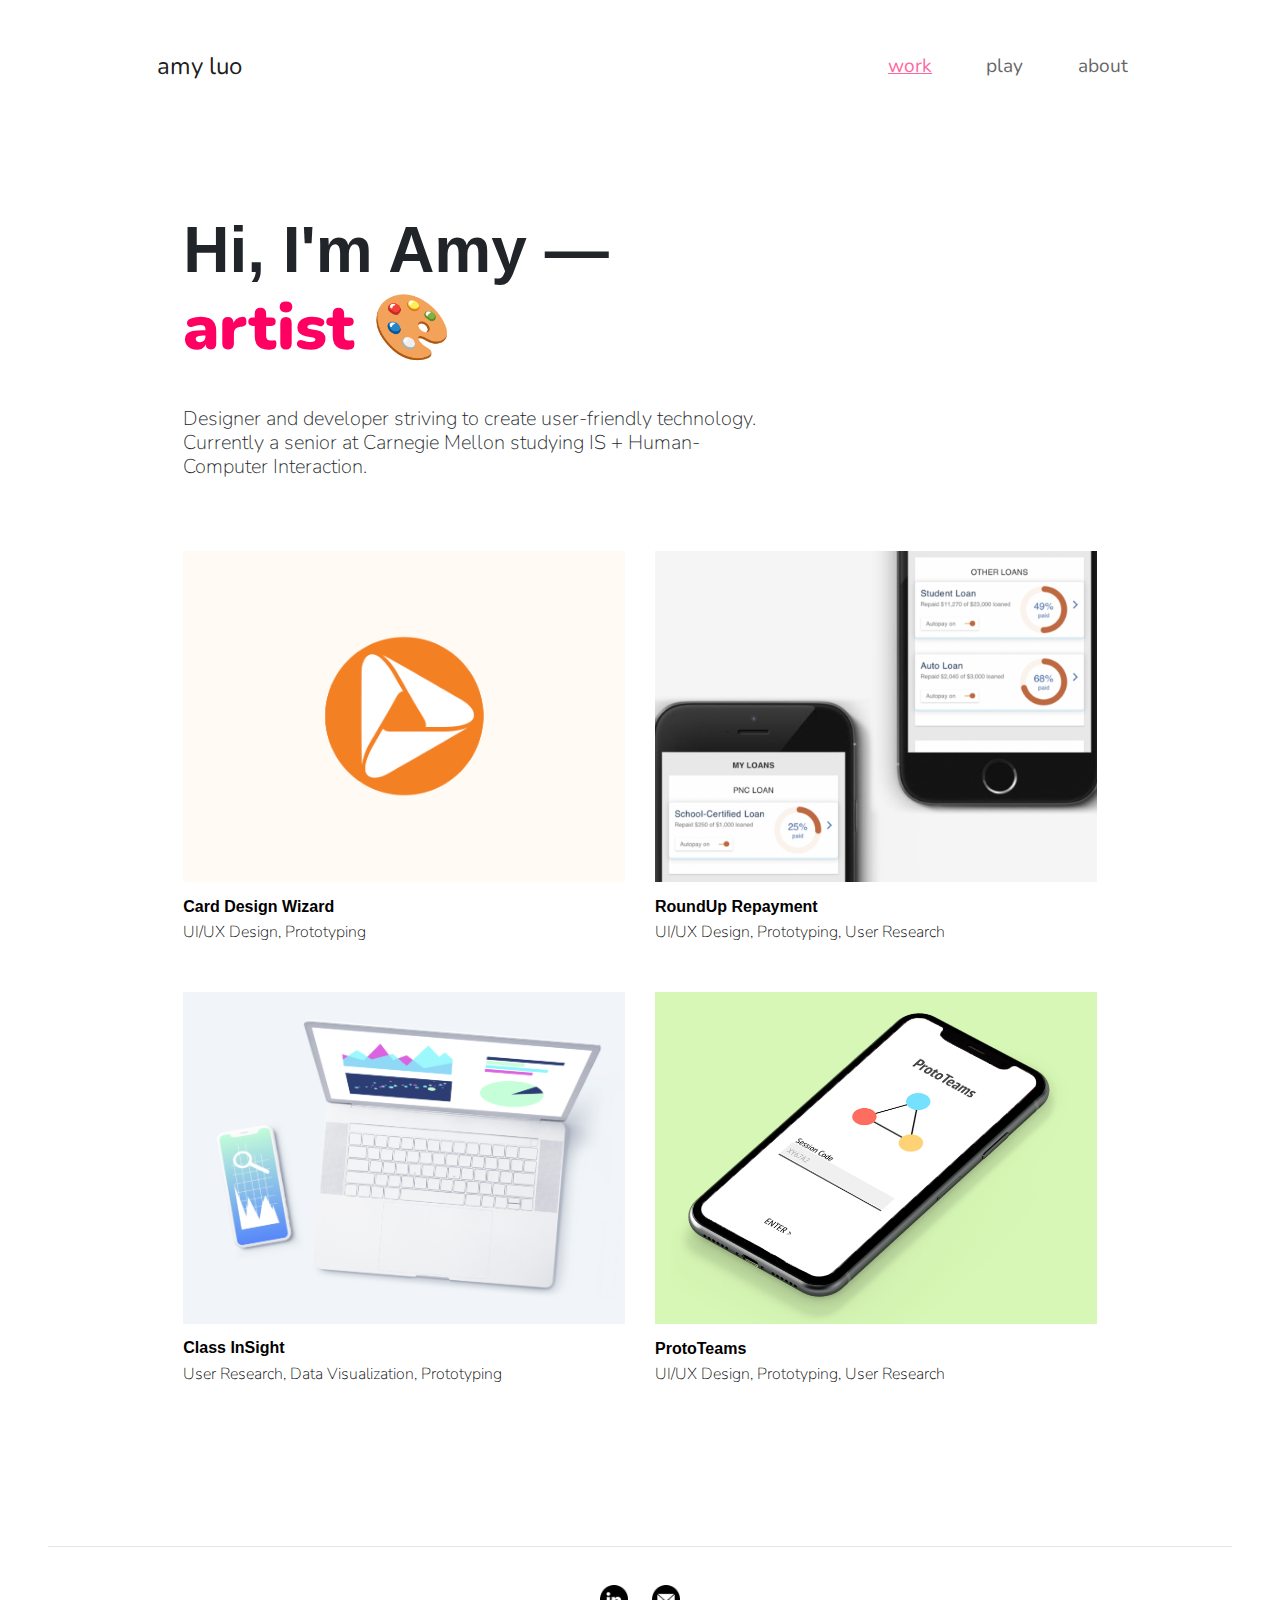
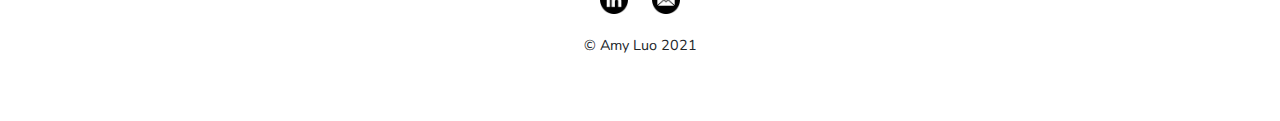
<file: index.html>
<!doctype html>
<html lang="en">
  <head>
    <!-- Required meta tags -->
    <meta charset="utf-8">
    <meta name="viewport" content="width=device-width, initial-scale=1, shrink-to-fit=no">

    <!--Animated Headline-->
    <link rel="stylesheet" href="animated-headline-master/animated-headline-master/css/style.css">
    
    <!-- Bootstrap CSS -->
    <link rel="stylesheet" href="https://stackpath.bootstrapcdn.com/bootstrap/4.3.1/css/bootstrap.min.css" integrity="sha384-ggOyR0iXCbMQv3Xipma34MD+dH/1fQ784/j6cY/iJTQUOhcWr7x9JvoRxT2MZw1T" crossorigin="anonymous">
    <!--External CSS-->
    <link rel="stylesheet" href="css/styles.css">
    
    <!--fav icon-->
    
    <link rel="apple-touch-icon" sizes="180x180" href="img/favicon/apple-touch-icon.png">
    <link rel="icon" type="image/png" sizes="32x32" href="img/favicon/favicon-32x32.png">
    <link rel="icon" type="image/png" sizes="16x16" href="img/favicon/favicon-16x16.png">
    <link rel="manifest" href="img/favicon/site.webmanifest">

    <title>amy luo</title>

    <!--fonts-->
    <link rel="preconnect" href="https://fonts.googleapis.com">
    <link rel="preconnect" href="https://fonts.gstatic.com" crossorigin>
    <link href="https://fonts.googleapis.com/css2?family=Nunito:wght@300;400;600;700&display=swap" rel="stylesheet">
    <link href="https://fonts.googleapis.com/css2?family=Work+Sans:wght@200;300;600&display=swap" rel="stylesheet">


  </head>
  <body>
    <!--Navigation Bar-->
    <div class="container">
        <nav class="navbar navbar-expand-lg navbar-light nav">
            <a class="navbar-brand" id="logo" href="index.html">amy luo</a>
            <button class="navbar-toggler" type="button" data-toggle="collapse" data-target="#navbarNavAltMarkup"
                aria-controls="navbarNavAltMarkup" aria-expanded="false" aria-label="Toggle navigation">
                <span class="navbar-toggler-icon"></span>
            </button>
            <div class="collapse navbar-collapse" id="navbarNavAltMarkup">
                <div class="navbar-nav ml-auto">
                    <a class="nav-item pg-link active" href="index.html#project1">work</a>
                    <a class="nav-item pg-link" href="play.html">play</a>
                    <a class="nav-item pg-link" href="about.html">about</a>
                </div>
            </div>
        </nav>


        <!--Heading-->
        <div class="container wrapper">
            <div class = "row pt-2">
                <div class="col-md-8 col-sm-12">
                    <br><br><br>
                    <h2 class="cd-headline rotate-1">
                        Hi, I'm Amy —
                        <p class="cd-words-wrapper">
                            <b class="is-visible">artist 🎨</b>
                            <b>designer 💡</b>
                            <b>developer 💻</b>
                        </p>
                    </h2>
                    <h5 id = "project1" class="font-light">
                        Designer and developer striving to create user-friendly technology. Currently a senior at Carnegie Mellon studying IS + Human-Computer Interaction.
                    </h5>
                </div>
            </div>
            <div class="row pt-3 pb-5">
                <!--project thumbnails-->
                <div class="col-md-6 col-sm-12">
                    <div  class="thumbnail">
                        <a href="change_card.html">
                            <div class="overlay-wrapper">
                                <div class="image-wrapper">
                                    <img src="img/change_card/thumbnail.png" alt="Change Card design">
                                    <div class="overlay">
                                        <div class="description">Modernizing a debit card design wizard
                                        </div>
                                    </div>
                                </div>
                            </div>
                            <div class="thumbnail-title">Card Design Wizard</div>
                            <div class="thumbnail-descrip">UI/UX Design, Prototyping</div>
                        </a>
                        
                    </div>
                </div>
                <div class="col-md-6 col-sm-12">
                    <div class="thumbnail">
                        <a href="roundup.html">
                            <div class="overlay-wrapper">
                                <div class="image-wrapper">
                                    <img src="img/roundup/roundup-thumbnail-01.png" alt="RoundUp">
                                    <div class="overlay">
                                        <div class="description">Teaching students financial literacy with a loan repayment app</div>
                                    </div>
                                </div>
                            </div>
                            <div class="thumbnail-title">RoundUp Repayment</div>
                            <div class="thumbnail-descrip">UI/UX Design, Prototyping, User Research</div>
                        </a>
                    </div>

                </div>
                <div class="col-md-6 col-sm-12">
                    <div class="thumbnail">
                        <a href = "insight.html">
                            <div class="overlay-wrapper">
                                <div class="image-wrapper">
                                    <img src="img/insight/thumbnail.PNG" alt="InSight">
                                    <div class="overlay">
                                        <div class="description">Helping teachers improve by visualizing classroom metrics</div>
                                    </div>
                                </div>
                            </div>
                            <div class="thumbnail-title">Class InSight</div>
                            <div class="thumbnail-descrip">User Research, Data Visualization, Prototyping</div>
                        </a>
                    </div>
                </div>
                <div class="col-md-6 col-sm-12">
                    <div class="thumbnail">
                        <a href = "prototeams.html">
                            <div class="overlay-wrapper">
                                <div class="image-wrapper">
                                    <img src="img/prototeams/mockup.png" alt="ProtoTeams">
                                    <div class="overlay">
                                        <div class="description">Facilitating interactions and forming teams in a crowd</div>
                                    </div>
                                </div>
                            </div>
                            <div class="thumbnail-title">ProtoTeams</div>
                            <div class="thumbnail-descrip">UI/UX Design, Prototyping, User Research</div>
                        </a>
                    </div>
                </div>
            </div>
        </div>
        <br><br>
    </div>
    <footer>
        <hr><br>
        <a href = "https://www.linkedin.com/in/awluo" target="_blank"><img class="icon" src="img/icons/linkedin.png" alt="linkedin"></a>
        <a href = "mailto:awluo@andrew.cmu.edu"><img class="icon" src="img/icons/email.png"></a> <br><br>
        <p>© Amy Luo 2021</p>
    </footer>

    <!-- Optional JavaScript -->
    <!-- jQuery first, then Popper.js, then Bootstrap JS -->
    <script src="js/scroll.js"></script>
    <script src="https://code.jquery.com/jquery-3.3.1.slim.min.js" integrity="sha384-q8i/X+965DzO0rT7abK41JStQIAqVgRVzpbzo5smXKp4YfRvH+8abtTE1Pi6jizo" crossorigin="anonymous"></script>
    <script src="https://cdnjs.cloudflare.com/ajax/libs/popper.js/1.14.7/umd/popper.min.js" integrity="sha384-UO2eT0CpHqdSJQ6hJty5KVphtPhzWj9WO1clHTMGa3JDZwrnQq4sF86dIHNDz0W1" crossorigin="anonymous"></script>
    <script src="https://stackpath.bootstrapcdn.com/bootstrap/4.3.1/js/bootstrap.min.js" integrity="sha384-JjSmVgyd0p3pXB1rRibZUAYoIIy6OrQ6VrjIEaFf/nJGzIxFDsf4x0xIM+B07jRM" crossorigin="anonymous"></script>
    <script src="animated-headline-master/animated-headline-master/js/jquery-2.1.1.js"></script>
    <script src="animated-headline-master/animated-headline-master/js/main.js"></script>
  </body>
</html>
</file>
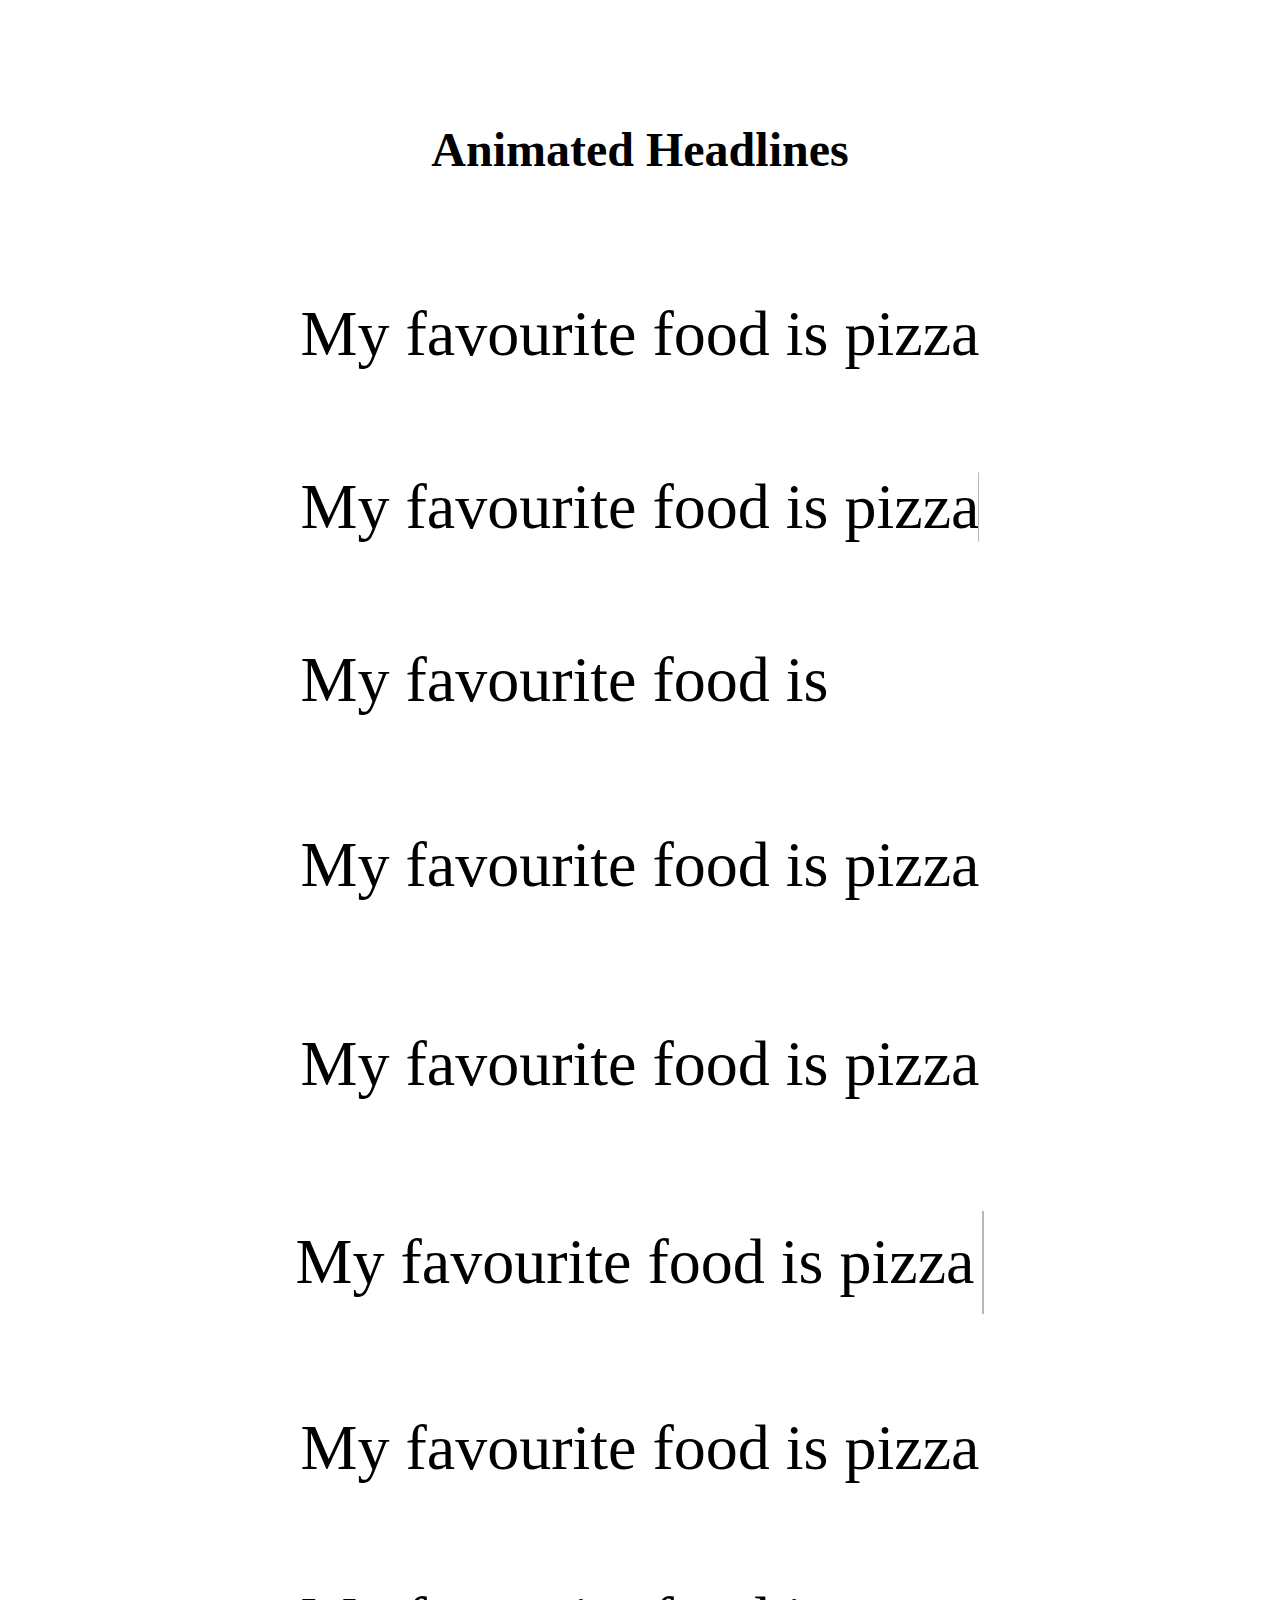
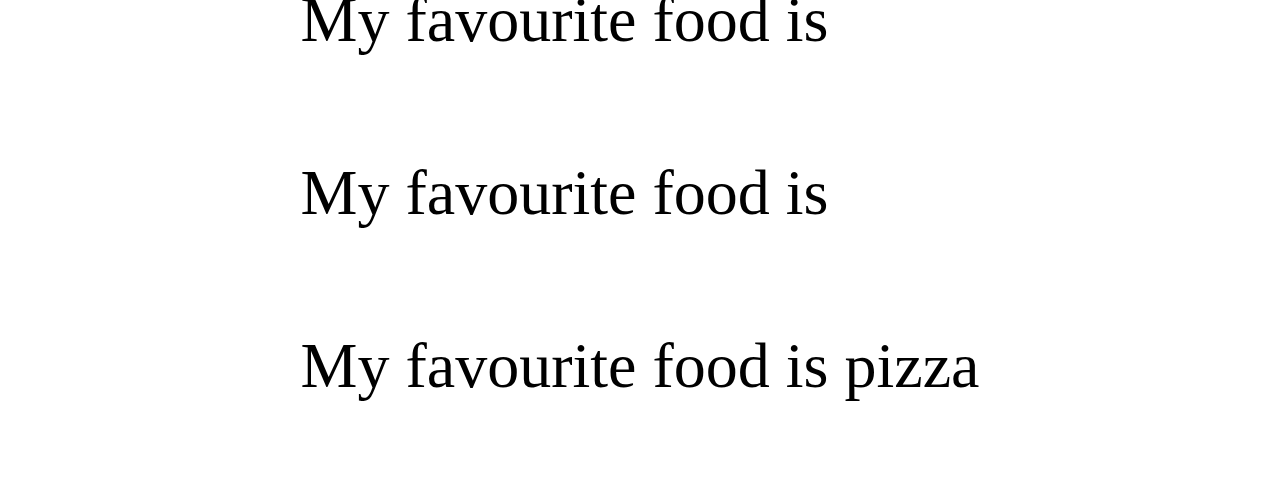
<file: animated-headline-master/animated-headline-master/index.html>
<!doctype html>
<html lang="en" class="no-js">
<head>
	<meta charset="UTF-8">
	<meta name="viewport" content="width=device-width, initial-scale=1">

	<link href='http://fonts.googleapis.com/css?family=Source+Sans+Pro:300,400,700' rel='stylesheet' type='text/css'>

	<link rel="stylesheet" href="css/reset.css"> <!-- CSS reset -->
	<link rel="stylesheet" href="css/style.css"> <!-- Resource style -->
	<script src="js/modernizr.js"></script> <!-- Modernizr -->
  	
	<title>Animated Headlines | CodyHouse</title>
</head>
<body>
	<section class="cd-title">
		<h1>Animated Headlines</h1>
	</section>
	
	<section class="cd-intro">
		<h1 class="cd-headline rotate-1">
			<span>My favourite food is</span>
			<span class="cd-words-wrapper">
				<b class="is-visible">pizza</b>
				<b>sushi</b>
				<b>steak</b>
			</span>
		</h1>
	</section> <!-- cd-intro -->
	<section class="cd-intro">
		<h1 class="cd-headline letters type">
			<span>My favourite food is</span> 
			<span class="cd-words-wrapper waiting">
				<b class="is-visible">pizza</b>
				<b>sushi</b>
				<b>steak</b>
			</span>
		</h1>
	</section> <!-- cd-intro -->
	<section class="cd-intro">
		<h1 class="cd-headline letters rotate-2">
			<span>My favourite food is</span> 
			<span class="cd-words-wrapper">
				<b class="is-visible">pizza</b>
				<b>sushi</b>
				<b>steak</b>
			</span>
		</h1>
	</section> <!-- cd-intro -->
	<section class="cd-intro">
		<h1 class="cd-headline loading-bar">
			<span>My favourite food is</span>
			<span class="cd-words-wrapper">
				<b class="is-visible">pizza</b>
				<b>sushi</b>
				<b>steak</b>
			</span>
		</h1>
	</section> <!-- cd-intro -->
	<section class="cd-intro">
		<h1 class="cd-headline slide">
			<span>My favourite food is</span>
			<span class="cd-words-wrapper">
				<b class="is-visible">pizza</b>
				<b>sushi</b>
				<b>steak</b>
			</span>
		</h1>
	</section> <!-- cd-intro -->
	<section class="cd-intro">
		<h1 class="cd-headline clip is-full-width">
			<span>My favourite food is</span>
			<span class="cd-words-wrapper">
				<b class="is-visible">pizza</b>
				<b>sushi</b>
				<b>steak</b>
			</span>
		</h1>
	</section> <!-- cd-intro -->
	<section class="cd-intro">
		<h1 class="cd-headline zoom">
			<span>My favourite food is</span>
			<span class="cd-words-wrapper">
				<b class="is-visible">pizza</b>
				<b>sushi</b>
				<b>steak</b>
			</span>
		</h1>
	</section> <!-- cd-intro -->
	<section class="cd-intro">
		<h1 class="cd-headline letters rotate-3">
			<span>My favourite food is</span> 
			<span class="cd-words-wrapper">
				<b class="is-visible">pizza</b>
				<b>sushi</b>
				<b>steak</b>
			</span>
		</h1>
	</section> <!-- cd-intro -->
	<section class="cd-intro">
		<h1 class="cd-headline letters scale">
			<span>My favourite food is</span> 
			<span class="cd-words-wrapper">
				<b class="is-visible">pizza</b>
				<b>sushi</b>
				<b>steak</b>
			</span>
		</h1>
	</section> <!-- cd-intro -->
	<section class="cd-intro">
		<h1 class="cd-headline push">
			<span>My favourite food is</span>
			<span class="cd-words-wrapper">
				<b class="is-visible">pizza</b>
				<b>sushi</b>
				<b>steak</b>
			</span>
		</h1>
	</section> <!-- cd-intro -->
<script src="js/jquery-2.1.1.js"></script>
<script src="js/main.js"></script> <!-- Resource jQuery -->
</body>
</html>
</file>
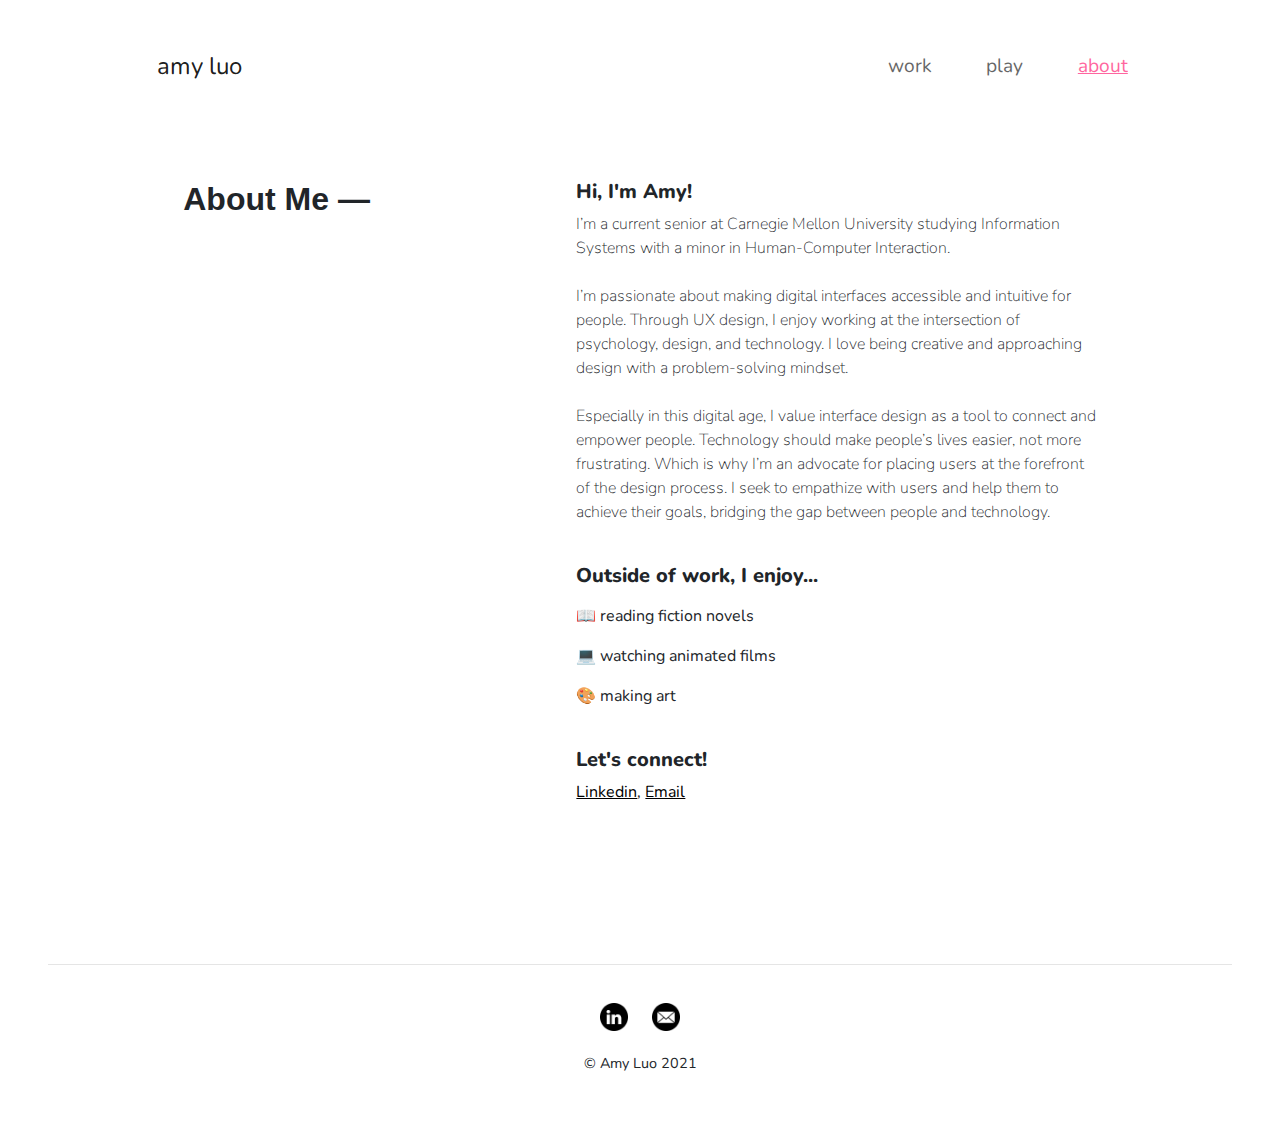
<file: about.html>
<!doctype html>
<html lang="en">
  <head>
    <!-- Required meta tags -->
    <meta charset="utf-8">
    <meta name="viewport" content="width=device-width, initial-scale=1, shrink-to-fit=no">

    <!-- Bootstrap CSS -->
    <link rel="stylesheet" href="https://stackpath.bootstrapcdn.com/bootstrap/4.3.1/css/bootstrap.min.css" integrity="sha384-ggOyR0iXCbMQv3Xipma34MD+dH/1fQ784/j6cY/iJTQUOhcWr7x9JvoRxT2MZw1T" crossorigin="anonymous">
    <!--External CSS-->
    <link rel="stylesheet" href="css/styles.css">
    
    <!--fav icon-->
    
    <link rel="apple-touch-icon" sizes="180x180" href="img/favicon/apple-touch-icon.png">
    <link rel="icon" type="image/png" sizes="32x32" href="img/favicon/favicon-32x32.png">
    <link rel="icon" type="image/png" sizes="16x16" href="img/favicon/favicon-16x16.png">
    <link rel="manifest" href="img/favicon/site.webmanifest">

    <title>amy luo</title>

    <!--fonts-->
    <link rel="preconnect" href="https://fonts.googleapis.com">
    <link rel="preconnect" href="https://fonts.gstatic.com" crossorigin>
    <link href="https://fonts.googleapis.com/css2?family=Nunito:wght@300;400;600;700&display=swap" rel="stylesheet">

  </head>
  <body>
    <!--Navigation Bar-->
    <div class="container">
        <nav class="navbar navbar-expand-lg navbar-light nav">
            <a class="navbar-brand" id="logo" href="index.html">amy luo</a>
            <button class="navbar-toggler" type="button" data-toggle="collapse" data-target="#navbarNavAltMarkup"
                aria-controls="navbarNavAltMarkup" aria-expanded="false" aria-label="Toggle navigation">
                <span class="navbar-toggler-icon"></span>
            </button>
            <div class="collapse navbar-collapse" id="navbarNavAltMarkup">
                <div class="navbar-nav ml-auto">
                    <a class="nav-item pg-link" href="index.html#project1">work</a>
                    <a class="nav-item pg-link" href="play.html">play</a>
                    <a class="nav-item pg-link active" href="about.html">about</a>
                </div>
            </div>
        </nav>


        <!--Heading-->
        <div class="container wrapper">
            <div class = "row pt-5">
                <div class="col-md-5 col-sm-12">
                    <h2 class="font-bold">
                        About Me —
                    </h2>
                </div>
                <div class="col-md-7 col-sm-12">
                    
                    <h5>Hi, I'm Amy!</h5>
                    <p class="font-light">I’m a current senior at Carnegie Mellon University studying 
                        Information Systems with a minor in Human-Computer Interaction.<br><br>
                        I’m passionate about making digital interfaces accessible and intuitive for people. Through UX design, 
                        I enjoy working at the intersection of psychology, design, and technology. I love being creative and approaching 
                        design with a problem-solving mindset.<br><br>
                        Especially in this digital age, I value interface design as a tool to connect and empower people. Technology 
                        should make people’s lives easier, not more frustrating. Which is why I’m an advocate for placing users at the 
                        forefront of the design process. I seek to empathize with users and help them to achieve their goals, bridging 
                        the gap between people and technology.<br><br>
                    </p>

                    <h5>Outside of work, I enjoy...</h5><p></p>
                    <p>📖 reading fiction novels</p>
                    <p>💻 watching animated films</p>
                    <p>🎨 making art</p>

                    <br>
                    <h5>Let's connect!</h5>
                    <a href = "https://www.linkedin.com/in/awluo">Linkedin</a>,
                    <a href = "mailto:awluo@andrew.cmu.edu">Email</a>
                    <br><br><br>

                </div>
            </div>
        </div>
        <br><br>

    </div>
    <footer>
        <hr><br>
        <a href = "https://www.linkedin.com/in/awluo" target="_blank"><img class="icon" src="img/icons/linkedin.png" alt="linkedin"></a>
        <a href = "mailto:awluo@andrew.cmu.edu"><img class="icon" src="img/icons/email.png"></a> <br><br>
        <p>© Amy Luo 2021</p>
    </footer>

    <!-- Optional JavaScript -->
    <!-- jQuery first, then Popper.js, then Bootstrap JS -->
    <script src="js/scroll.js"></script>
    <script src="https://code.jquery.com/jquery-3.3.1.slim.min.js" integrity="sha384-q8i/X+965DzO0rT7abK41JStQIAqVgRVzpbzo5smXKp4YfRvH+8abtTE1Pi6jizo" crossorigin="anonymous"></script>
    <script src="https://cdnjs.cloudflare.com/ajax/libs/popper.js/1.14.7/umd/popper.min.js" integrity="sha384-UO2eT0CpHqdSJQ6hJty5KVphtPhzWj9WO1clHTMGa3JDZwrnQq4sF86dIHNDz0W1" crossorigin="anonymous"></script>
    <script src="https://stackpath.bootstrapcdn.com/bootstrap/4.3.1/js/bootstrap.min.js" integrity="sha384-JjSmVgyd0p3pXB1rRibZUAYoIIy6OrQ6VrjIEaFf/nJGzIxFDsf4x0xIM+B07jRM" crossorigin="anonymous"></script>
  </body>
</html>
</file>
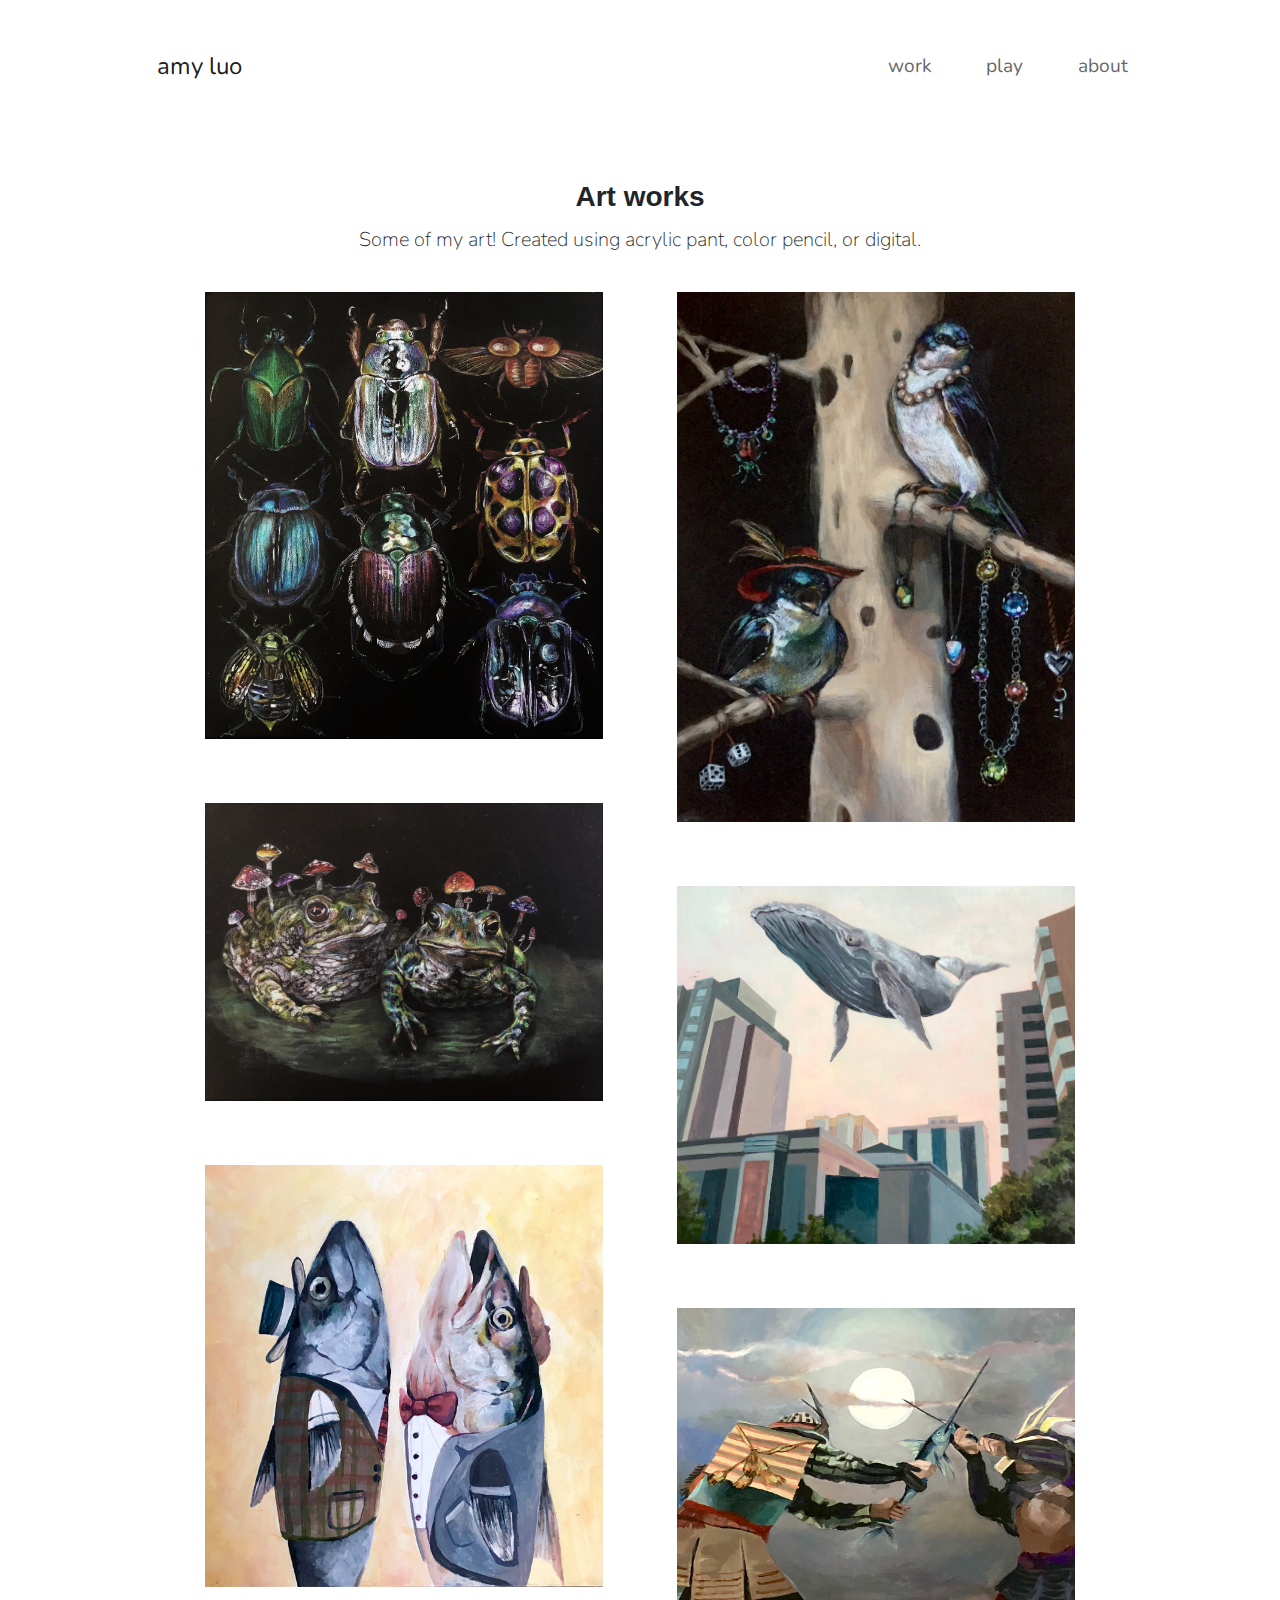
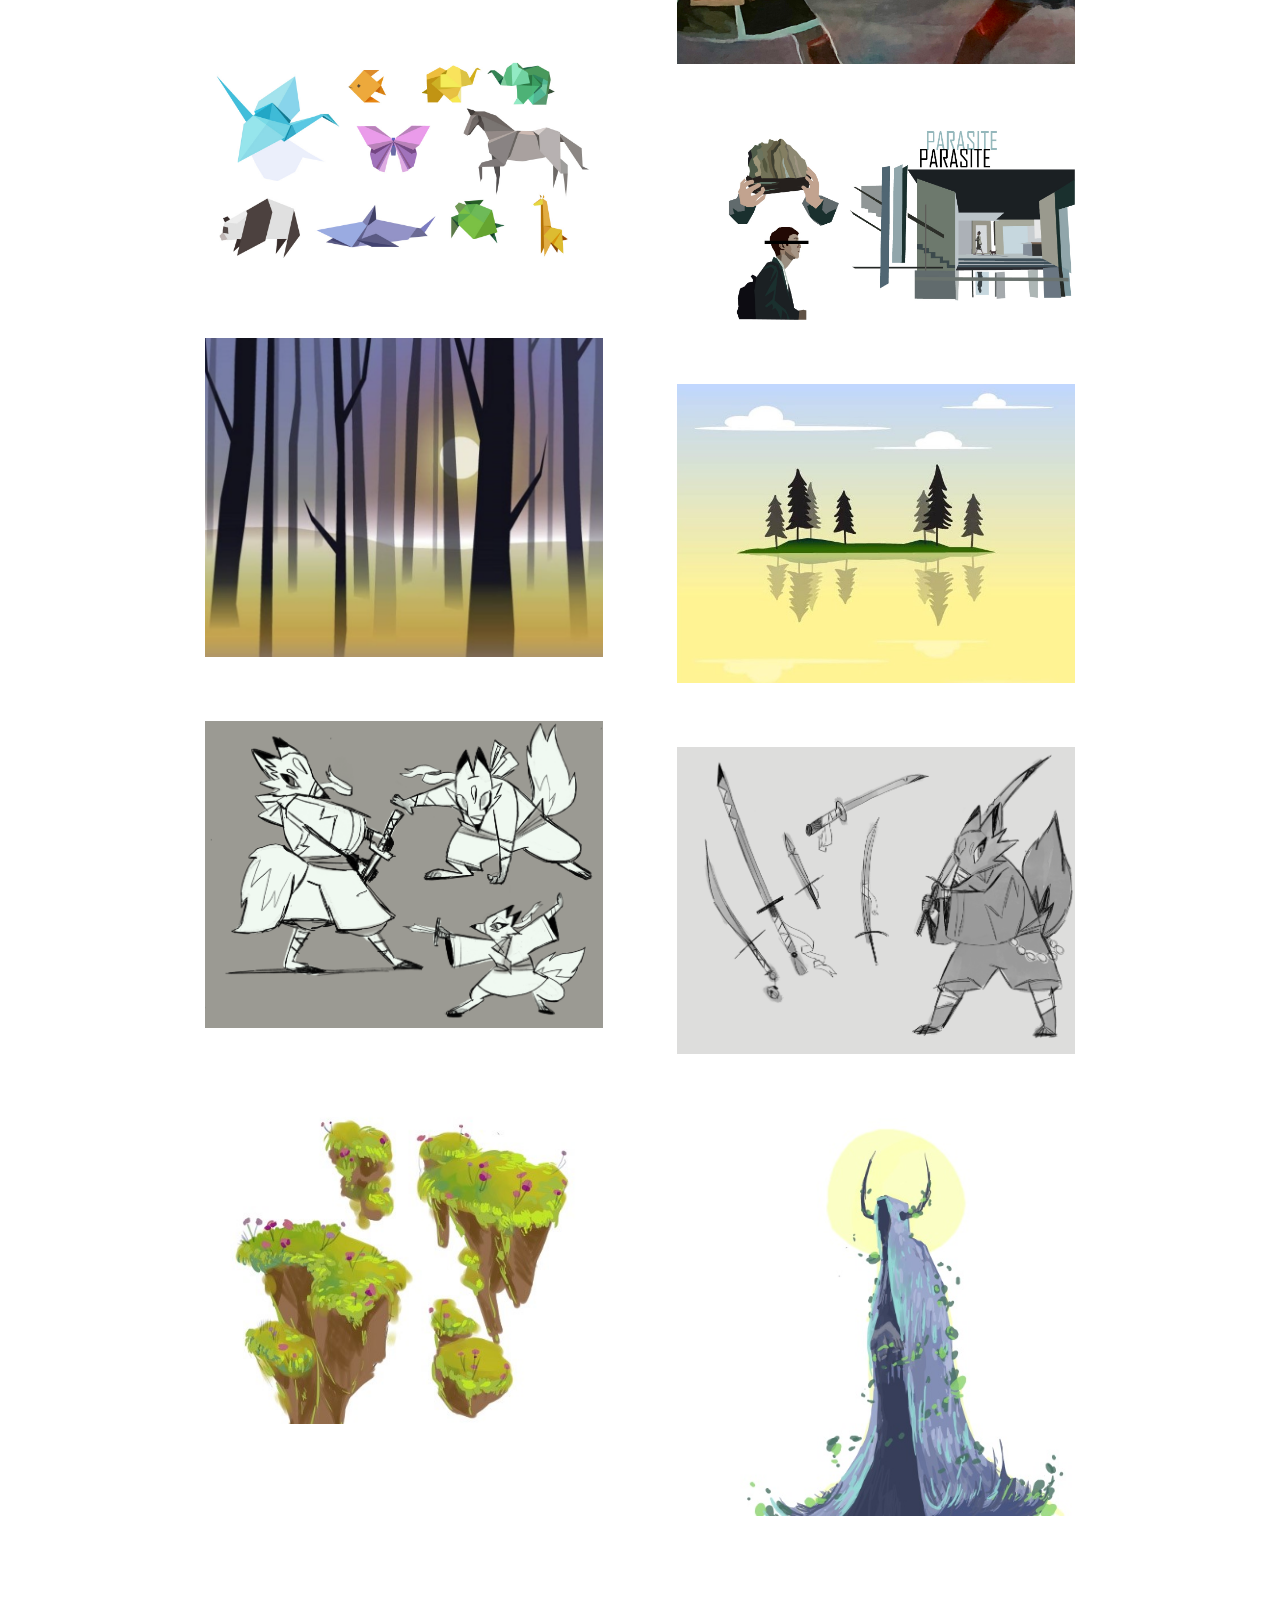
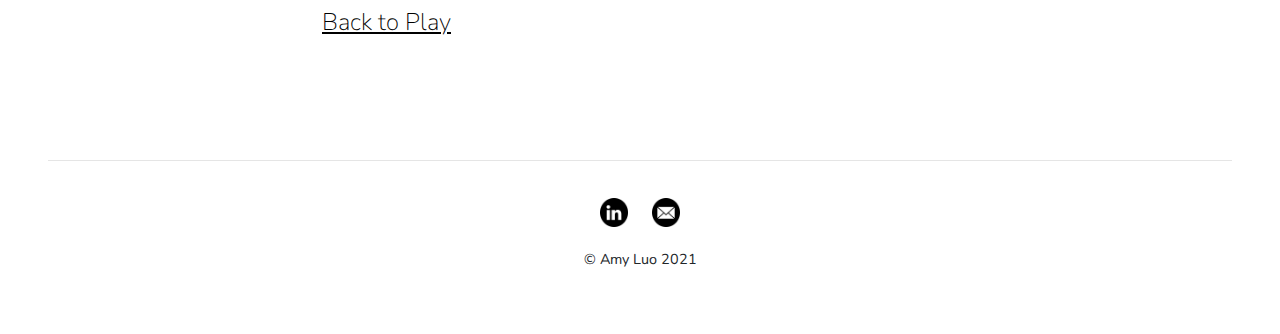
<file: art.html>
<!doctype html>
<html lang="en">
  <head>
    <!-- Required meta tags -->
    <meta charset="utf-8">
    <meta name="viewport" content="width=device-width, initial-scale=1, shrink-to-fit=no">

    <!-- Bootstrap CSS -->
    <link rel="stylesheet" href="https://stackpath.bootstrapcdn.com/bootstrap/4.3.1/css/bootstrap.min.css" integrity="sha384-ggOyR0iXCbMQv3Xipma34MD+dH/1fQ784/j6cY/iJTQUOhcWr7x9JvoRxT2MZw1T" crossorigin="anonymous">
    <!--External CSS-->
    <link rel="stylesheet" href="css/styles.css">
    
    <!--fav icon-->
    
    <link rel="apple-touch-icon" sizes="180x180" href="img/favicon/apple-touch-icon.png">
    <link rel="icon" type="image/png" sizes="32x32" href="img/favicon/favicon-32x32.png">
    <link rel="icon" type="image/png" sizes="16x16" href="img/favicon/favicon-16x16.png">
    <link rel="manifest" href="img/favicon/site.webmanifest">

    <title>amy luo</title>

    <!--fonts-->
    <link rel="preconnect" href="https://fonts.googleapis.com">
    <link rel="preconnect" href="https://fonts.gstatic.com" crossorigin>
    <link href="https://fonts.googleapis.com/css2?family=Nunito:wght@300;400;600;700&display=swap" rel="stylesheet">

  </head>
  <body>
    <!--Navigation Bar-->
    <div class="container">
        <nav class="navbar navbar-expand-lg navbar-light nav">
            <a class="navbar-brand" id="logo" href="index.html">amy luo</a>
            <button class="navbar-toggler" type="button" data-toggle="collapse" data-target="#navbarNavAltMarkup"
                aria-controls="navbarNavAltMarkup" aria-expanded="false" aria-label="Toggle navigation">
                <span class="navbar-toggler-icon"></span>
            </button>
            <div class="collapse navbar-collapse" id="navbarNavAltMarkup">
                <div class="navbar-nav ml-auto">
                    <a class="nav-item pg-link" href="index.html#project1">work</a>
                    <a class="nav-item pg-link" href="play.html">play</a>
                    <a class="nav-item pg-link" href="about.html">about</a>
                </div>
            </div>
        </nav>


        <!--Heading-->
        <div class="container project-wrapper">
            <div class = "row pt-5 ">
                <div class="col-12">
                    <h3 class="project-title">Art works</h3>
                    <h5 class="font-light project-descrip">
                        Some of my art! Created using acrylic pant, color pencil, or digital.
                    </h5>
                </div>
            </div>
        </div>

        <div class="container wrapper">
            <div class="row">
                <div class="col-md-6 col-sm-12">
                    <img class="banner" src="img/play/art/sketch.jpg">
                    <img class="banner" src="img/play/art/frogs.jpg">
                    <img class="banner" src="img/play/art/fish.jfif">
                    <img class="banner" src="img/play/art/animals.jpg">
                    <img class="banner" src="img/play/art/trees.PNG">
                    <img class="banner" src="img/play/art/thumbnails.png">
                    <img class="banner" src="img/play/art/islands.jpg">

                </div>
                <div class="col-md-6 col-sm-12s">
                    <img class="banner" src="img/play/art/birds.jfif">
                    <img class="banner" src="img/play/art/whale.jfif">
                    <img class="banner" src="img/play/art/samurai.jfif">
                    <img class="banner" src="img/play/art/parasite.jpg">
                    <img class="banner" src="img/play/art/lake.jpg">
                    <img class="banner" src="img/play/art/sword.png">
                    <img class="banner" src="img/play/art/waterman.jpg">
                </div>
            </div>
        </div>

        <div class="container project-wrapper">
            <div class="row">
                <div class="col-12">
                    <br>
                        <div class="back-button"><a href="play.html">Back to Play</a></div>
                    <br>
                </div>
            </div>
        </div>

    </div>


    <footer>
        <hr><br>
        <a href = "https://www.linkedin.com/in/awluo" target="_blank"><img class="icon" src="img/icons/linkedin.png" alt="linkedin"></a>
        <a href = "mailto:awluo@andrew.cmu.edu"><img class="icon" src="img/icons/email.png"></a> <br><br>
        <p>© Amy Luo 2021</p>
    </footer>

    <!-- Optional JavaScript -->
    <!-- jQuery first, then Popper.js, then Bootstrap JS -->
    <script src="js/scroll.js"></script>
    <script src="https://code.jquery.com/jquery-3.3.1.slim.min.js" integrity="sha384-q8i/X+965DzO0rT7abK41JStQIAqVgRVzpbzo5smXKp4YfRvH+8abtTE1Pi6jizo" crossorigin="anonymous"></script>
    <script src="https://cdnjs.cloudflare.com/ajax/libs/popper.js/1.14.7/umd/popper.min.js" integrity="sha384-UO2eT0CpHqdSJQ6hJty5KVphtPhzWj9WO1clHTMGa3JDZwrnQq4sF86dIHNDz0W1" crossorigin="anonymous"></script>
    <script src="https://stackpath.bootstrapcdn.com/bootstrap/4.3.1/js/bootstrap.min.js" integrity="sha384-JjSmVgyd0p3pXB1rRibZUAYoIIy6OrQ6VrjIEaFf/nJGzIxFDsf4x0xIM+B07jRM" crossorigin="anonymous"></script>
  </body>
</html>
</file>
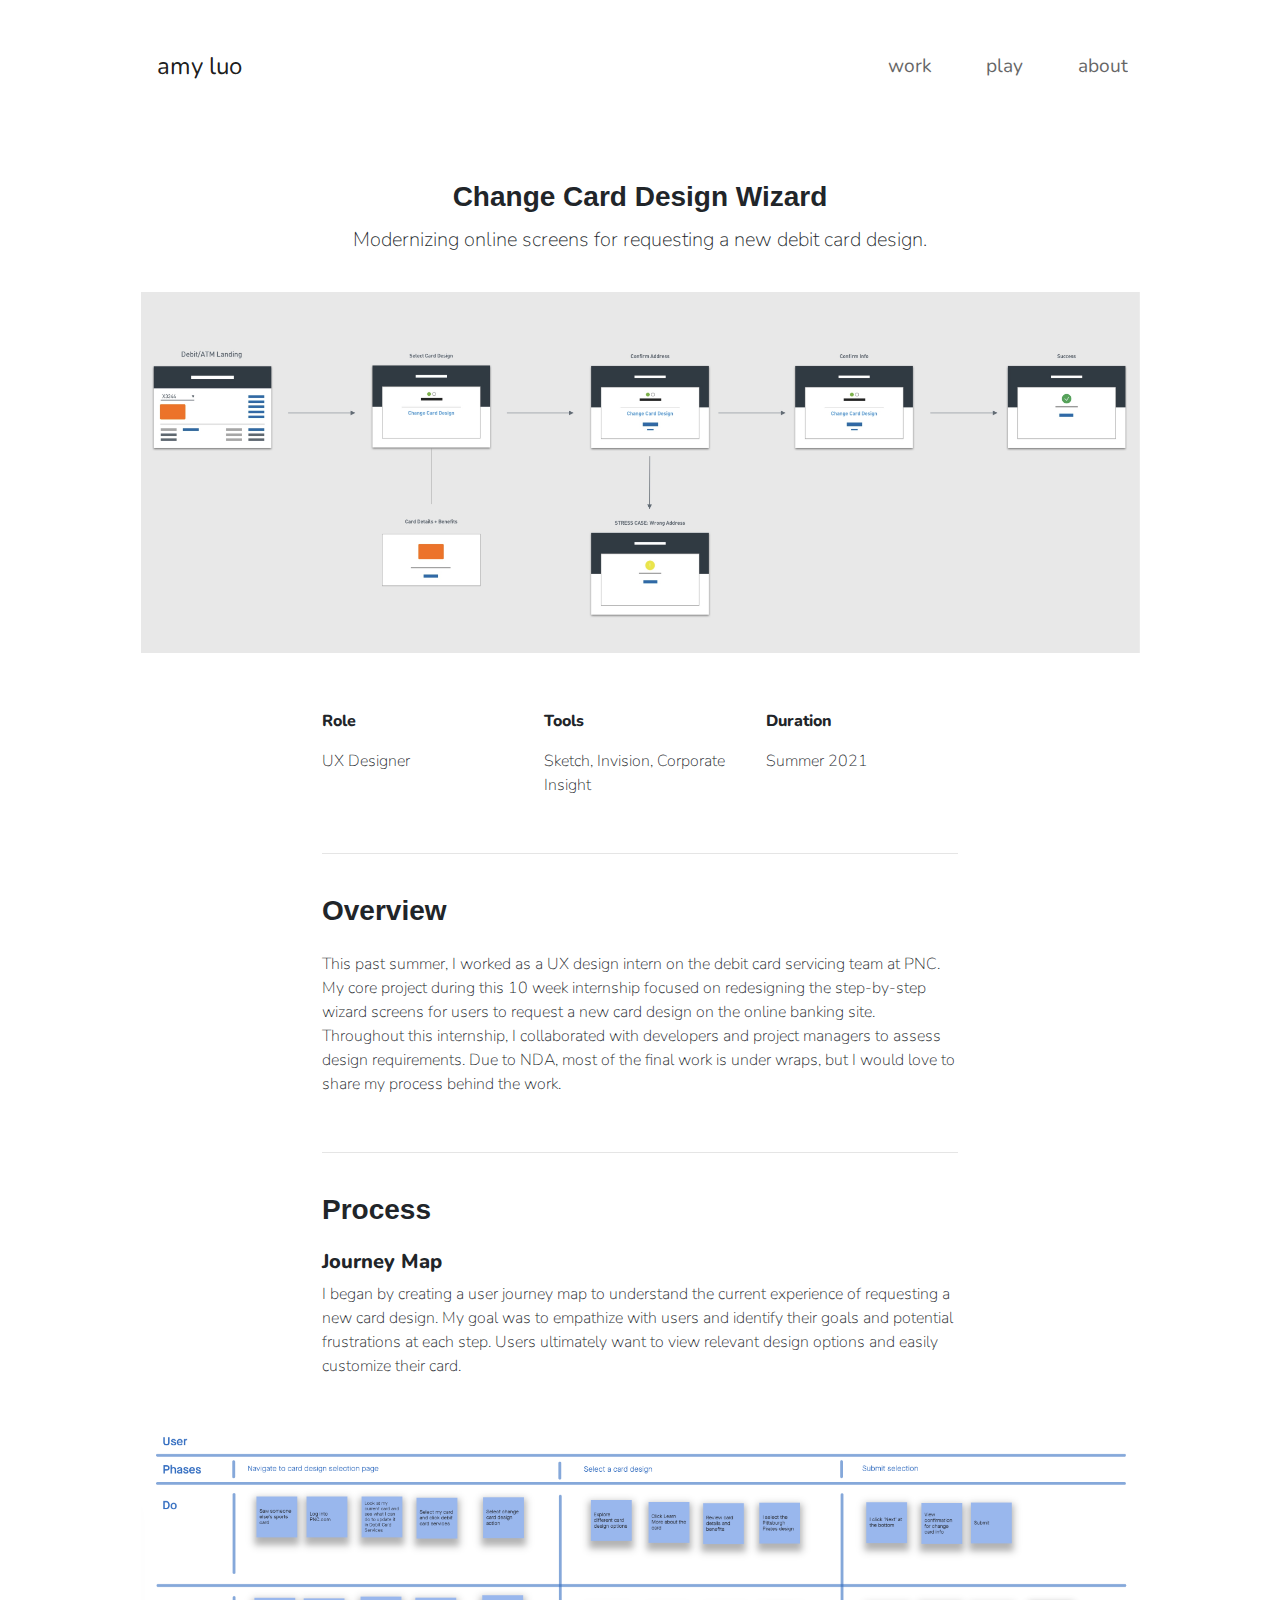
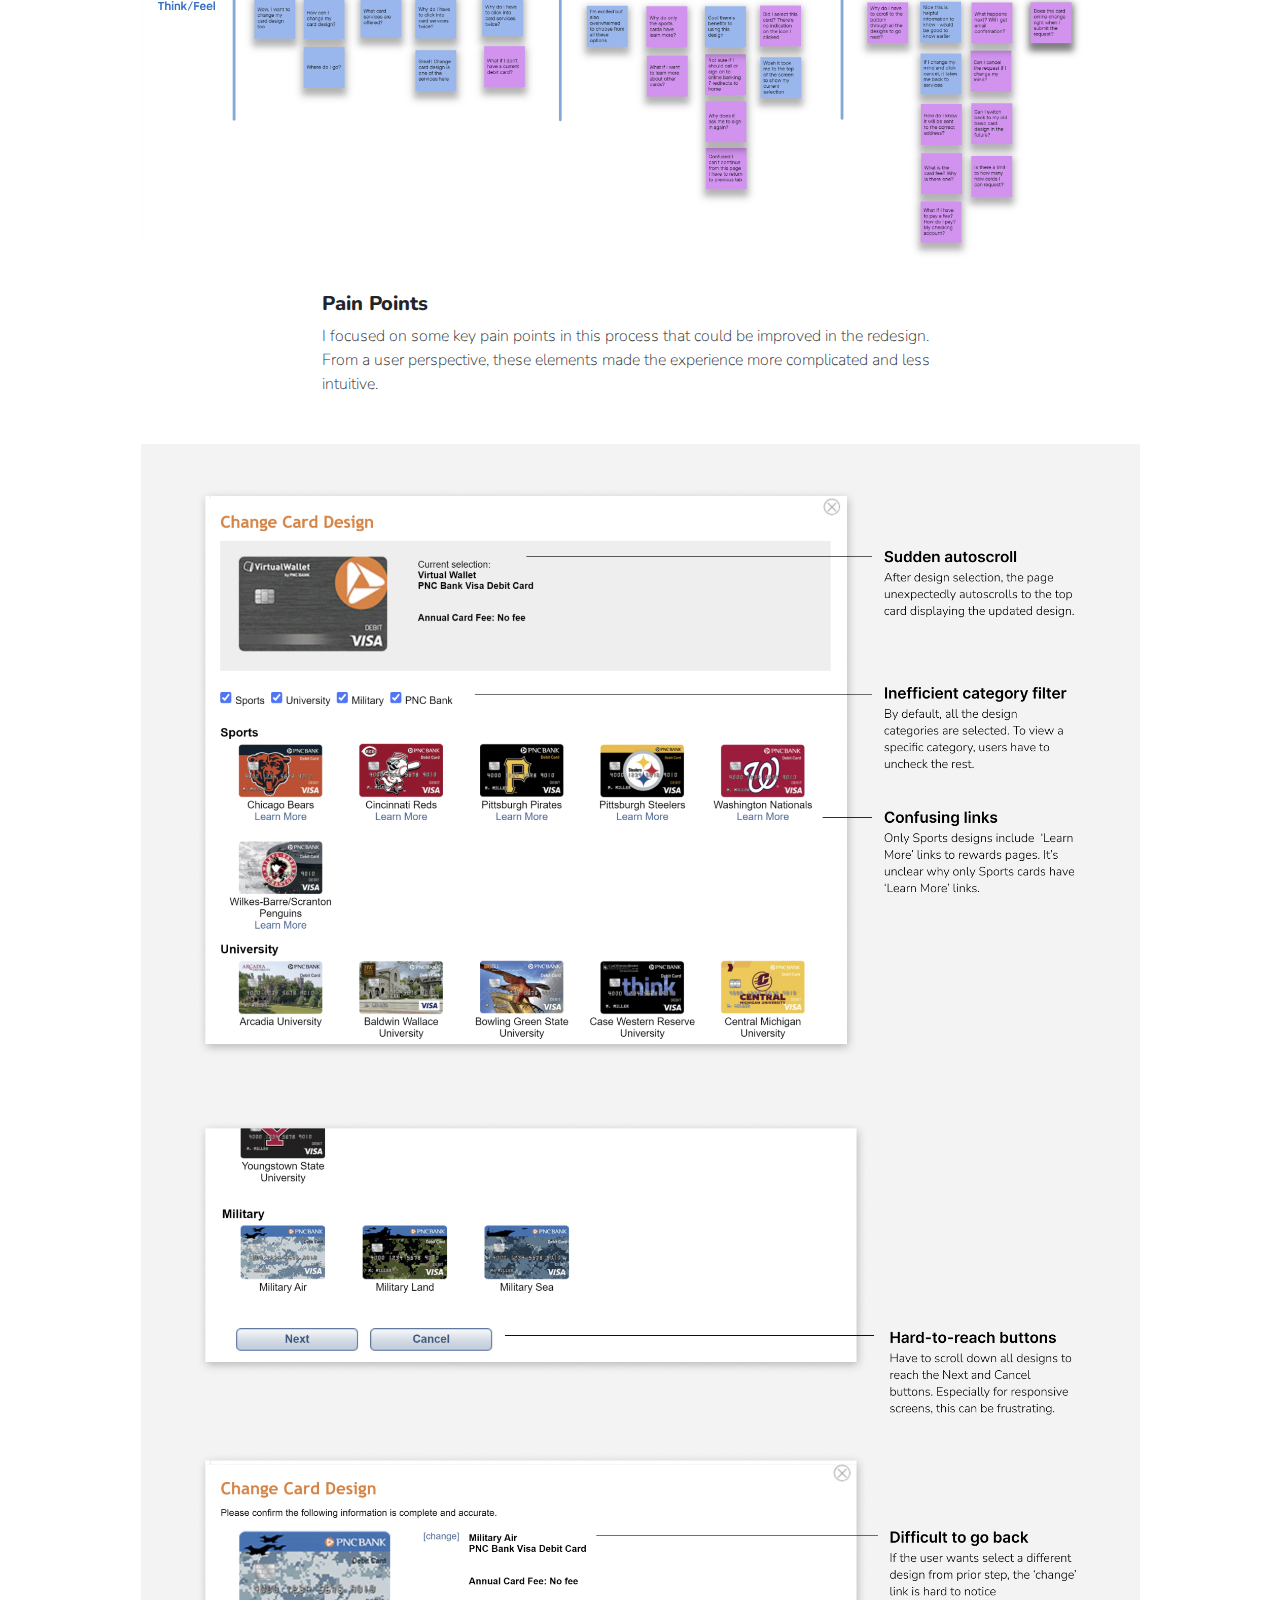
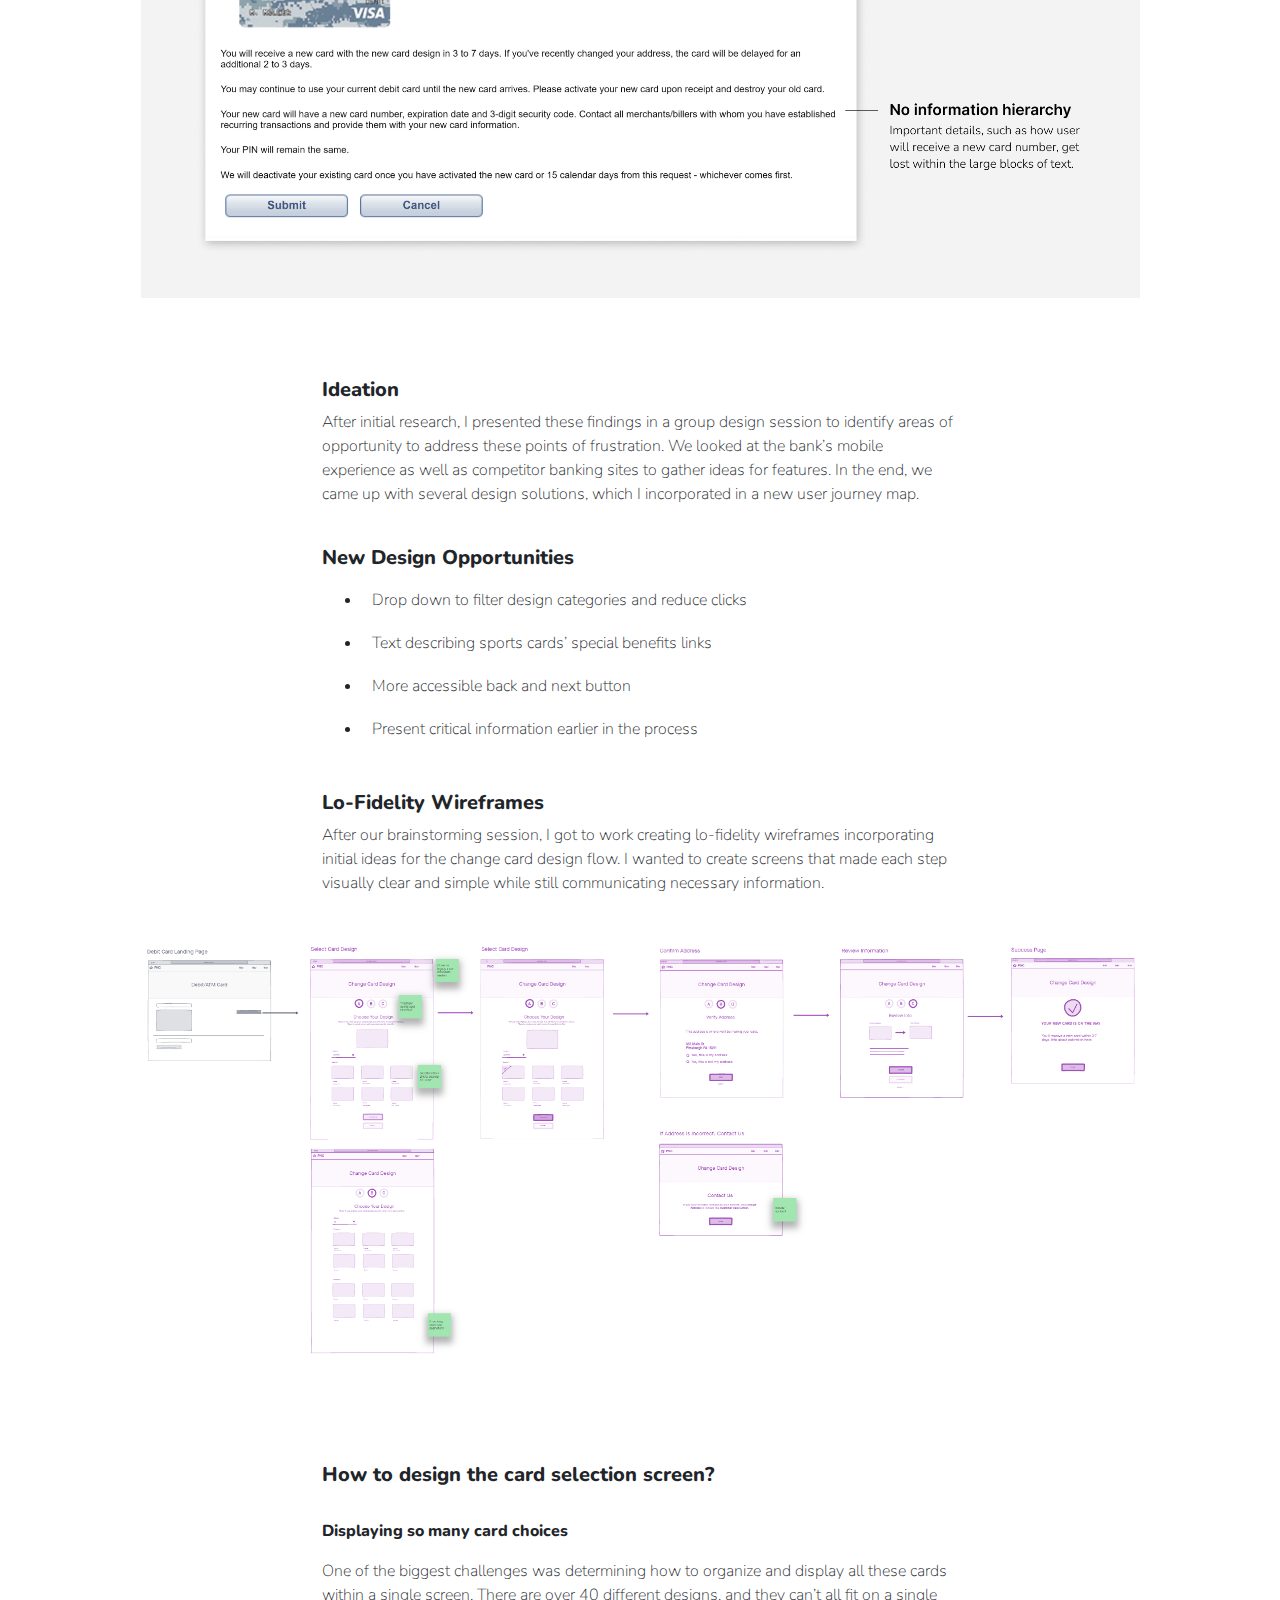
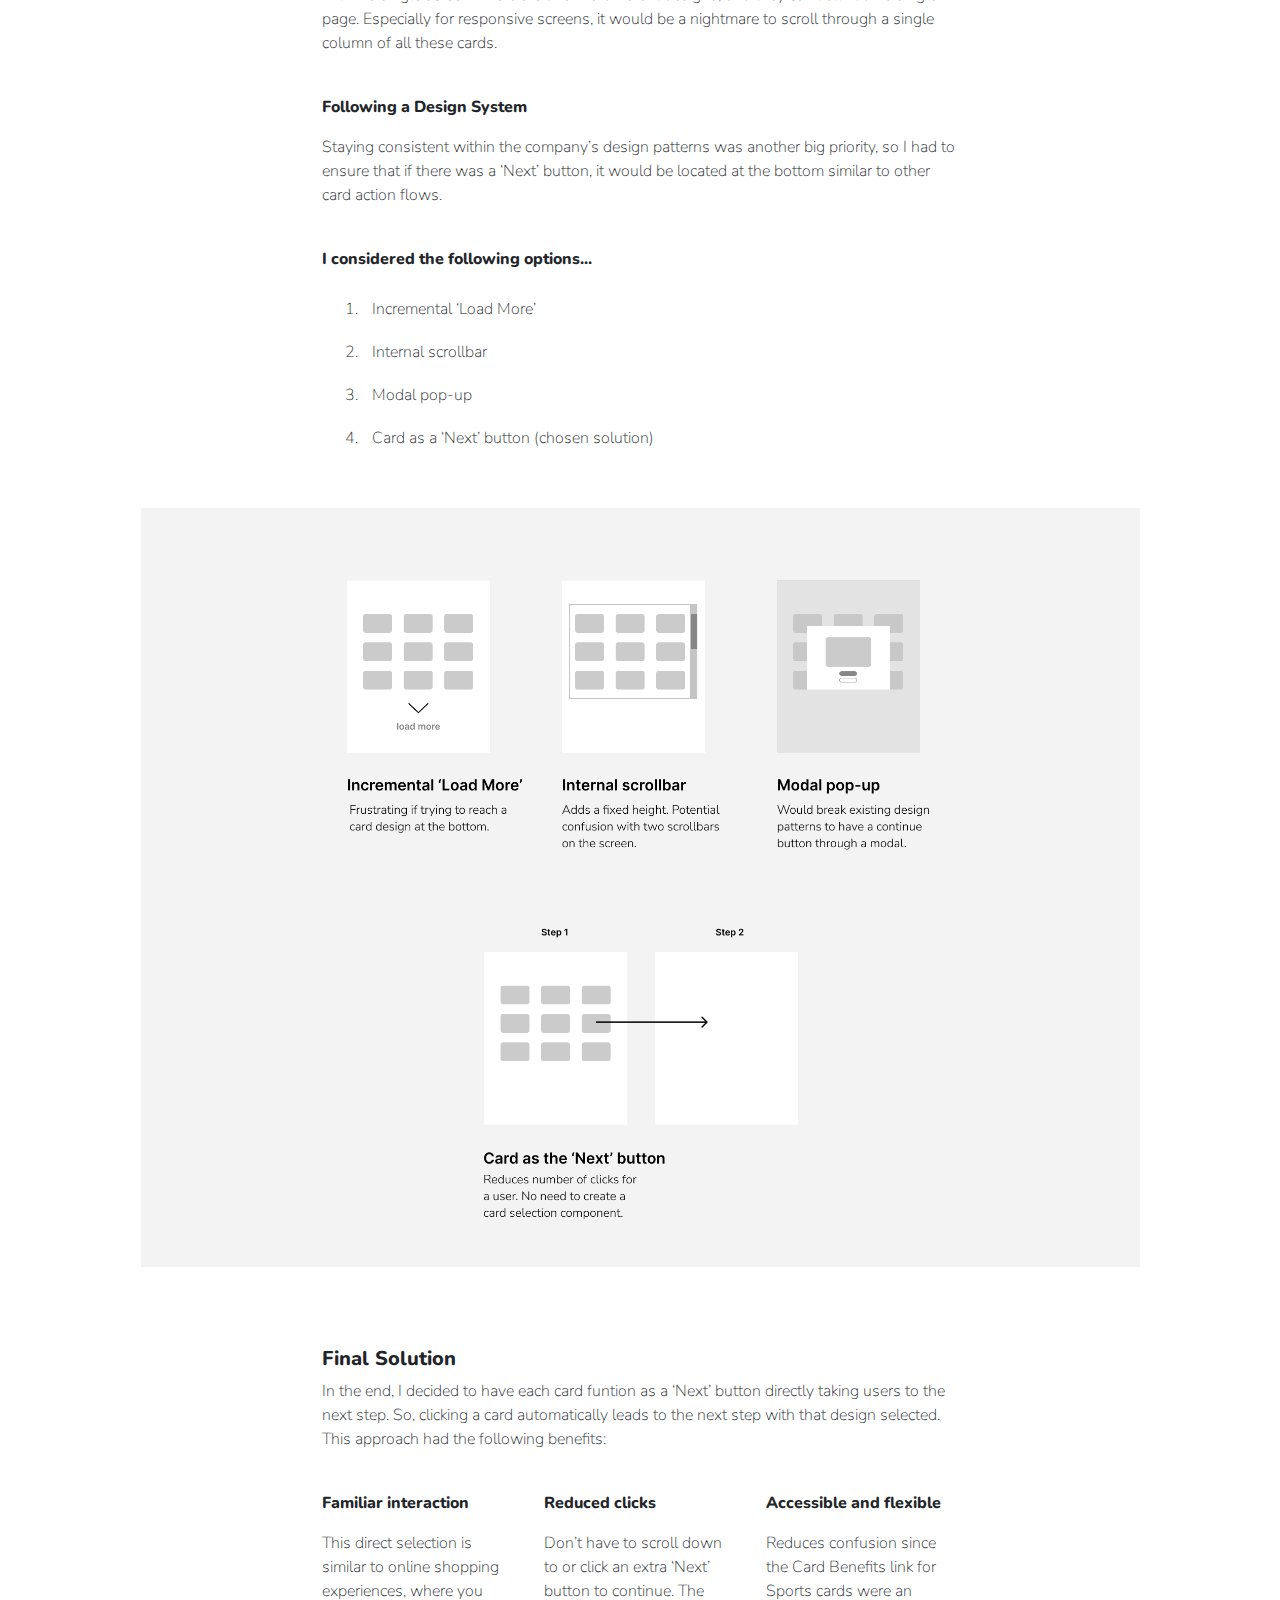
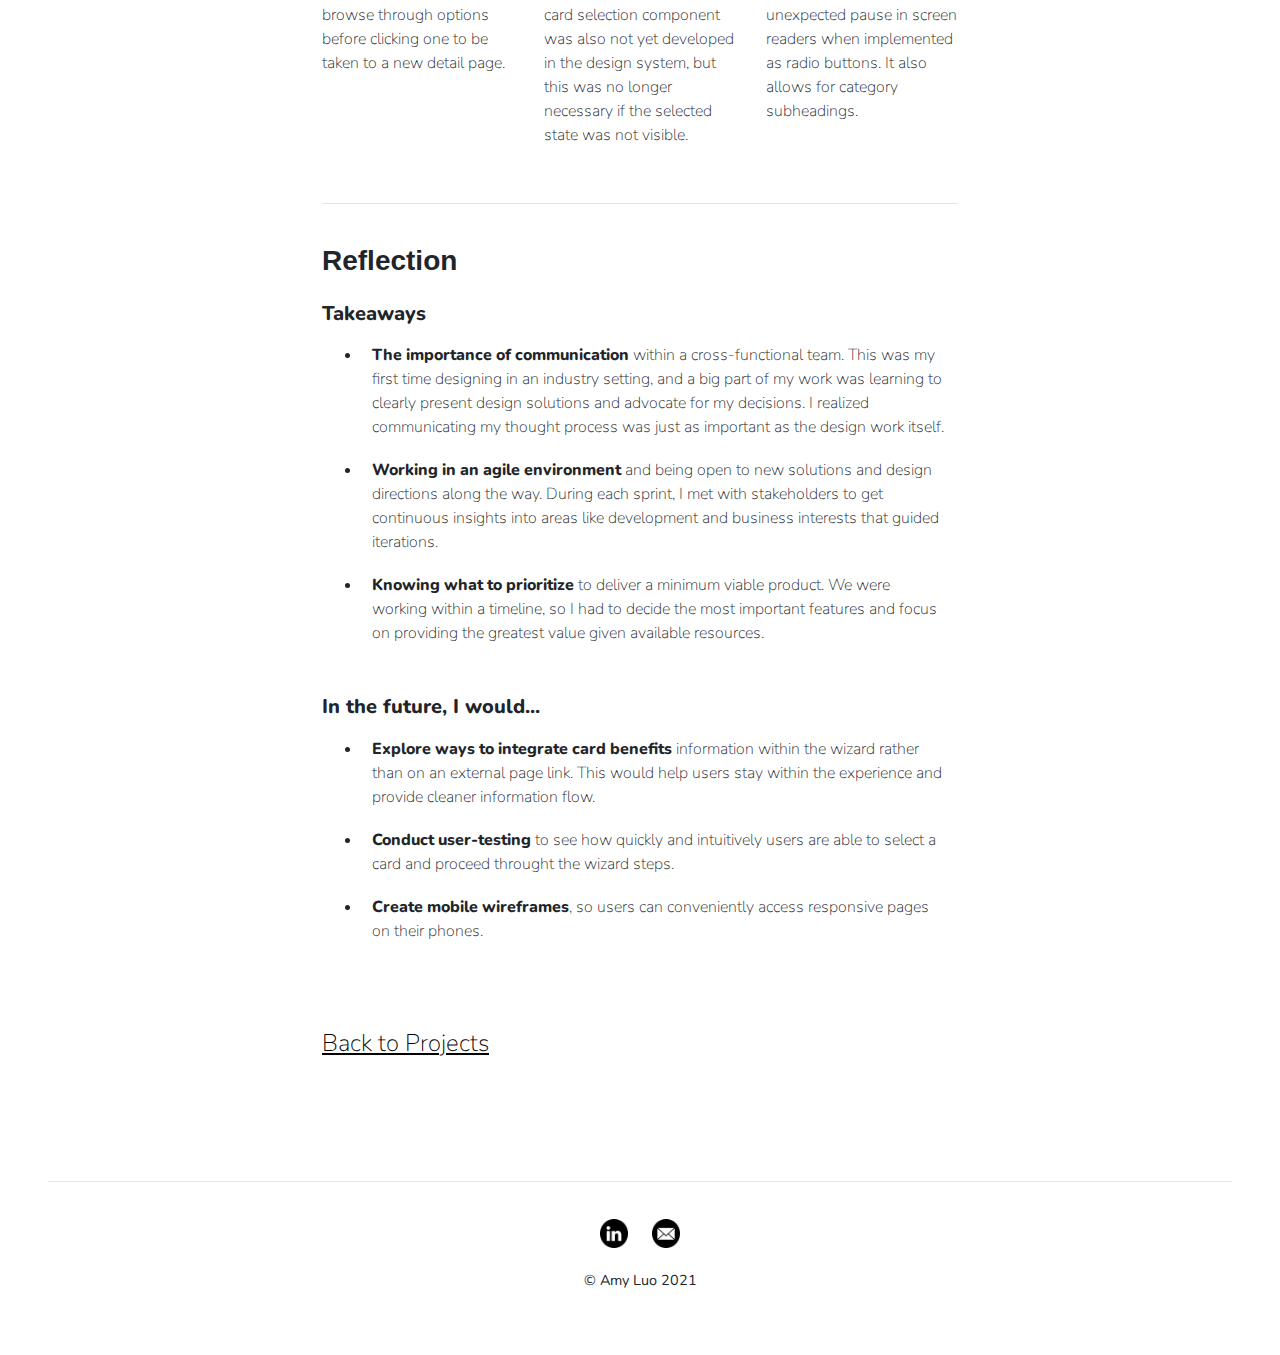
<file: change_card.html>
<!doctype html>
<html lang="en">
  <head>
    <!-- Required meta tags -->
    <meta charset="utf-8">
    <meta name="viewport" content="width=device-width, initial-scale=1, shrink-to-fit=no">

    <!-- Bootstrap CSS -->
    <link rel="stylesheet" href="https://stackpath.bootstrapcdn.com/bootstrap/4.3.1/css/bootstrap.min.css" integrity="sha384-ggOyR0iXCbMQv3Xipma34MD+dH/1fQ784/j6cY/iJTQUOhcWr7x9JvoRxT2MZw1T" crossorigin="anonymous">
    <!--External CSS-->
    <link rel="stylesheet" href="css/styles.css">
    
    <!--fav icon-->
    
    <link rel="apple-touch-icon" sizes="180x180" href="img/favicon/apple-touch-icon.png">
    <link rel="icon" type="image/png" sizes="32x32" href="img/favicon/favicon-32x32.png">
    <link rel="icon" type="image/png" sizes="16x16" href="img/favicon/favicon-16x16.png">
    <link rel="manifest" href="img/favicon/site.webmanifest">

    <title>amy luo</title>

    <!--fonts-->
    <link rel="preconnect" href="https://fonts.googleapis.com">
    <link rel="preconnect" href="https://fonts.gstatic.com" crossorigin>
    <link href="https://fonts.googleapis.com/css2?family=Nunito:wght@300;400;600;700&display=swap" rel="stylesheet">

  </head>
  <body>
    <!--Navigation Bar-->
    <div class="container">
        <nav class="navbar navbar-expand-lg navbar-light nav">
            <a class="navbar-brand" id="logo" href="index.html">amy luo</a>
            <button class="navbar-toggler" type="button" data-toggle="collapse" data-target="#navbarNavAltMarkup"
                aria-controls="navbarNavAltMarkup" aria-expanded="false" aria-label="Toggle navigation">
                <span class="navbar-toggler-icon"></span>
            </button>
            <div class="collapse navbar-collapse" id="navbarNavAltMarkup">
                <div class="navbar-nav ml-auto">
                    <a class="nav-item pg-link" href="index.html#project1">work</a>
                    <a class="nav-item pg-link" href="play.html">play</a>
                    <a class="nav-item pg-link" href="about.html">about</a>
                </div>
            </div>
        </nav>


        <!--Heading-->
        <div class="container project-wrapper">
            <div class = "row pt-5 ">
                <div class="col-12">
                    <h3 class="project-title">Change Card Design Wizard</h3>
                    <h5 class="font-light project-descrip">
                        Modernizing online screens for requesting a new debit card design.
                    </h5>
                </div>
            </div>
        </div>

        <img class="banner" src="img/change_card/user_flow.PNG"><br>


        <div class="container project-wrapper">
            <div class="row">
                <div class="col-md-4 col-sm-12">
                    <p><b>Role</b></p>
                    <p>UX Designer</p>
                </div>
                <div class="col-md-4 col-sm-12">
                    <p><b>Tools</b></p>
                    <p>Sketch, Invision, Corporate Insight</p>
                </div>
                <div class="col-md-4 col-sm-12">
                    <p><b>Duration</b></p>
                    <p>Summer 2021</p>
                </div>

                <div class="col-12">
                    <br><hr><br>
                    <h3>Overview</h3>
                    <p>
                        This past summer, I worked as a UX design intern on the debit card 
                        servicing team at PNC. My core project during this 10 week internship 
                        focused on redesigning the step-by-step wizard screens for users to 
                        request a new card design on the online banking site. Throughout this 
                        internship, I collaborated with developers and project managers to 
                        assess design requirements. Due to NDA, most of the final work is 
                        under wraps, but I would love to share my process behind the work. 
                    </p>
                    <br><hr><br>
                    <h3>Process</h3>
                    <h5>Journey Map</h5>
                    <p>
                        I began by creating a user journey map to understand the current 
                        experience of requesting a new card design. My goal was to empathize 
                        with users and identify their goals and potential frustrations at each 
                        step. Users ultimately want to view relevant design options and easily 
                        customize their card.
                    </p>
                </div>
            </div>
        </div>

        <img class="banner" src="img/change_card/legacy_journey_map.PNG" alt="Journey Map">

        <div class="container project-wrapper">
            <div class="row">
                <div class="col-12">
            
                    <h5>Pain Points</h5>
                    <p>
                        I focused on some key pain points in this process that could be improved 
                        in the redesign. From a user perspective, these elements made the experience 
                        more complicated and less intuitive.
                    </p>
                </div>
            </div>
        </div>

        <img class="banner" src="img/change_card/pain_points.png" alt="Pain Points">

        <div class="container project-wrapper">
            <div class="row">
                <div class="col-12">
            
                    <br><br>
                    <h5>Ideation</h5>
                    <p>
                        After initial research, I presented these findings in a group design session 
                        to identify areas of opportunity to address these points of frustration. We 
                        looked at the bank’s mobile experience as well as competitor banking sites to 
                        gather ideas for features. In the end, we came up with several design solutions, 
                        which I incorporated in a new user journey map.
                    </p>
                    <br>
                    <h5>New Design Opportunities</h5>
                    <ul>
                        <li>Drop down to filter design categories and reduce clicks</li>
                        <li>Text describing sports cards’ special benefits links</li>
                        <li>More accessible back and next button</li>
                        <li>Present critical information earlier in the process</li>
                    </ul>

                    <br>
                    <h5>Lo-Fidelity Wireframes</h5>
                    <p>
                        After our brainstorming session, I got to work creating lo-fidelity 
                        wireframes incorporating initial ideas for the change card design 
                        flow. I wanted to create screens that made each step visually clear 
                        and simple while still communicating necessary information.
                    </p>
                </div>
            </div>
        </div>

        <img class="banner" src="img/change_card/lo_fi_wireframes.PNG" alt="Lofi wireframes">

        <div class="container project-wrapper">
            <div class="row">
                <div class="col-12">
            
                    <br><br><br>
                    <h5>How to design the card selection screen?</h5>
                    <br>
                    <p><b>Displaying so many card choices</b></p>
                    <p>One of the biggest challenges was determining how to organize and display 
                        all these cards within a single screen. There are over 40 different designs, 
                        and they can’t all fit on a single page. Especially for responsive screens, it 
                        would be a nightmare to scroll through a single column of all these cards. </p>
                    <br>
                    <p><b>Following a Design System</b></p>
                    <p>Staying consistent within the company’s design patterns was another big priority, 
                        so I had to ensure that if there was a ‘Next’ button, it would be located at the 
                        bottom similar to other card action flows.</p>
                    <br>
                    <p><b>I considered the following options...</b></p>
                    <ol>
                        <li>Incremental ‘Load More’</li>
                        <li>Internal scrollbar</li>
                        <li>Modal pop-up</li>
                        <li>Card as a ‘Next’ button (chosen solution)</li>
                    </ol>
                </div>
            </div>
        </div>      

        <img class="banner" src="img/change_card/button_solutions.png" alt="Button Solutions">

        <div class="container project-wrapper">
            <div class="row">
                <div class="col-12">
            
                    <br><br>
                    <h5>Final Solution</h5>
                    <p>
                        In the end, I decided to have each card funtion as a ‘Next’ button directly taking 
                        users to the next step. So, clicking a card automatically leads to the next step with 
                        that design selected. This approach had the following benefits:
                    </p>
                </div>
                <div class="col-md-4 col-sm-12">
                    <br>
                    <p><b>Familiar interaction</b></p>
                    <p>This direct selection is similar to online shopping experiences, where you browse through 
                        options before clicking one to be taken to a new detail page. </p>
                </div>
                <div class="col-md-4 col-sm-12">
                    <br>
                    <p><b>Reduced clicks</b></p>
                    <p>Don’t have to scroll down to or click an extra ‘Next’ button to continue. The card selection 
                        component was also not yet developed in the design system, but this was no longer necessary 
                        if the selected state was not visible.</p>
                </div>
                <div class="col-md-4 col-sm-12">
                    <br>
                    <p><b>Accessible and flexible</b></p>
                    <p>Reduces confusion since the Card Benefits link for Sports cards were an unexpected pause in 
                        screen readers when implemented as radio buttons. It also allows for category subheadings.</p>
                </div>
                <div class="col-12">
                    <br><hr><br>
                    <h3>Reflection</h3>
                    <h5>Takeaways</h5>
                    <ul>
                        <li><b>The importance of communication</b> within a cross-functional team. This was my first time designing 
                            in an industry setting, and a big part of my work was learning to clearly present design solutions 
                            and advocate for my decisions. I realized communicating my thought process
                            was just as important as the design work itself.</li>
                        <li><b>Working in an agile environment</b> and being open to new solutions and design directions along the way. 
                            During each sprint, I met with stakeholders to get continuous insights into areas like development and 
                            business interests that guided iterations.</li>
                        <li><b>Knowing what to prioritize</b> to deliver a minimum viable product. We were working within a timeline, so I had 
                            to decide the most important features and focus on providing the greatest value given available resources.</li>
                    </ul>
                    <br>
                    <h5>In the future, I would...</h5>
                    <ul>
                        <li><b>Explore ways to integrate card benefits</b> information within the wizard rather than on an external page link. 
                            This would help users stay within the experience and provide cleaner information flow.</li>
                        <li><b>Conduct user-testing</b> to see how quickly and intuitively users are able to select a card and proceed throught the wizard steps.</li>
                        <li><b>Create mobile wireframes</b>, so users can conveniently access responsive pages on their phones.</li>
                    </ul>
                    <br>
                    <div class="back-button"><a href="index.html#project1">Back to Projects</a></div>
                    <br>
                    
                </div>
            </div>
        </div>
    </div>


    <footer>
        <hr><br>
        <a href = "https://www.linkedin.com/in/awluo" target="_blank"><img class="icon" src="img/icons/linkedin.png" alt="linkedin"></a>
        <a href = "mailto:awluo@andrew.cmu.edu"><img class="icon" src="img/icons/email.png"></a> <br><br>
        <p>© Amy Luo 2021</p>
    </footer>

    <!-- Optional JavaScript -->
    <!-- jQuery first, then Popper.js, then Bootstrap JS -->
    <script src="js/scroll.js"></script>
    <script src="https://code.jquery.com/jquery-3.3.1.slim.min.js" integrity="sha384-q8i/X+965DzO0rT7abK41JStQIAqVgRVzpbzo5smXKp4YfRvH+8abtTE1Pi6jizo" crossorigin="anonymous"></script>
    <script src="https://cdnjs.cloudflare.com/ajax/libs/popper.js/1.14.7/umd/popper.min.js" integrity="sha384-UO2eT0CpHqdSJQ6hJty5KVphtPhzWj9WO1clHTMGa3JDZwrnQq4sF86dIHNDz0W1" crossorigin="anonymous"></script>
    <script src="https://stackpath.bootstrapcdn.com/bootstrap/4.3.1/js/bootstrap.min.js" integrity="sha384-JjSmVgyd0p3pXB1rRibZUAYoIIy6OrQ6VrjIEaFf/nJGzIxFDsf4x0xIM+B07jRM" crossorigin="anonymous"></script>
  </body>
</html>
</file>
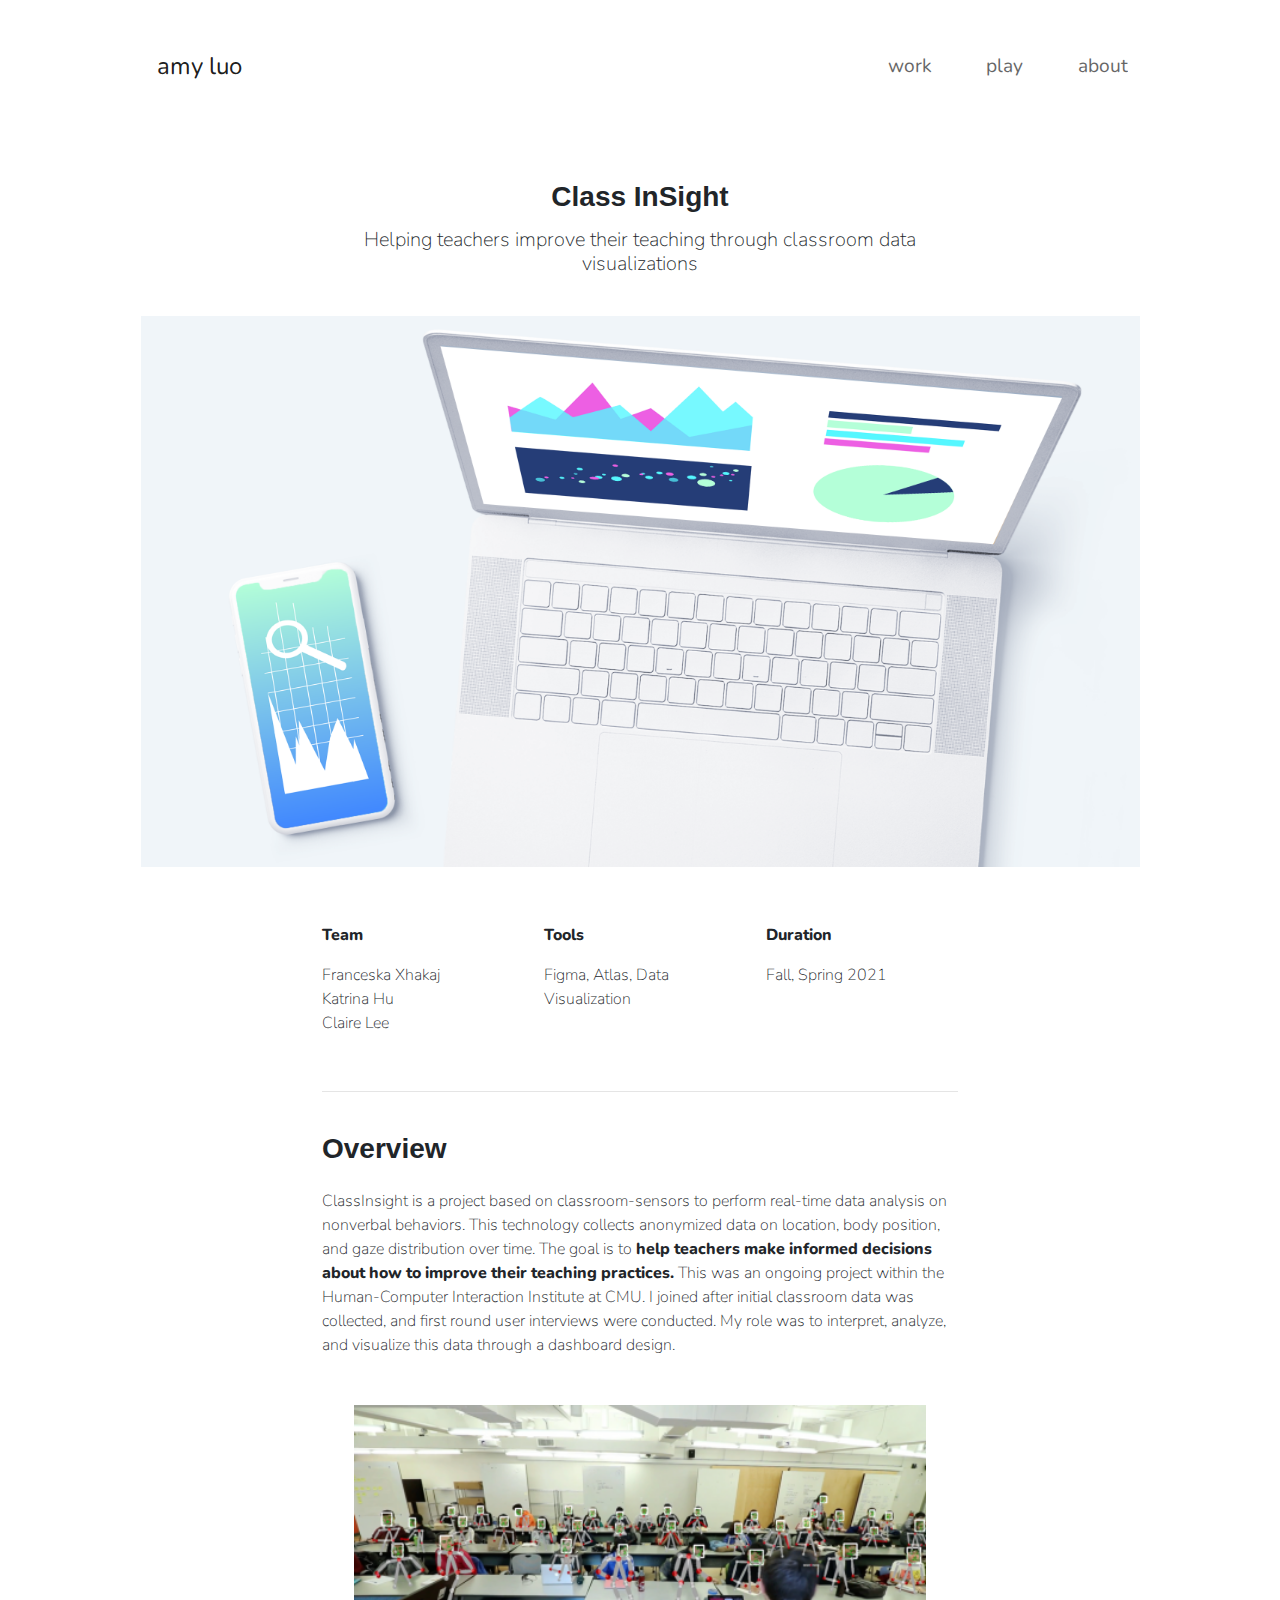
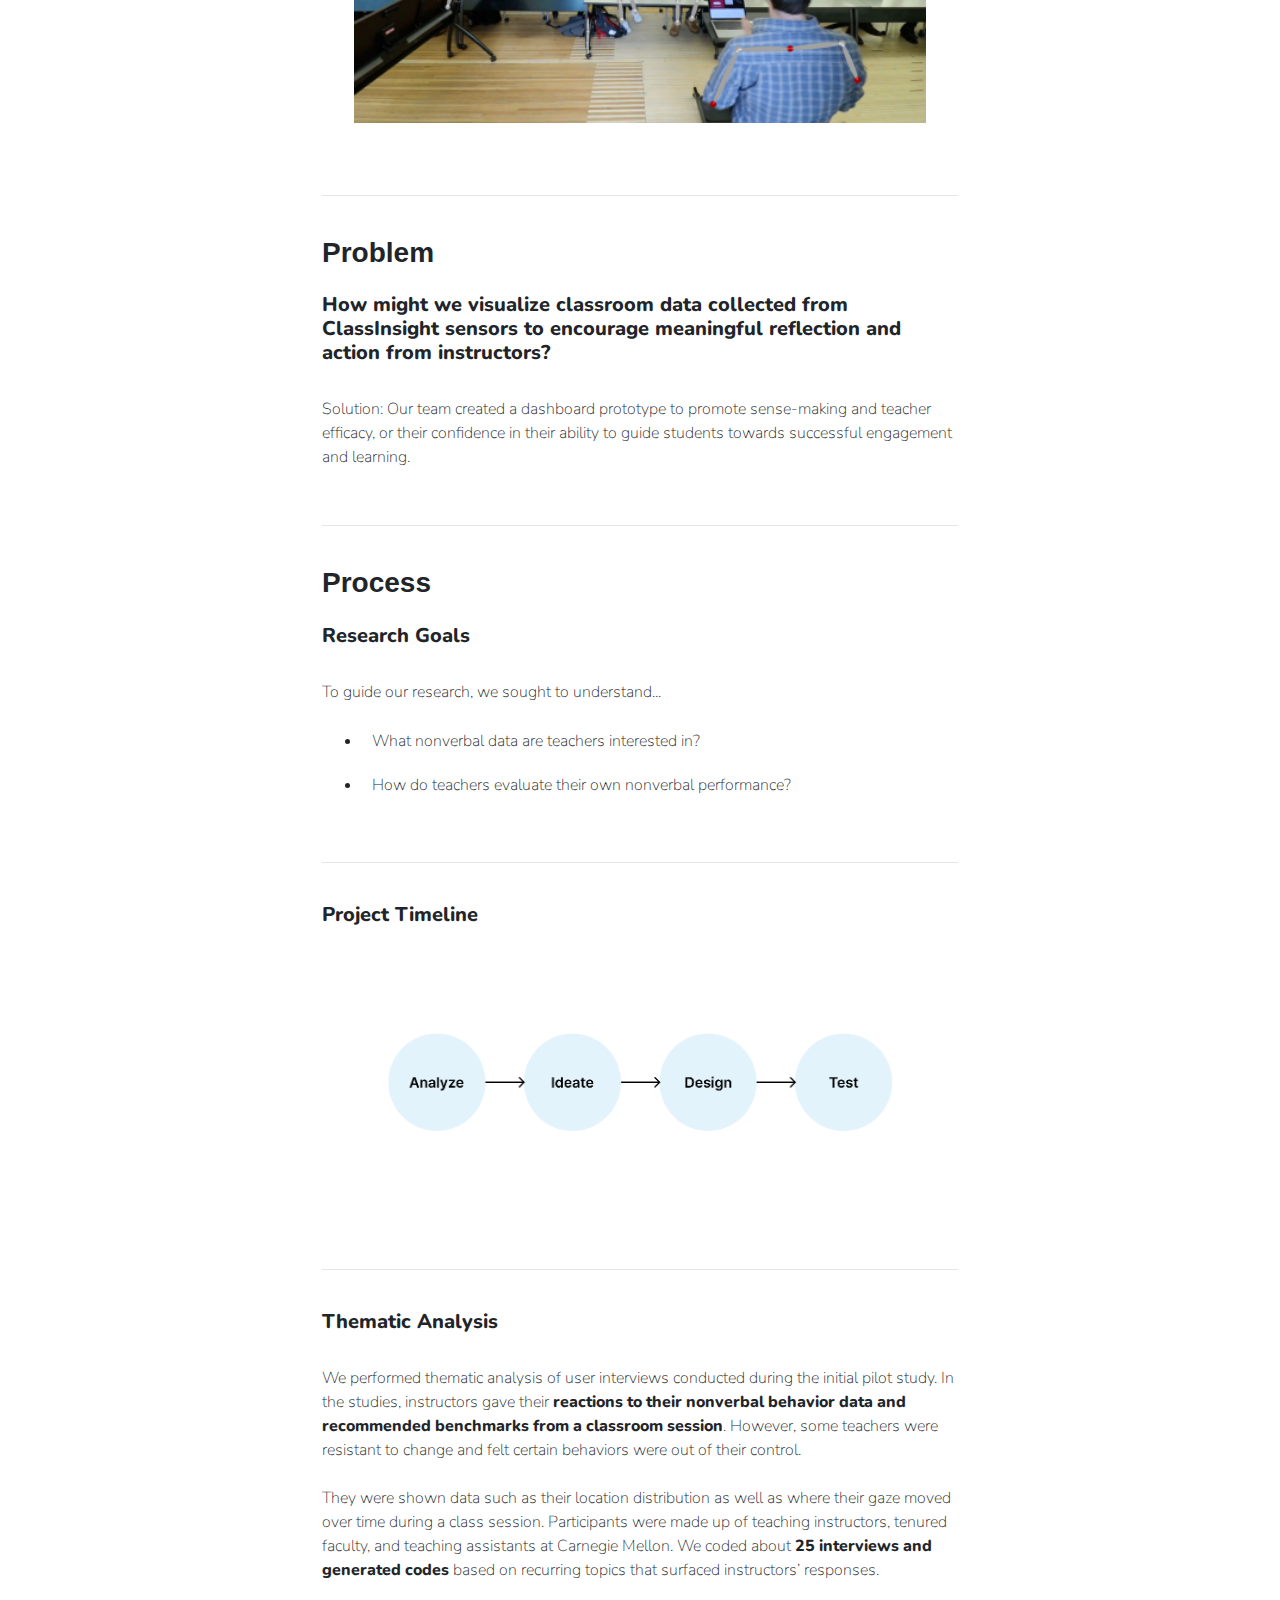
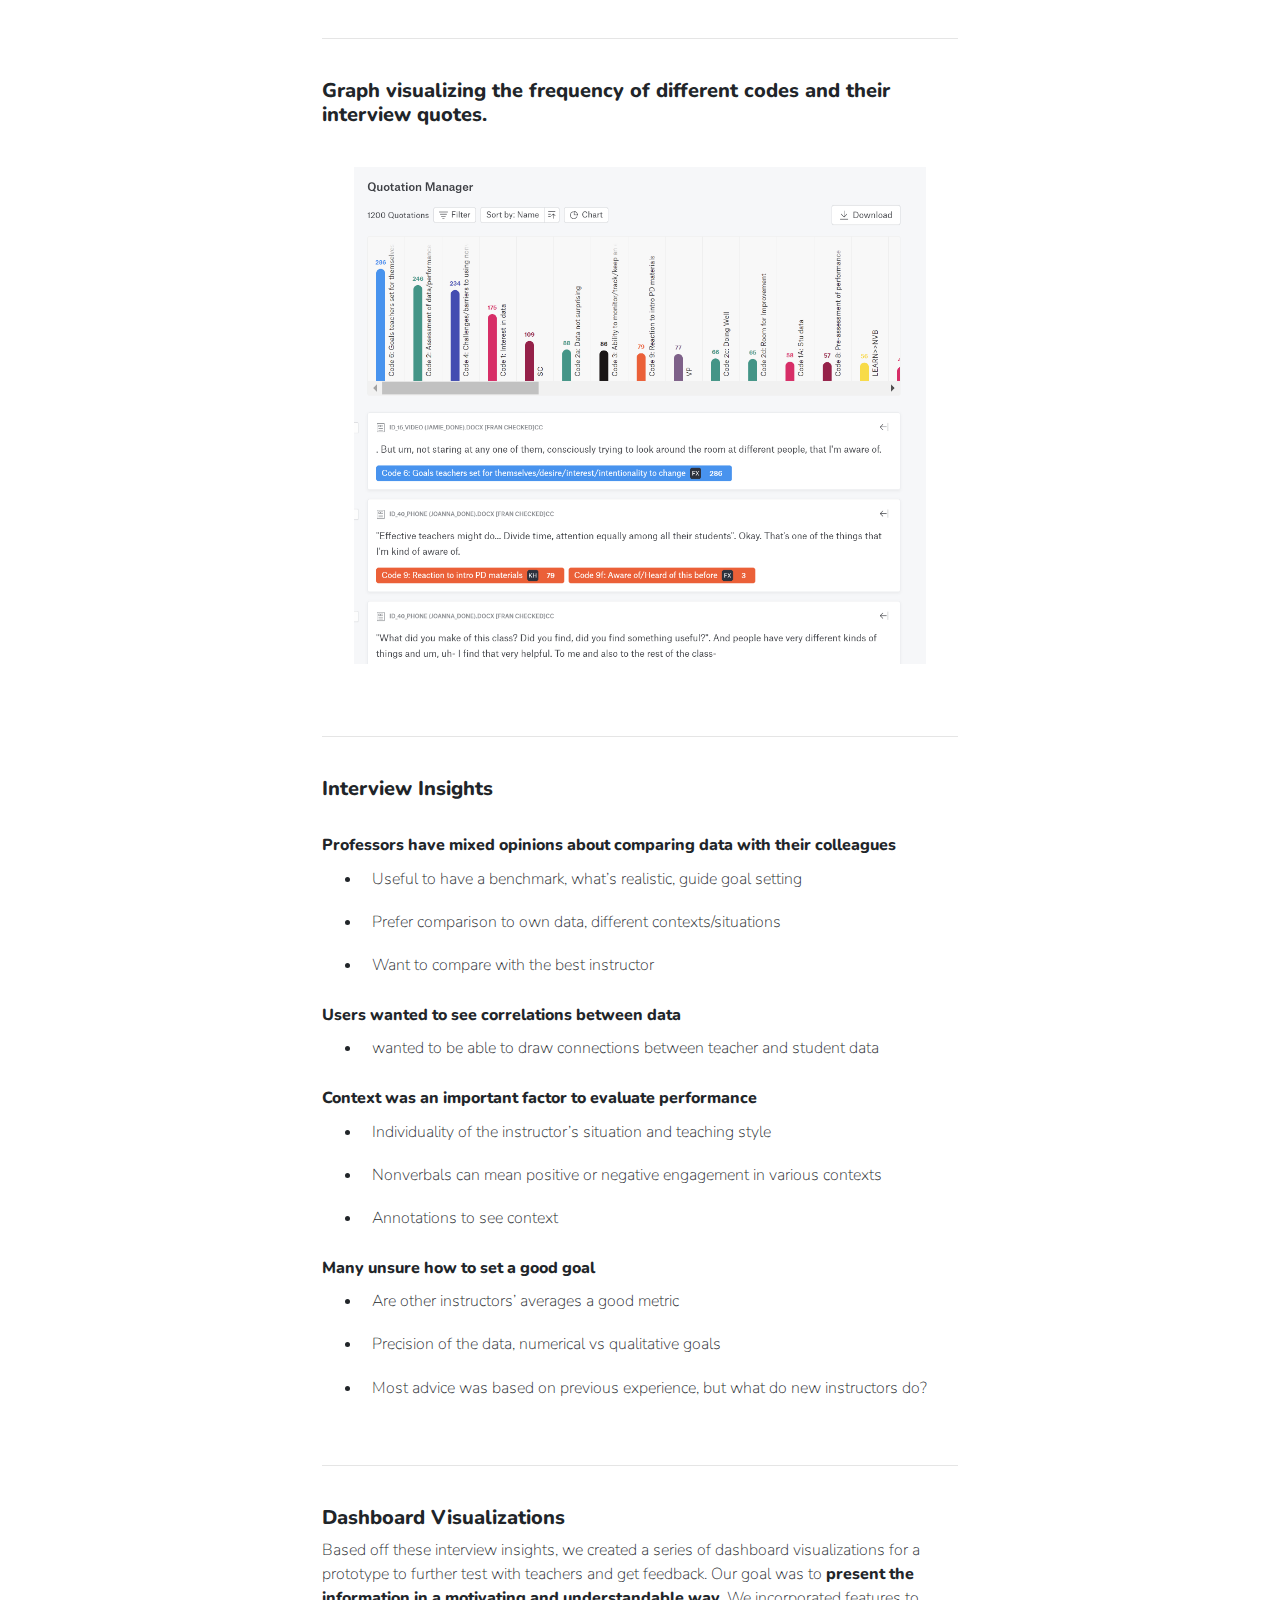
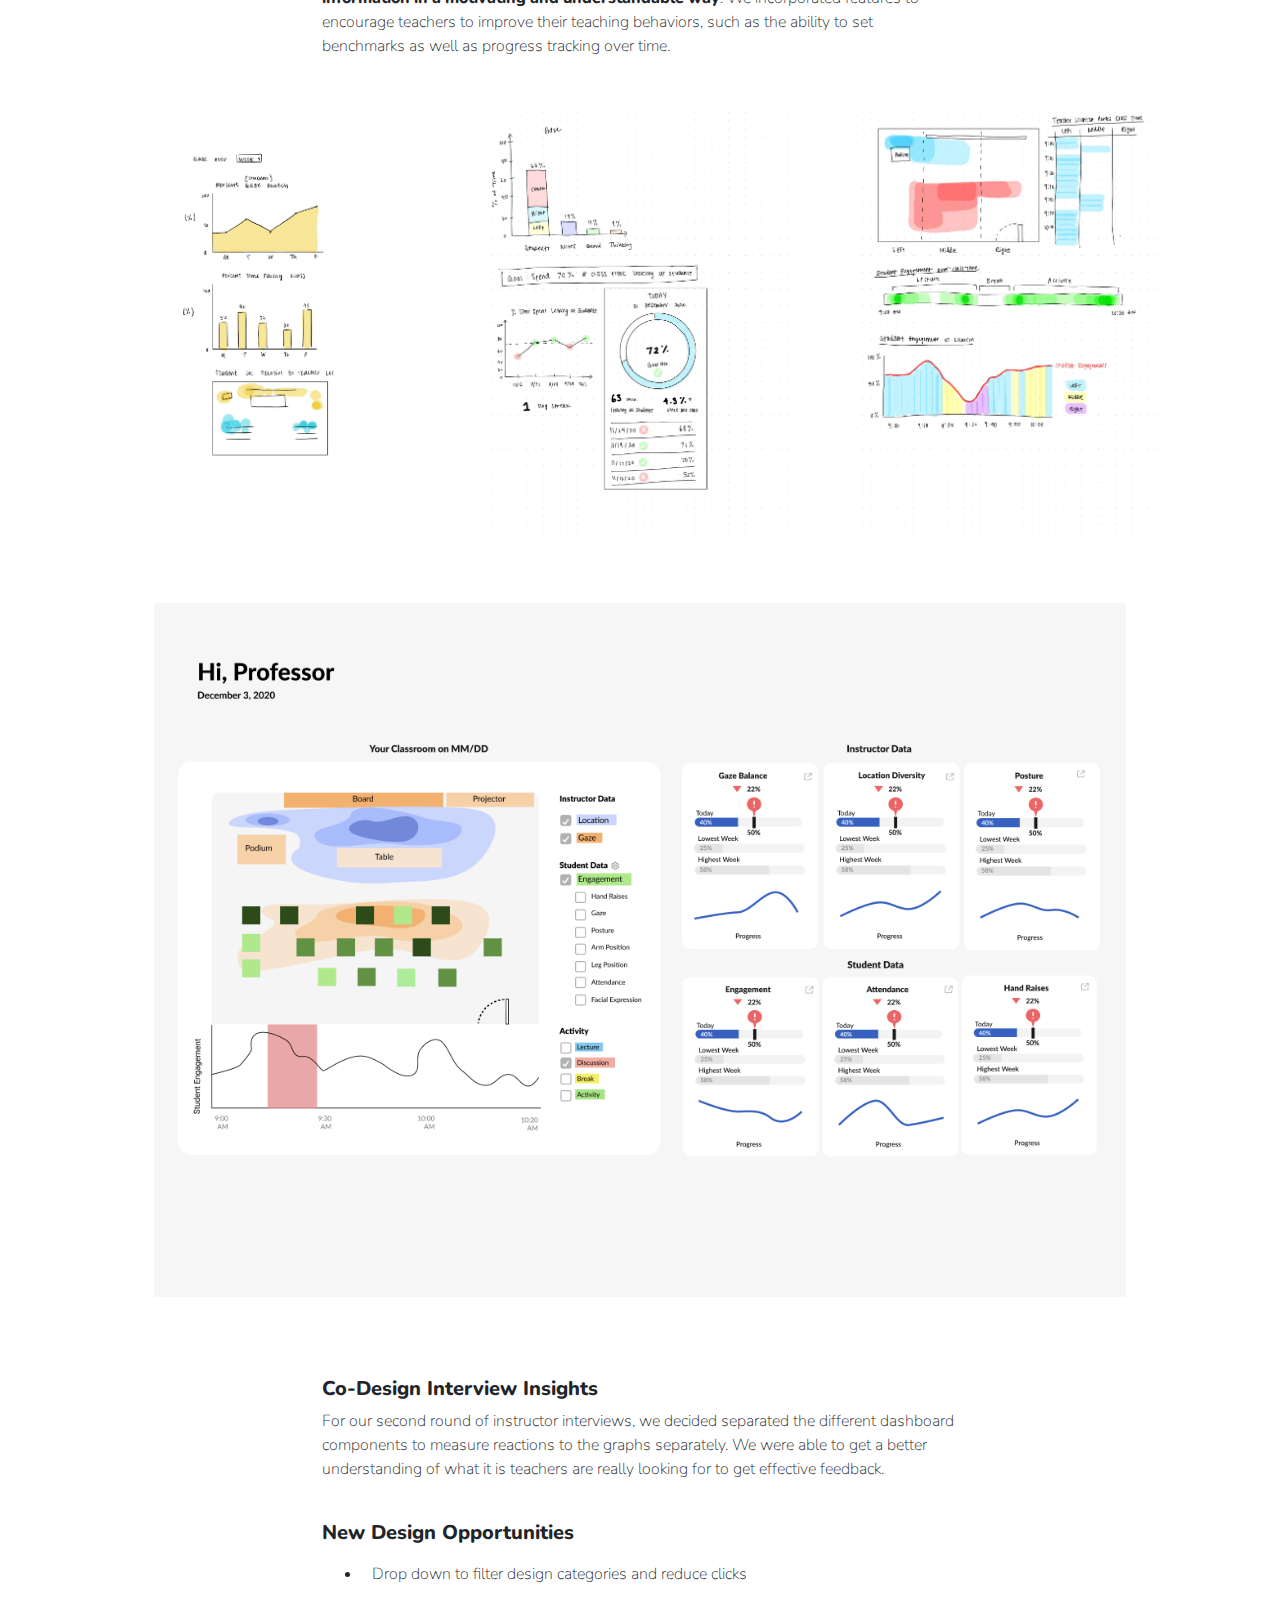
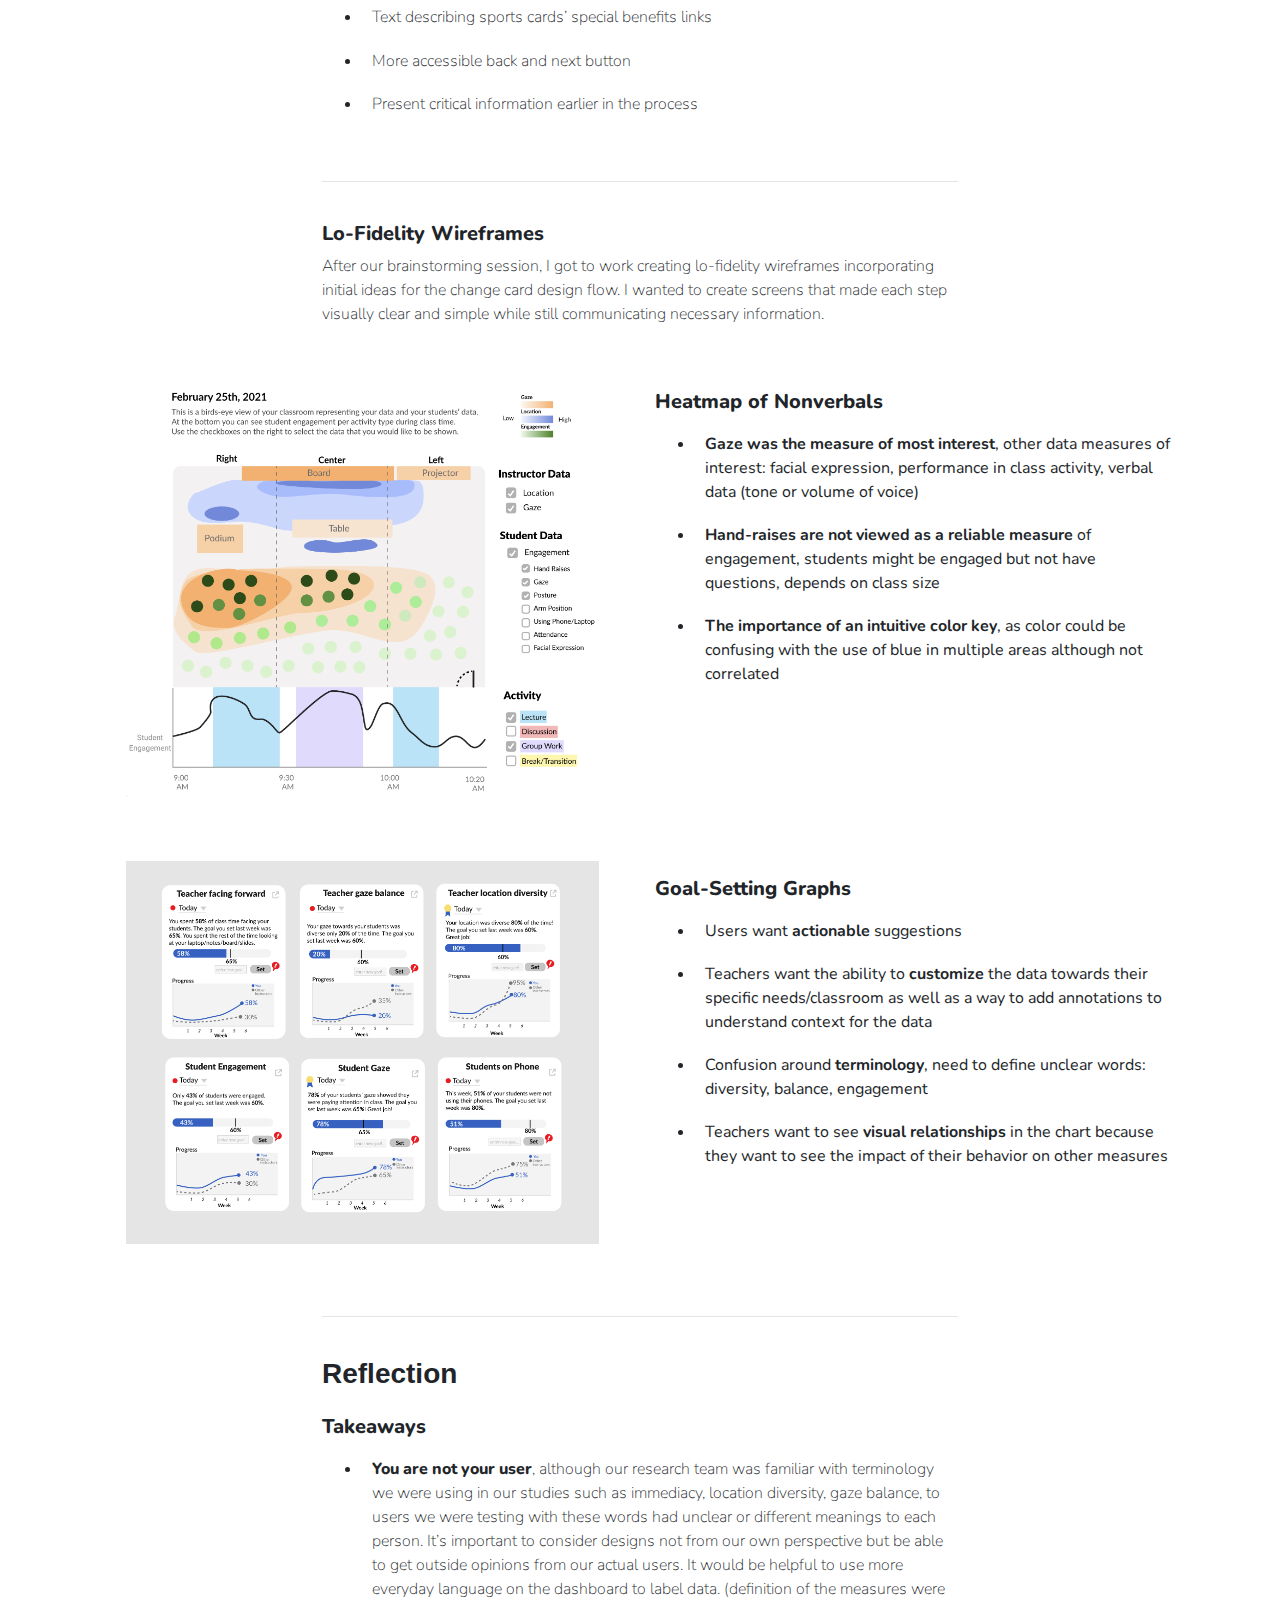
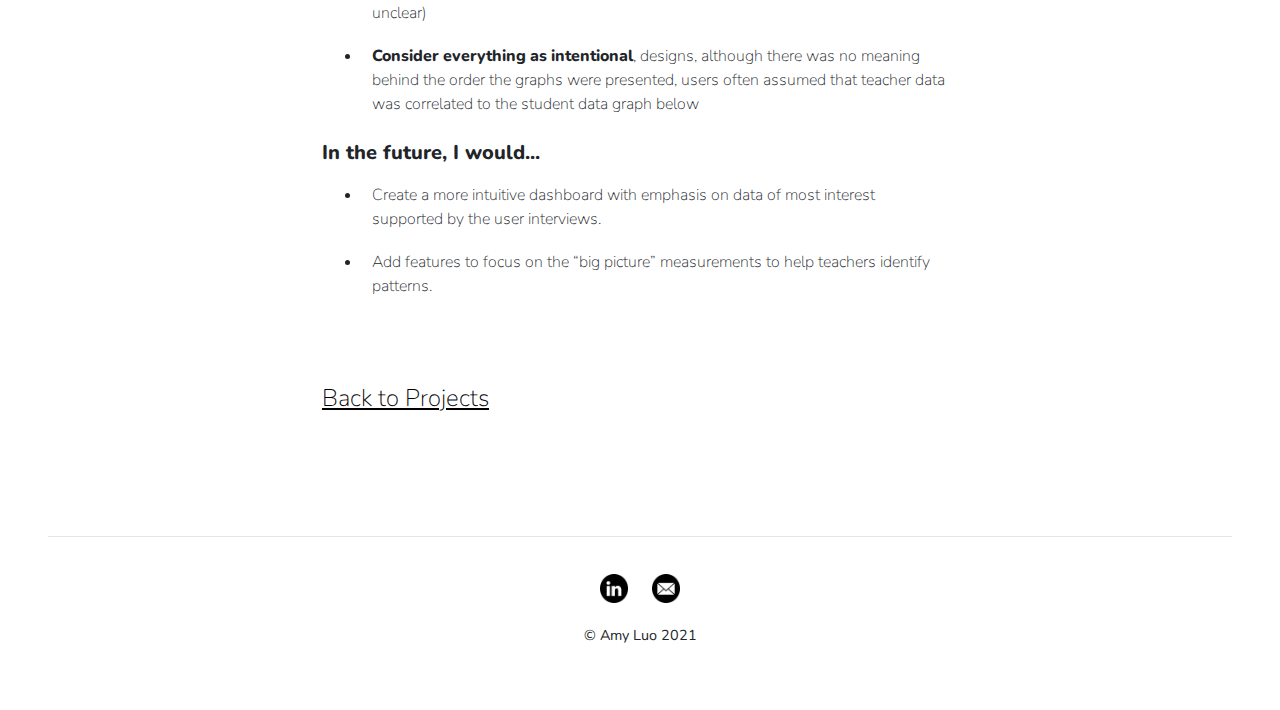
<file: insight.html>
<!doctype html>
<html lang="en">
  <head>
    <!-- Required meta tags -->
    <meta charset="utf-8">
    <meta name="viewport" content="width=device-width, initial-scale=1, shrink-to-fit=no">

    <!-- Bootstrap CSS -->
    <link rel="stylesheet" href="https://stackpath.bootstrapcdn.com/bootstrap/4.3.1/css/bootstrap.min.css" integrity="sha384-ggOyR0iXCbMQv3Xipma34MD+dH/1fQ784/j6cY/iJTQUOhcWr7x9JvoRxT2MZw1T" crossorigin="anonymous">
    <!--External CSS-->
    <link rel="stylesheet" href="css/styles.css">
    
    <!--fav icon-->
    
    <link rel="apple-touch-icon" sizes="180x180" href="img/favicon/apple-touch-icon.png">
    <link rel="icon" type="image/png" sizes="32x32" href="img/favicon/favicon-32x32.png">
    <link rel="icon" type="image/png" sizes="16x16" href="img/favicon/favicon-16x16.png">
    <link rel="manifest" href="img/favicon/site.webmanifest">

    <title>amy luo</title>

    <!--fonts-->
    <link rel="preconnect" href="https://fonts.googleapis.com">
    <link rel="preconnect" href="https://fonts.gstatic.com" crossorigin>
    <link href="https://fonts.googleapis.com/css2?family=Nunito:wght@300;400;600;700&display=swap" rel="stylesheet">

  </head>
  <body>
    <!--Navigation Bar-->
    <div class="container">
        <nav class="navbar navbar-expand-lg navbar-light nav">
            <a class="navbar-brand" id="logo" href="index.html">amy luo</a>
            <button class="navbar-toggler" type="button" data-toggle="collapse" data-target="#navbarNavAltMarkup"
                aria-controls="navbarNavAltMarkup" aria-expanded="false" aria-label="Toggle navigation">
                <span class="navbar-toggler-icon"></span>
            </button>
            <div class="collapse navbar-collapse" id="navbarNavAltMarkup">
                <div class="navbar-nav ml-auto">
                    <a class="nav-item pg-link" href="index.html#project1">work</a>
                    <a class="nav-item pg-link" href="play.html">play</a>
                    <a class="nav-item pg-link" href="about.html">about</a>
                </div>
            </div>
        </nav>


        <!--Heading-->
        <div class="container project-wrapper">
            <div class = "row pt-5 ">
                <div class="col-12">
                    <h3 class="project-title">Class InSight</h3>
                    <h5 class="font-light project-descrip">
                        Helping teachers improve their teaching through classroom data visualizations
                    </h5>
                </div>
            </div>
        </div>

        <img class="banner" src="img/insight/mockup.png"><br>


        <div class="container project-wrapper">
            <div class="row">
                <div class="col-md-4 col-sm-12">
                    <p><b>Team</b></p>
                    <p>Franceska Xhakaj<br>Katrina Hu<br>Claire Lee</p>
                </div>
                <div class="col-md-4 col-sm-12">
                    <p><b>Tools</b></p>
                    <p>Figma, Atlas, Data Visualization</p>
                </div>
                <div class="col-md-4 col-sm-12">
                    <p><b>Duration</b></p>
                    <p>Fall, Spring 2021</p>
                </div>

                <div class="col-12">
                    <br><hr><br>
                    <h3>Overview</h3>
                    <p>
                        ClassInsight is a project based on classroom-sensors to perform real-time 
                        data analysis on nonverbal behaviors. This technology collects anonymized data 
                        on location, body position, and gaze distribution over time. The goal is to <b>help 
                        teachers make informed decisions about how to improve their teaching practices.</b> 
                        This was an ongoing project within the Human-Computer Interaction Institute at CMU. 
                        I joined after initial classroom data was collected, and first round user interviews 
                        were conducted.  My role was to interpret, analyze, and visualize this data through a 
                        dashboard design. <br>
                    </p>
                    <img class="banner" src="img/insight/computer_vision.png" alt="Computer Vision">


                    <br><hr><br>
                    <h3>Problem</h3>
                    <h5>How might we visualize classroom data collected from ClassInsight sensors to 
                        encourage meaningful reflection and action from instructors?
                    </h5> <br>
                    <p>
                        Solution: Our team created a dashboard prototype to promote sense-making and teacher 
                        efficacy, or their confidence in their ability to guide students towards successful 
                        engagement and learning.
                    </p>
                </div>
            </div>
        </div>

        <div class="container project-wrapper">
            <div class="row">
                <div class="col-12">
                    <br><hr><br>
                    <h3>Process</h3>
                    <h5>Research Goals</h5>
                    <p> <br>
                        To guide our research, we sought to understand...<br>
                        <ul>
                            <li> What nonverbal data are teachers interested in? </li>
                            <li> How do teachers evaluate their own nonverbal performance? </li>
                        </ul>
                    </p>
                    <br><hr><br>
                    <h5>Project Timeline</h5>
                    <img class="banner" src="img/insight/timeline.png" alt="Timeline">

                    <br><hr><br>
                    <h5>Thematic Analysis</h5><br>
                    <p>
                        We performed thematic analysis of user interviews conducted during the initial pilot study. 
                        In the studies, instructors gave their <b>reactions to their nonverbal behavior data and recommended 
                        benchmarks from a classroom session</b>. However, some teachers were resistant to change and felt certain 
                        behaviors were out of their control. <br><br>

                        They were shown data such as their location distribution as well as where their gaze moved over time 
                        during a class session. Participants were made up of teaching instructors, tenured faculty, and teaching 
                        assistants at Carnegie Mellon. 
                        We coded about <b>25 interviews and generated codes</b> based on recurring topics that surfaced instructors’ 
                        responses.

                    </p>

                    <br><hr><br>
                    <h5>Graph visualizing the frequency of different codes and their interview quotes.</h5>
                    <img class="banner" src="img/insight/atlas_codes.PNG" alt="Interview Codes">

                    <br><hr><br>
                    <h5>Interview Insights</h5><br>
                    <b>Professors have mixed opinions about comparing data with their colleagues</b>
                    <ul>
                        <li>Useful to have a benchmark, what’s realistic, guide goal setting</li>
                        <li>Prefer comparison to own data, different contexts/situations</li>
                        <li>Want to compare with the best instructor</li>
                    </ul>
                    <b>Users wanted to see correlations between data</b>
                    <ul>
                        <li>wanted to be able to draw connections between teacher and student data</li>
                    </ul>
                    <b>Context was an important factor to evaluate performance</b>
                    <ul>
                        <li>Individuality of the instructor’s situation and teaching style</li>
                        <li>Nonverbals can mean positive or negative engagement in various contexts</li>
                        <li>Annotations to see context </li>
                    </ul>
                    <b>Many unsure how to set a good goal</b>
                    <ul>
                        <li>Are other instructors’ averages a good metric</li>
                        <li>Precision of the data, numerical vs qualitative goals</li>
                        <li>Most advice was based on previous experience, but what do new instructors do?</li>
                    </ul>

                    <br><hr><br>
                    <h5>Dashboard Visualizations</h5>
                    <p>Based off these interview insights, we created a series of dashboard visualizations for 
                        a prototype to further test with teachers and get feedback.
                        Our goal was to <b>present the information in a motivating and understandable way</b>. We 
                        incorporated features to encourage teachers to improve their teaching behaviors, such 
                        as the ability to set benchmarks as well as progress tracking over time.
                        </p>
                    
                </div>
            </div>
        </div>

        <div class="container">
            <div class="row">
                <div class="col-4">
                    <img class="banner" src="img/insight/sketch1.jpg" alt="Sketch 1">
                </div>
                <div class="col-4">
                    <img class="banner" src="img/insight/sketch2.jpg" alt="Sketch 2">
                </div>
                <div class="col-4">
                    <img class="banner" src="img/insight/sketch3.jpg" alt="Sketch 3">
                </div>

                <div class="col-12">
                    <img class="banner" src="img/insight/dashboard_prototype.PNG" alt="dashboard">
                </div>
            </div>
        </div>

        <!--<img class="banner" src="img/change_card/pain_points.png" alt="Pain Points">-->


        <div class="container project-wrapper">
            <div class="row">
                <div class="col-12">
            
                    <br><br>
                    <h5>Co-Design Interview Insights</h5>
                    <p>
                        For our second round of instructor interviews, we decided separated the 
                        different dashboard components to measure reactions to the graphs separately. 
                        We were able to get a better understanding of what it is teachers are really looking 
                        for to get effective feedback.
                    </p>
                    <br>
                    <h5>New Design Opportunities</h5>
                    <ul>
                        <li>Drop down to filter design categories and reduce clicks</li>
                        <li>Text describing sports cards’ special benefits links</li>
                        <li>More accessible back and next button</li>
                        <li>Present critical information earlier in the process</li>
                    </ul>

                    <br><hr><br>
                    <h5>Lo-Fidelity Wireframes</h5>
                    <p>
                        After our brainstorming session, I got to work creating lo-fidelity 
                        wireframes incorporating initial ideas for the change card design 
                        flow. I wanted to create screens that made each step visually clear 
                        and simple while still communicating necessary information.
                    </p>
                </div>
            </div>
        </div>

        <div class="container">
            <div class="row">
                <div class="col-6">
                    <img class="banner" src="img/insight/class_heatmap.PNG" alt="Heatmap">
                </div>
                <div class="col-6">
                    <br><br>
                    <h5>Heatmap of Nonverbals</h5>
                    <ul>
                        <li><b>Gaze was the measure of most interest</b>, other data measures of interest: facial expression, 
                            performance in class activity, verbal data (tone or volume of voice)</li>
                        <li><b>Hand-raises are not viewed as a reliable measure</b> of engagement, students might be engaged 
                            but not have questions, depends on class size</li>
                        <li><b>The importance of an intuitive color key</b>, as color could be confusing with the use of blue 
                            in multiple areas although not correlated</li>
                    </ul>
                        
                </div>
                <div class="col-6">
                    <img class="banner" src="img/insight/line_graphs.PNG" alt="Line graphs">
                </div>
                <div class="col-6">
                    <br><br>
                    <h5>Goal-Setting Graphs</h5>
                    <ul>
                        <li>Users want <b>actionable</b> suggestions</li>
                        <li>Teachers want the ability to <b>customize</b> the data towards their specific needs/classroom as 
                            well as a way to add annotations to understand context for the data</li>
                        <li>Confusion around <b>terminology</b>, need to define unclear words: diversity, balance, engagement</li>
                        <li>Teachers want to see <b>visual relationships</b> in the chart because they want to see the impact of 
                            their behavior on other measures</li>
                    </ul>
                </div>
            </div>
        </div>

        <div class="container project-wrapper">
            <div class="row">
                <div class="col-12">
            
                    <br><hr><br>
                    <h3>Reflection</h3>
                    <h5>Takeaways</h5>
                    <ul>
                        <li><b>You are not your user</b>, although our research team was familiar with 
                            terminology we were using in our studies such as immediacy, location diversity, 
                            gaze balance, to users we were testing with these words had unclear or different 
                            meanings to each person. It’s important to consider designs not from our own 
                            perspective but be able to get outside opinions from our actual users. 
                            It would be helpful to use more everyday language on the dashboard to label data. 
                            (definition of the measures were unclear)
                        </li>

                        <li><b>Consider everything as intentional</b>, designs, although there was no meaning behind the 
                            order the graphs were presented, users often assumed that teacher data was correlated to 
                            the student data graph below
                        </li>
                    </ul>

                    <h5>In the future, I would...</h5>
                    <ul>
                        <li>Create a more intuitive dashboard with emphasis on data of most interest supported by the user interviews.</li>
                        <li>Add features to focus on the “big picture” measurements to help teachers identify patterns.</li>
                    </ul>

                    <br>
                    <div class="back-button"><a href="index.html#project1">Back to Projects</a></div>
                    <br>
                    
                </div>
            </div>
        </div>      
    </div>


    <footer>
        <hr><br>
        <a href = "https://www.linkedin.com/in/awluo" target="_blank"><img class="icon" src="img/icons/linkedin.png" alt="linkedin"></a>
        <a href = "mailto:awluo@andrew.cmu.edu"><img class="icon" src="img/icons/email.png"></a> <br><br>
        <p>© Amy Luo 2021</p>
    </footer>

    <!-- Optional JavaScript -->
    <!-- jQuery first, then Popper.js, then Bootstrap JS -->
    <script src="js/scroll.js"></script>
    <script src="https://code.jquery.com/jquery-3.3.1.slim.min.js" integrity="sha384-q8i/X+965DzO0rT7abK41JStQIAqVgRVzpbzo5smXKp4YfRvH+8abtTE1Pi6jizo" crossorigin="anonymous"></script>
    <script src="https://cdnjs.cloudflare.com/ajax/libs/popper.js/1.14.7/umd/popper.min.js" integrity="sha384-UO2eT0CpHqdSJQ6hJty5KVphtPhzWj9WO1clHTMGa3JDZwrnQq4sF86dIHNDz0W1" crossorigin="anonymous"></script>
    <script src="https://stackpath.bootstrapcdn.com/bootstrap/4.3.1/js/bootstrap.min.js" integrity="sha384-JjSmVgyd0p3pXB1rRibZUAYoIIy6OrQ6VrjIEaFf/nJGzIxFDsf4x0xIM+B07jRM" crossorigin="anonymous"></script>
  </body>
</html>
</file>
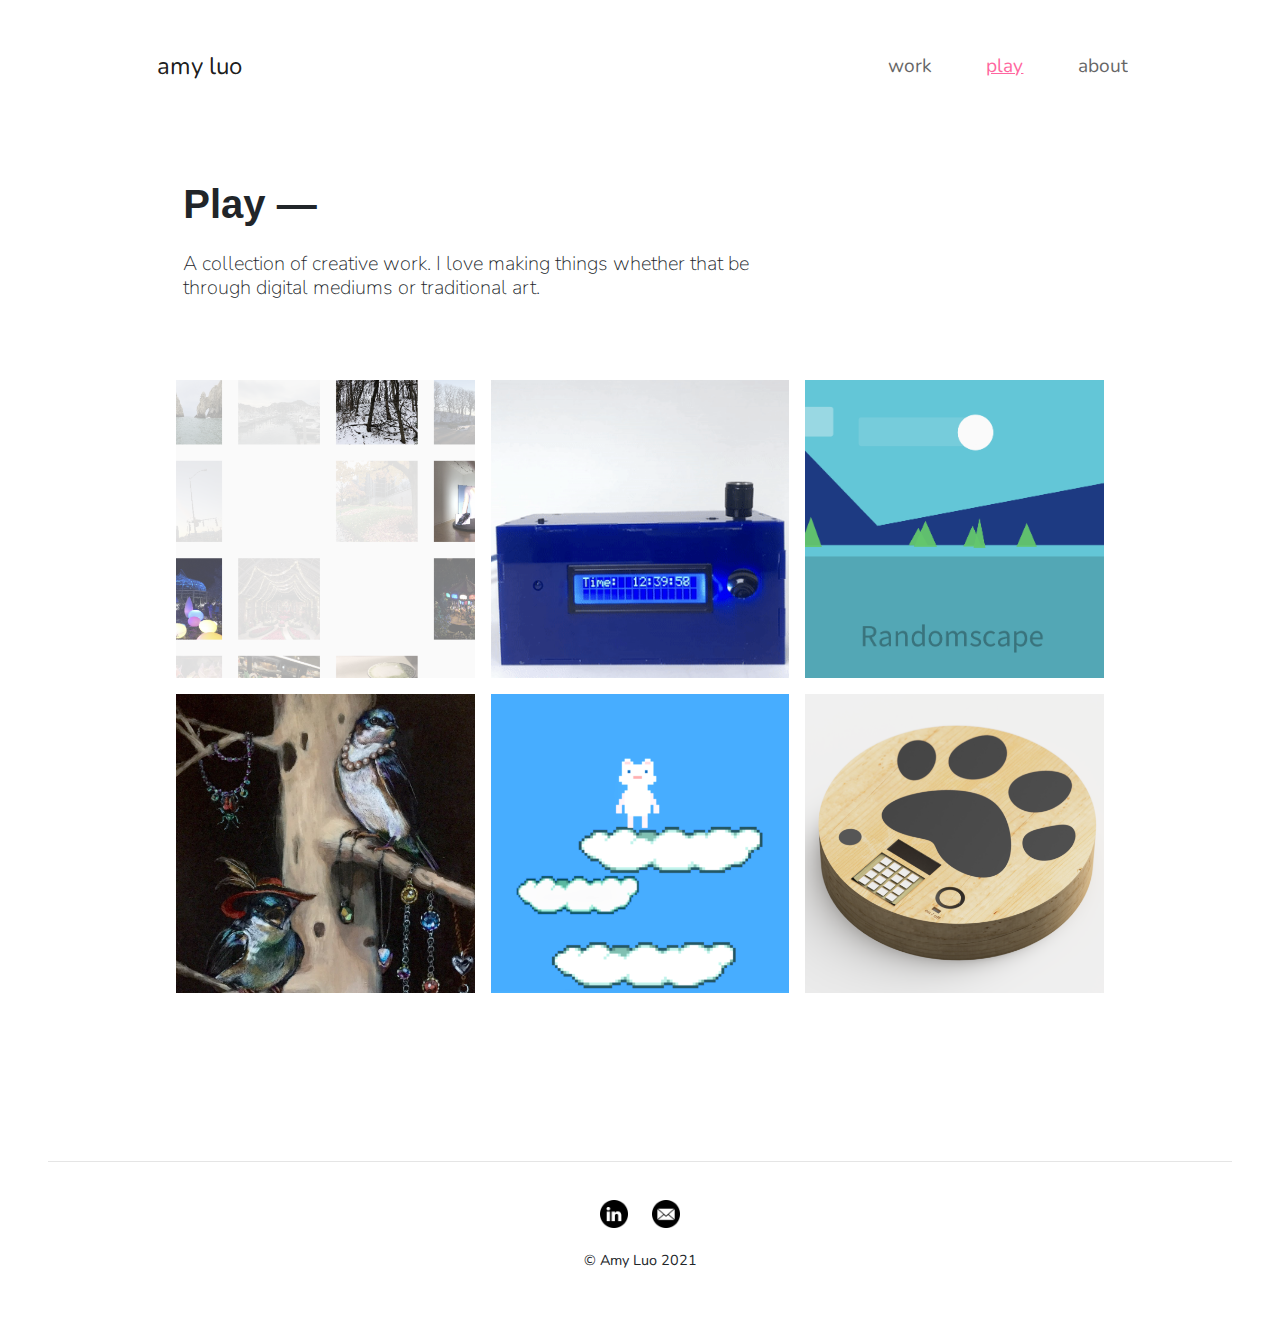
<file: play.html>
<!doctype html>
<html lang="en">
  <head>
    <!-- Required meta tags -->
    <meta charset="utf-8">
    <meta name="viewport" content="width=device-width, initial-scale=1, shrink-to-fit=no">

    <!-- Bootstrap CSS -->
    <link rel="stylesheet" href="https://stackpath.bootstrapcdn.com/bootstrap/4.3.1/css/bootstrap.min.css" integrity="sha384-ggOyR0iXCbMQv3Xipma34MD+dH/1fQ784/j6cY/iJTQUOhcWr7x9JvoRxT2MZw1T" crossorigin="anonymous">
    <!--External CSS-->
    <link rel="stylesheet" href="css/styles.css">
    
    <!--fav icon-->
    
    <link rel="apple-touch-icon" sizes="180x180" href="img/favicon/apple-touch-icon.png">
    <link rel="icon" type="image/png" sizes="32x32" href="img/favicon/favicon-32x32.png">
    <link rel="icon" type="image/png" sizes="16x16" href="img/favicon/favicon-16x16.png">
    <link rel="manifest" href="img/favicon/site.webmanifest">

    <title>amy luo</title>

    <!--fonts-->
    <link rel="preconnect" href="https://fonts.googleapis.com">
    <link rel="preconnect" href="https://fonts.gstatic.com" crossorigin>
    <link href="https://fonts.googleapis.com/css2?family=Nunito:wght@300;400;600;700&display=swap" rel="stylesheet">
    <link href="https://fonts.googleapis.com/css2?family=Work+Sans:wght@200;300;600&display=swap" rel="stylesheet">

  </head>
  <body>
    <!--Navigation Bar-->
    <div class="container">
        <nav class="navbar navbar-expand-lg navbar-light nav">
            <a class="navbar-brand" id="logo" href="index.html">amy luo</a>
            <button class="navbar-toggler" type="button" data-toggle="collapse" data-target="#navbarNavAltMarkup"
                aria-controls="navbarNavAltMarkup" aria-expanded="false" aria-label="Toggle navigation">
                <span class="navbar-toggler-icon"></span>
            </button>
            <div class="collapse navbar-collapse" id="navbarNavAltMarkup">
                <div class="navbar-nav ml-auto">
                    <a class="nav-item pg-link" href="index.html#project1">work</a>
                    <a class="nav-item pg-link active" href="play.html">play</a>
                    <a class="nav-item pg-link" href="about.html">about</a>
                </div>
            </div>
        </nav>


        <!--Heading-->
        <div class="container wrapper">
            <div class = "row pt-5">
                <div class="col-md-8 col-sm-12">
                    <h1 class="font-bold">
                        Play —
                    </h1>
                    <h5 class="font-light">
                        A collection of creative work. I love making things whether that be through digital mediums or traditional art.
                    </h5><br><br>
                </div>
            </div>
            <div class="row pt-3 pb-5">
                <!--project thumbnails-->
                <div class="col-md-4 col-sm-12 p-2">
                    <div class="small-thumbnail">
                        <a href="album.html">
                            <div class="overlay-wrapper">
                                <div class="image-wrapper">
                                    <img src="img/play/album-thumbnail.png" alt="album">
                                    <div class="overlay">
                                        <div class="description">fading album</div>
                                    </div>
                                </div>
                            </div>
                        </a>
                    </div>
                </div>
                <div class="col-md-4 col-sm-12 p-2">
                    <div class="small-thumbnail">
                        <a href="alarm.html">
                            <div class="overlay-wrapper">
                                <div class="image-wrapper">
                                    <img src="img/play/snooze-thumbnail.gif" alt="clock">
                                    <div class="overlay">
                                        <div class="description">sleep alarm</div>
                                    </div>
                                </div>
                            </div>
                        </a>
                    </div>

                </div>
                <div class="col-md-4 col-sm-12 p-2">
                    <div class="small-thumbnail">
                        <a href="randomscape.html">
                            <div class="overlay-wrapper">
                                <div class="image-wrapper">
                                    <img src="img/play/randomscape-thumbnail.png" alt="randomscape">
                                    <div class="overlay">
                                        <div class="description">randomscape</div>
                                    </div>
                                </div>
                            </div>
                        </a>
                    </div>
                </div>
                <div class="col-md-4 col-sm-12 p-2">
                    <div class="small-thumbnail">
                        <a href="art.html">
                            <div class="overlay-wrapper">
                                <div class="image-wrapper">
                                    <img src="img/play/birds-thumbnail.jfif" alt="birds">
                                    <div class="overlay">
                                        <div class="description">artwork</div>
                                    </div>
                                </div>
                            </div>
                        </a>
                    </div>
                </div>
                <div class="col-md-4 col-sm-12 p-2">
                    <div class="small-thumbnail">
                        <a href="cloudcat.html">
                            <div class="overlay-wrapper">
                                <div class="image-wrapper">
                                    <img src="img/play/cloudcat-thumbnail.png" alt="cloudcat">
                                    <div class="overlay">
                                        <div class="description">cloud cat</div>
                                    </div>
                                </div>
                            </div>
                        </a>
                    </div>
                </div>
                <div class="col-md-4 col-sm-12 p-2">
                    <div class="small-thumbnail">
                        <a href="trainer.html">
                            <div class="overlay-wrapper">
                                <div class="image-wrapper">
                                    <img src="img/play/trainer-thumbnail.PNG" alt="trainer">
                                    <div class="overlay">
                                        <div class="description">dog trainer</div>
                                    </div>
                                </div>
                            </div>
                        </a>
                    </div>
                </div>
            </div>
        </div>
        <br><br>
    </div>
    <footer>
        <hr><br>
        <a href = "https://www.linkedin.com/in/awluo" target="_blank"><img class="icon" src="img/icons/linkedin.png" alt="linkedin"></a>
        <a href = "mailto:awluo@andrew.cmu.edu"><img class="icon" src="img/icons/email.png"></a> <br><br>
        <p>© Amy Luo 2021</p>
    </footer>

    <!-- Optional JavaScript -->
    <!-- jQuery first, then Popper.js, then Bootstrap JS -->
    <script src="js/scroll.js"></script>
    <script src="https://code.jquery.com/jquery-3.3.1.slim.min.js" integrity="sha384-q8i/X+965DzO0rT7abK41JStQIAqVgRVzpbzo5smXKp4YfRvH+8abtTE1Pi6jizo" crossorigin="anonymous"></script>
    <script src="https://cdnjs.cloudflare.com/ajax/libs/popper.js/1.14.7/umd/popper.min.js" integrity="sha384-UO2eT0CpHqdSJQ6hJty5KVphtPhzWj9WO1clHTMGa3JDZwrnQq4sF86dIHNDz0W1" crossorigin="anonymous"></script>
    <script src="https://stackpath.bootstrapcdn.com/bootstrap/4.3.1/js/bootstrap.min.js" integrity="sha384-JjSmVgyd0p3pXB1rRibZUAYoIIy6OrQ6VrjIEaFf/nJGzIxFDsf4x0xIM+B07jRM" crossorigin="anonymous"></script>
  </body>
</html>
</file>
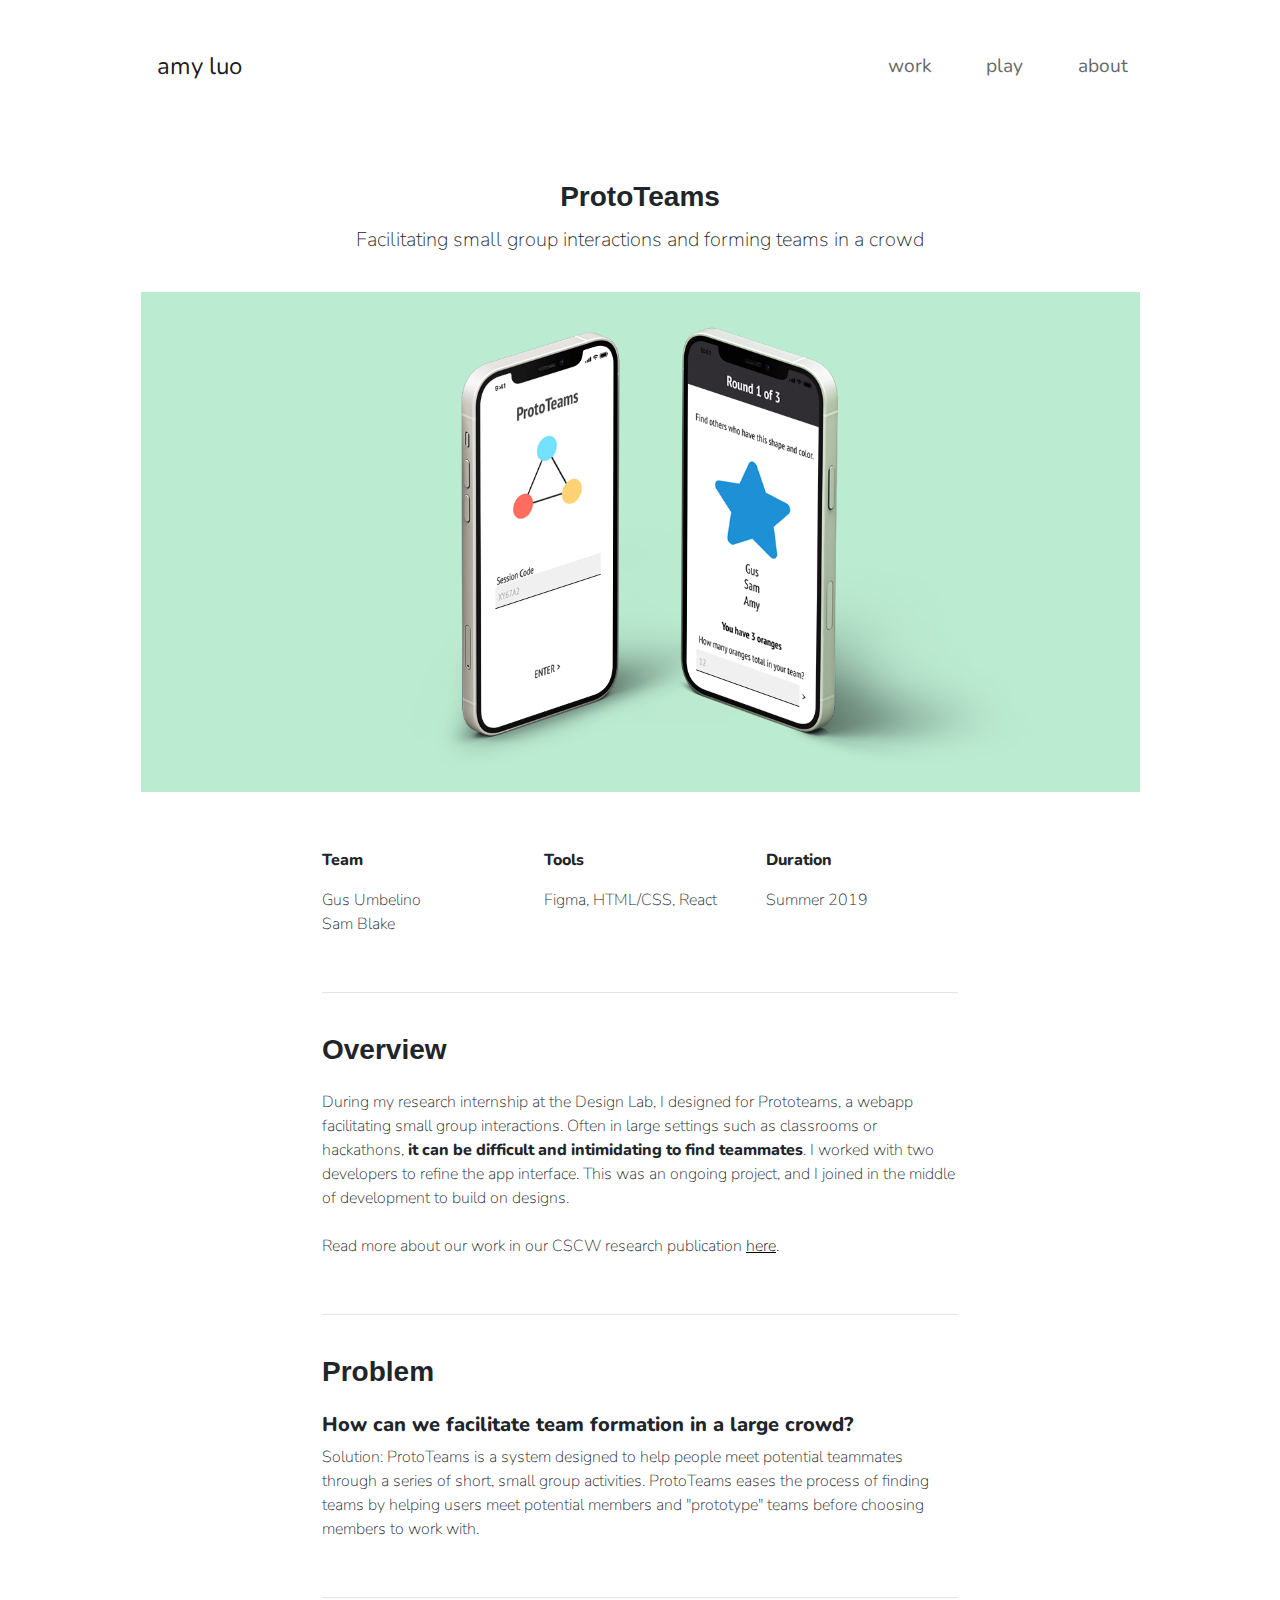
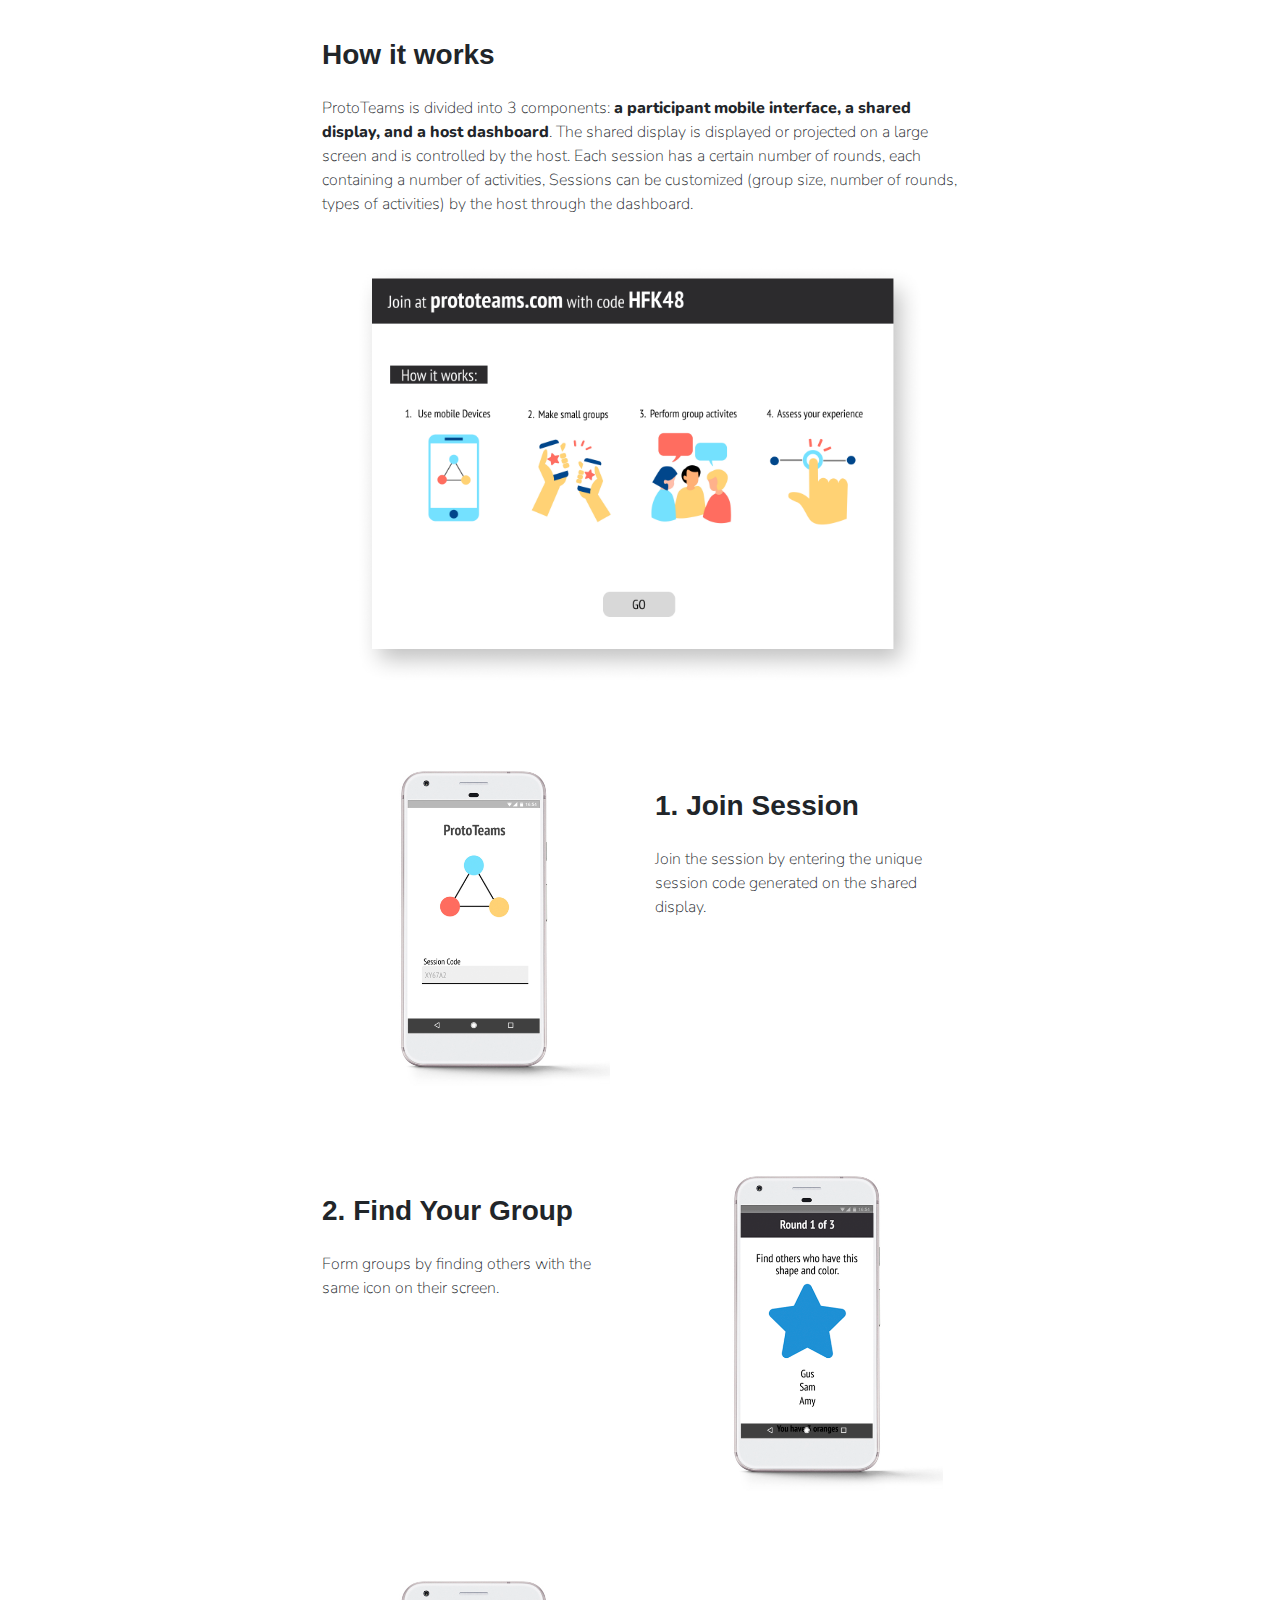
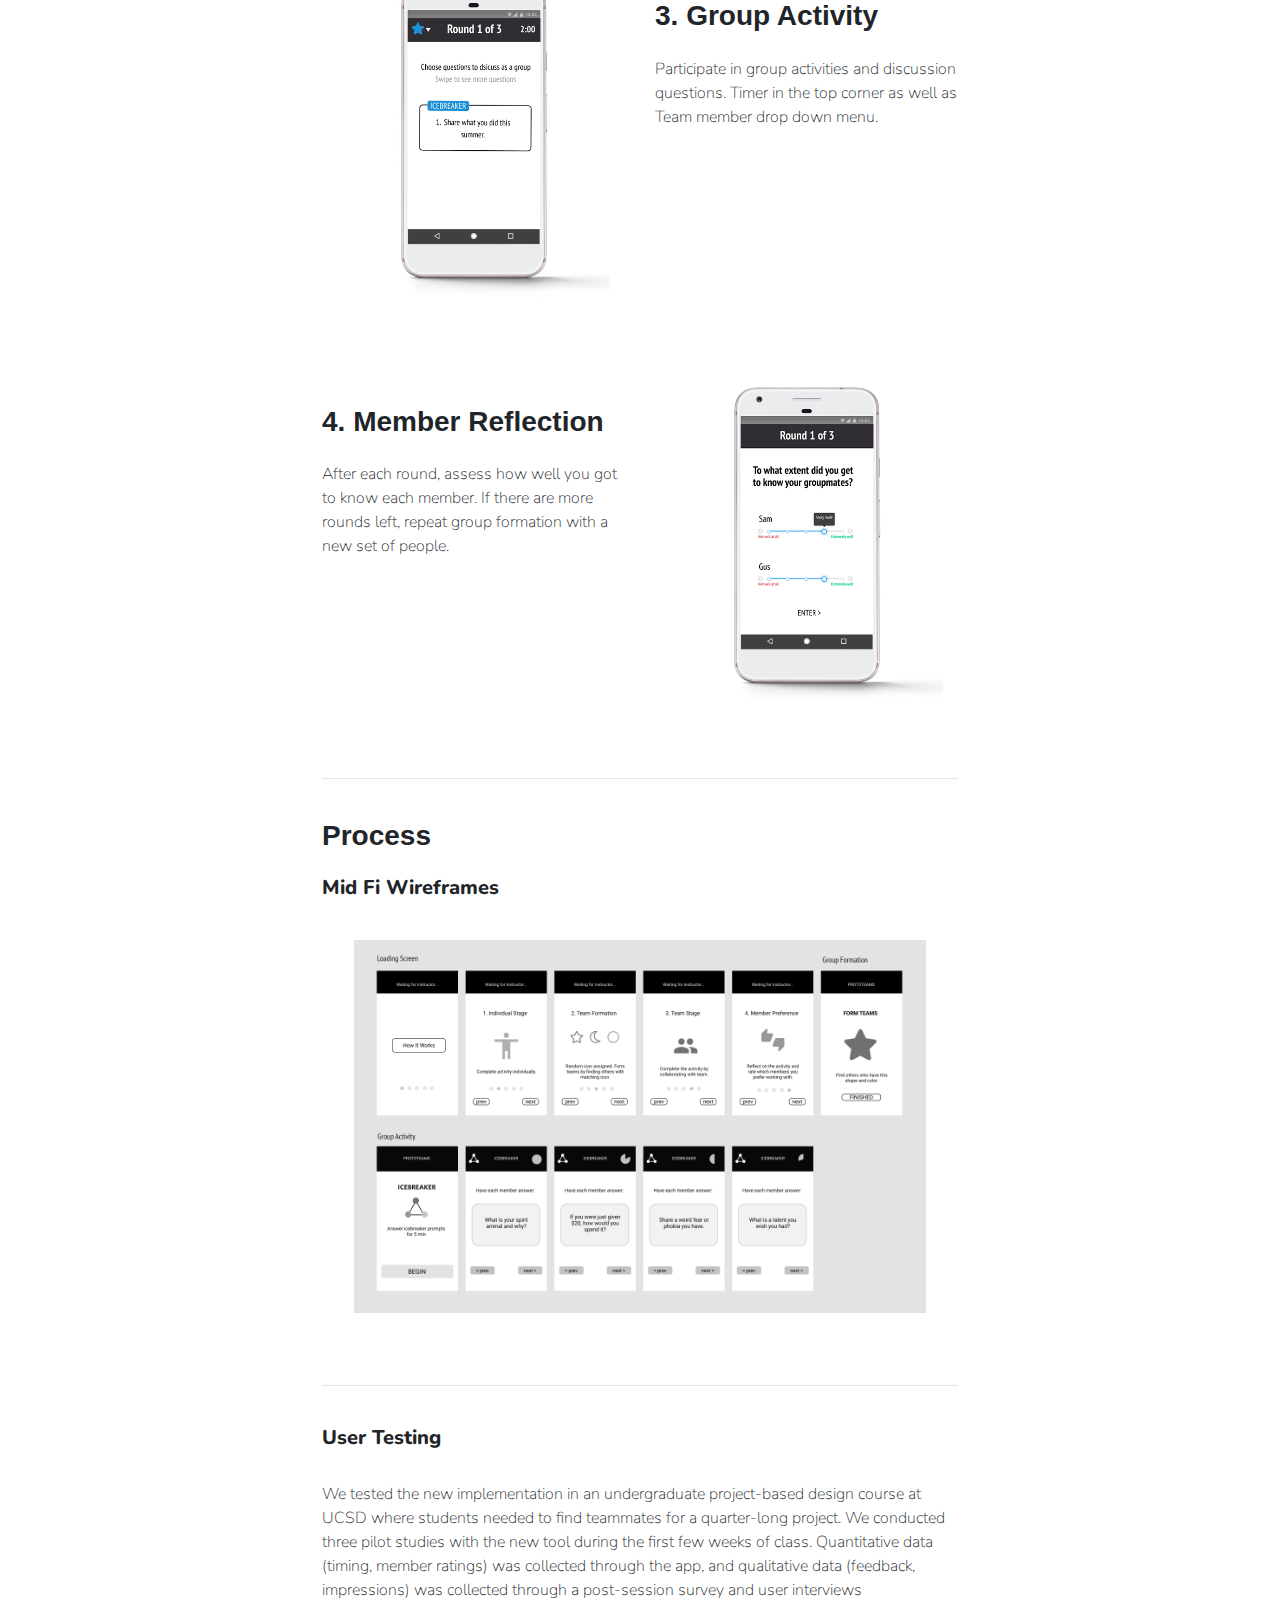
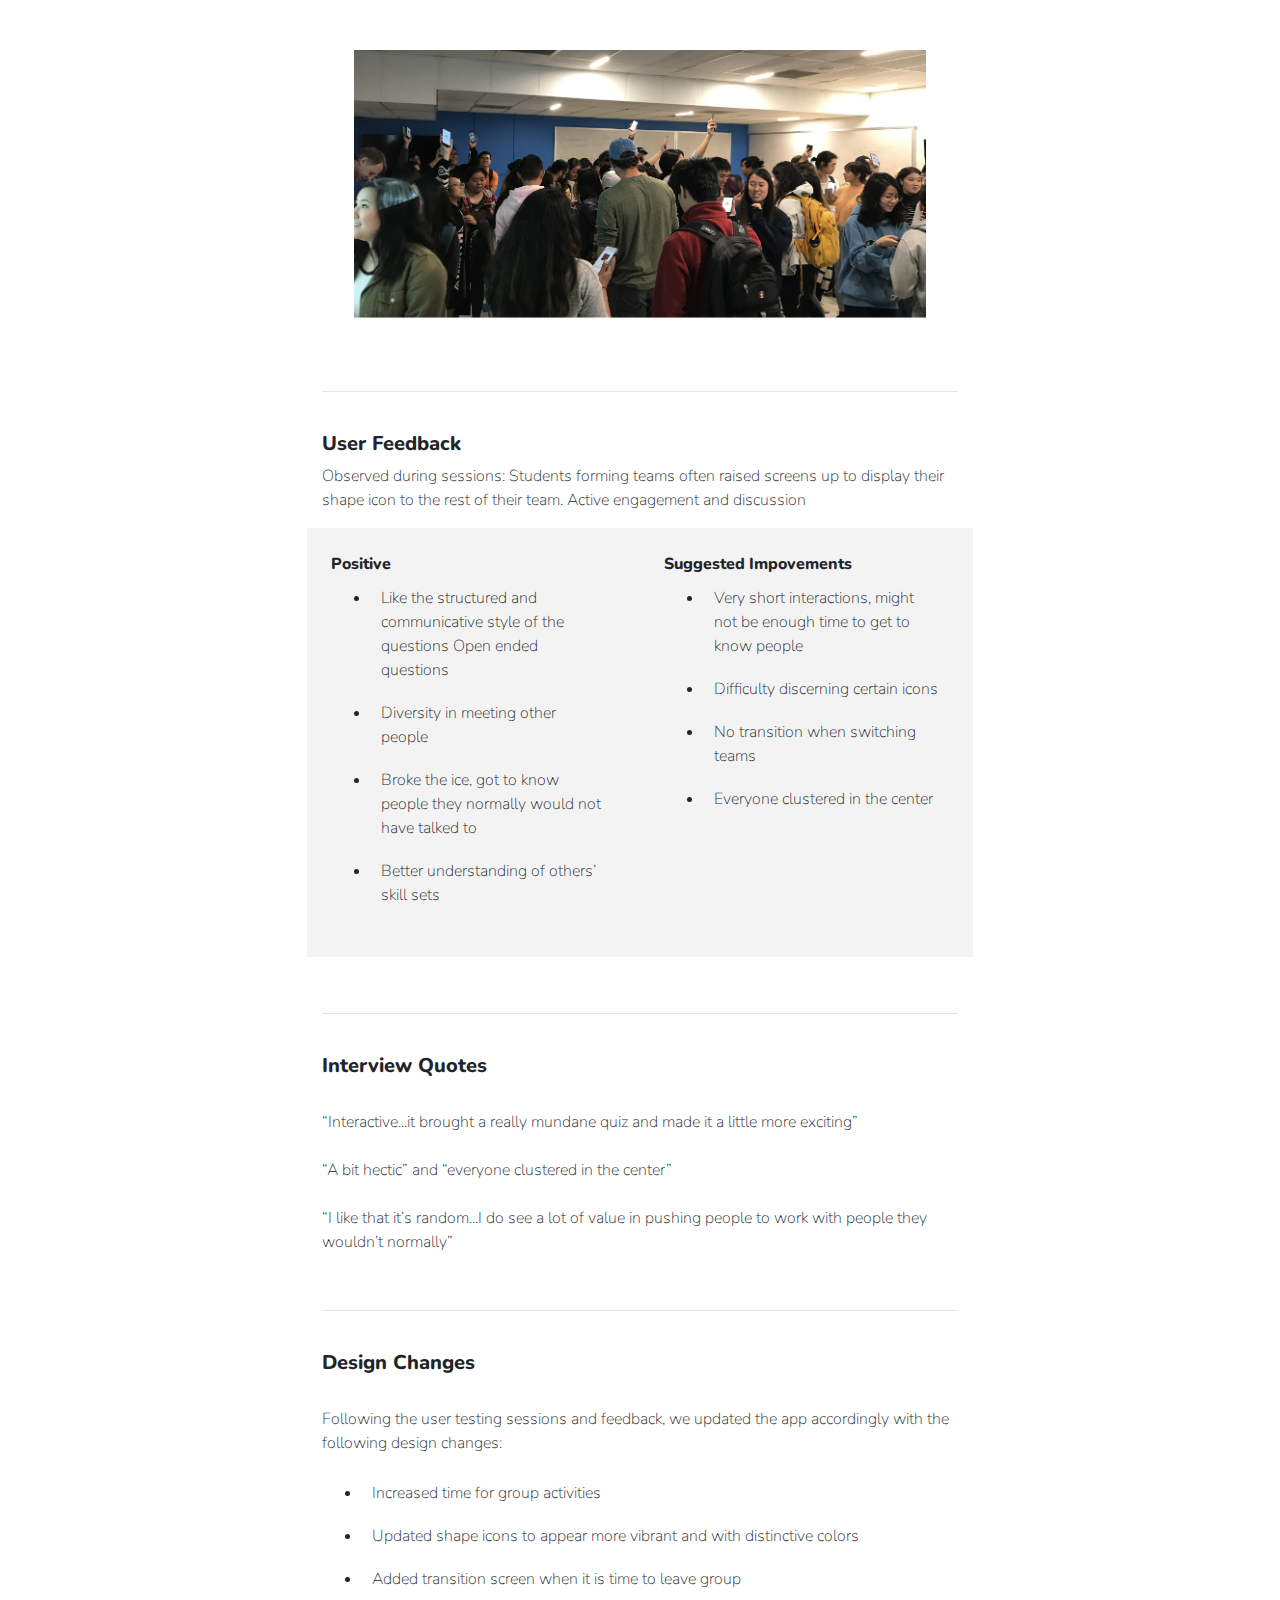
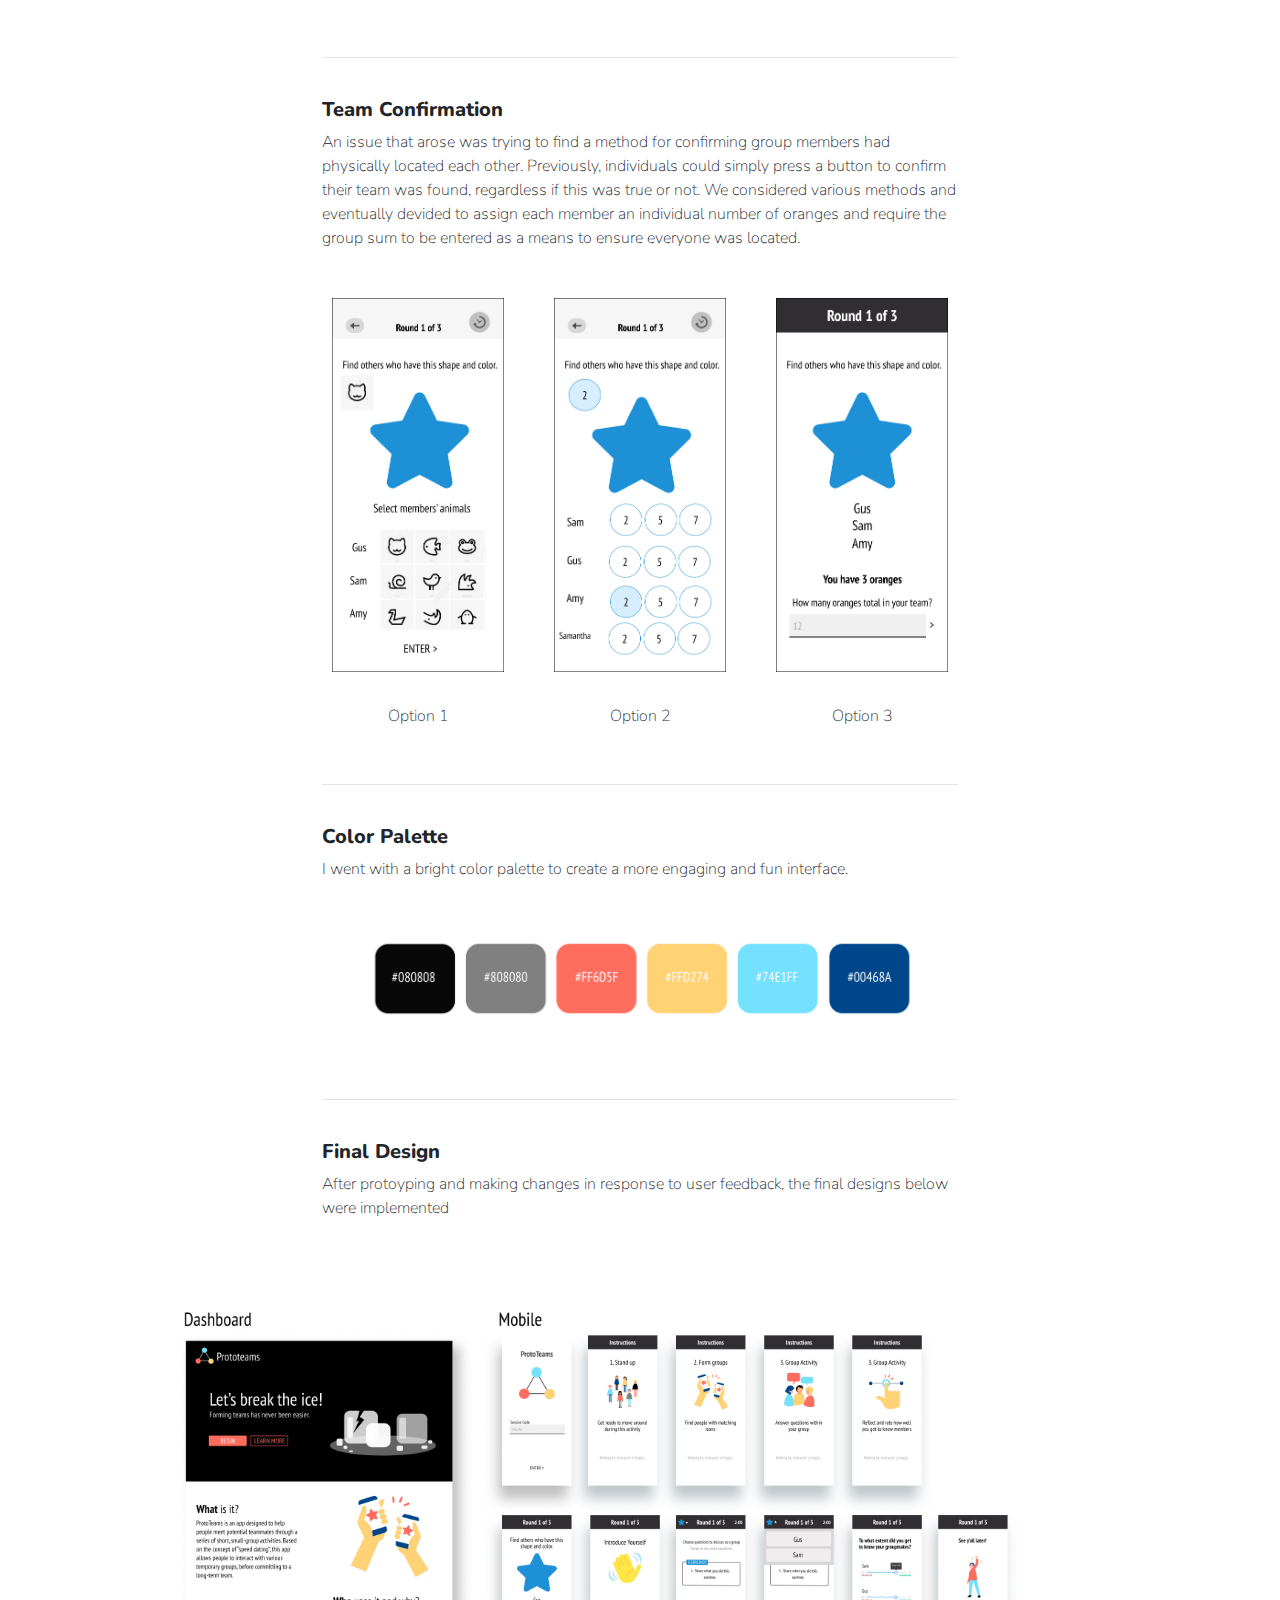
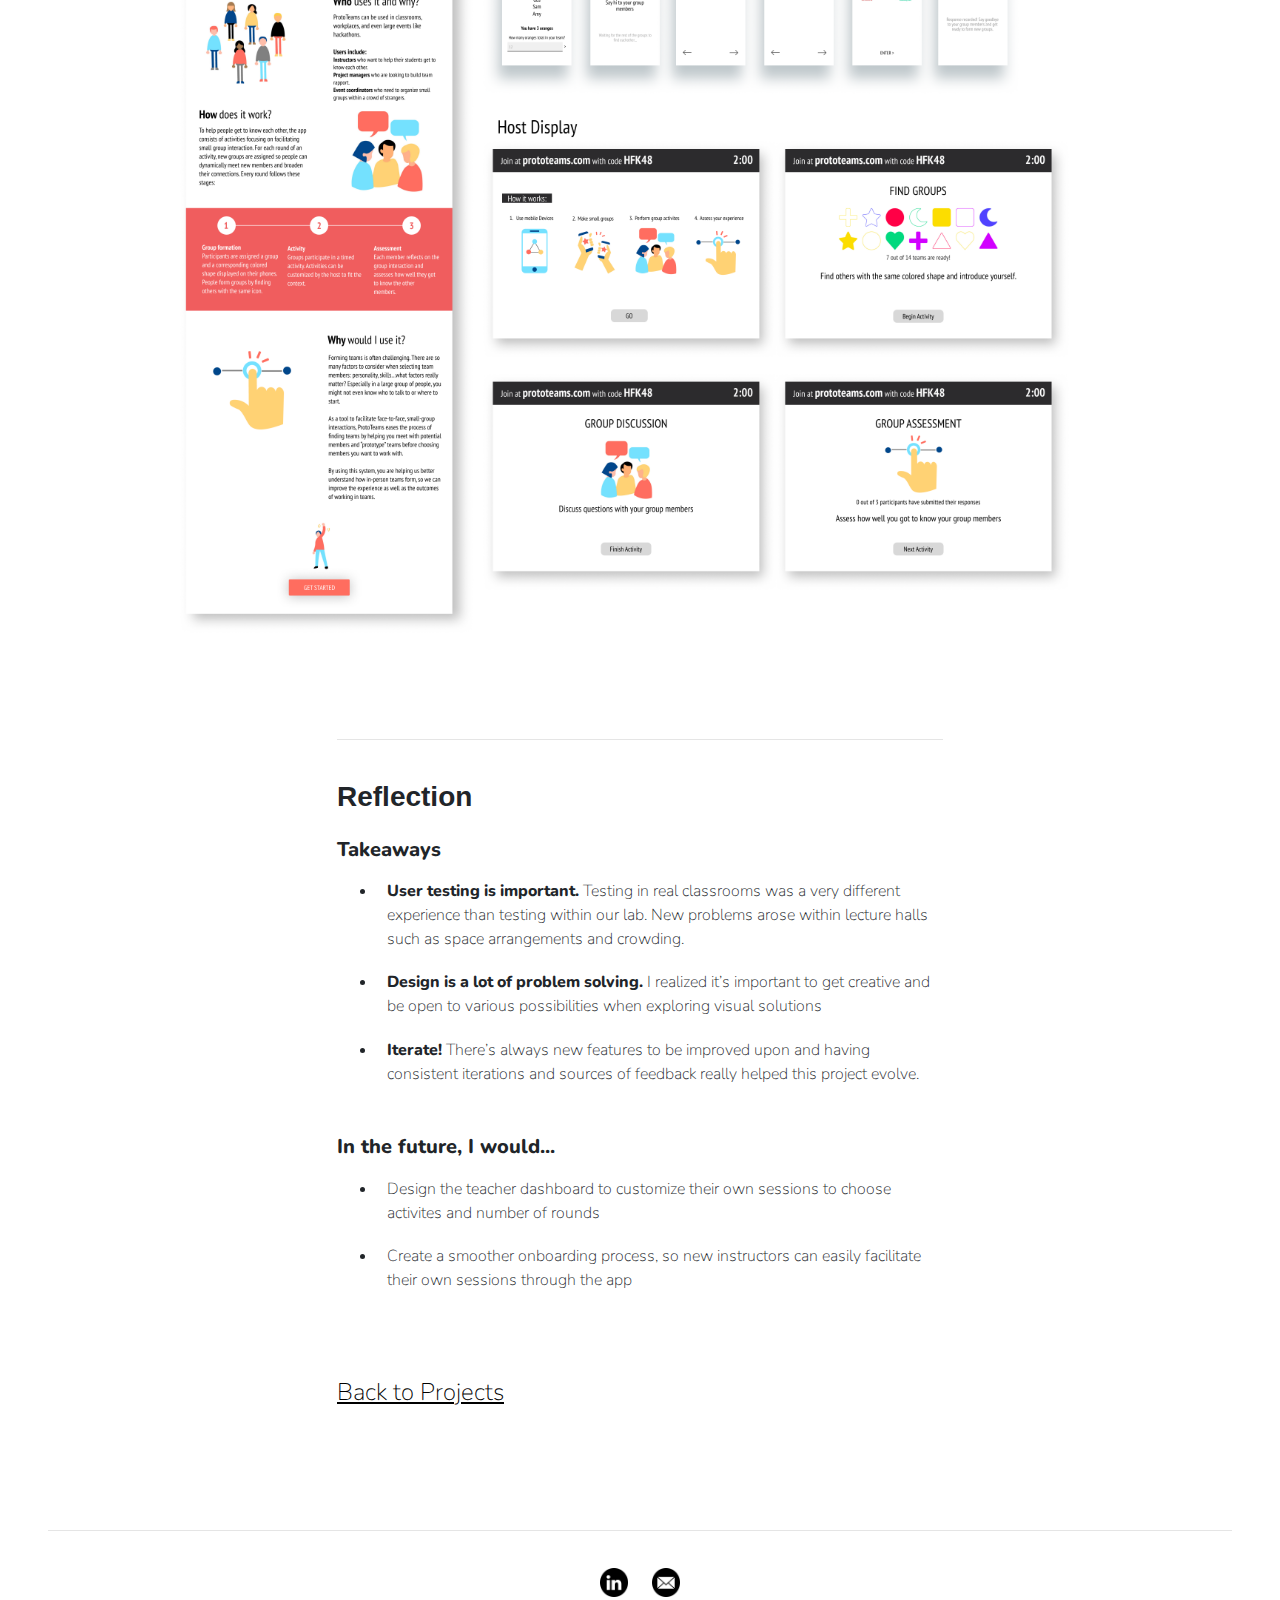
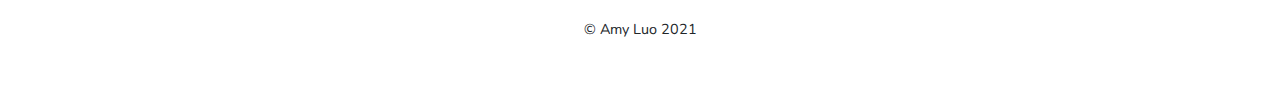
<file: prototeams.html>
<!doctype html>
<html lang="en">
  <head>
    <!-- Required meta tags -->
    <meta charset="utf-8">
    <meta name="viewport" content="width=device-width, initial-scale=1, shrink-to-fit=no">

    <!-- Bootstrap CSS -->
    <link rel="stylesheet" href="https://stackpath.bootstrapcdn.com/bootstrap/4.3.1/css/bootstrap.min.css" integrity="sha384-ggOyR0iXCbMQv3Xipma34MD+dH/1fQ784/j6cY/iJTQUOhcWr7x9JvoRxT2MZw1T" crossorigin="anonymous">
    <!--External CSS-->
    <link rel="stylesheet" href="css/styles.css">
    
    <!--fav icon-->
    
    <link rel="apple-touch-icon" sizes="180x180" href="img/favicon/apple-touch-icon.png">
    <link rel="icon" type="image/png" sizes="32x32" href="img/favicon/favicon-32x32.png">
    <link rel="icon" type="image/png" sizes="16x16" href="img/favicon/favicon-16x16.png">
    <link rel="manifest" href="img/favicon/site.webmanifest">

    <title>amy luo</title>

    <!--fonts-->
    <link rel="preconnect" href="https://fonts.googleapis.com">
    <link rel="preconnect" href="https://fonts.gstatic.com" crossorigin>
    <link href="https://fonts.googleapis.com/css2?family=Nunito:wght@300;400;600;700&display=swap" rel="stylesheet">

  </head>
  <body>
    <!--Navigation Bar-->
    <div class="container">
        <nav class="navbar navbar-expand-lg navbar-light nav">
            <a class="navbar-brand" id="logo" href="index.html">amy luo</a>
            <button class="navbar-toggler" type="button" data-toggle="collapse" data-target="#navbarNavAltMarkup"
                aria-controls="navbarNavAltMarkup" aria-expanded="false" aria-label="Toggle navigation">
                <span class="navbar-toggler-icon"></span>
            </button>
            <div class="collapse navbar-collapse" id="navbarNavAltMarkup">
                <div class="navbar-nav ml-auto">
                    <a class="nav-item pg-link" href="index.html#project1">work</a>
                    <a class="nav-item pg-link" href="play.html">play</a>
                    <a class="nav-item pg-link" href="about.html">about</a>
                </div>
            </div>
        </nav>


        <!--Heading-->
        <div class="container project-wrapper">
            <div class = "row pt-5 ">
                <div class="col-12">
                    <h3 class="project-title">ProtoTeams</h3>
                    <h5 class="font-light project-descrip">
                        Facilitating small group interactions and forming teams in a crowd
                    </h5>
                </div>
            </div>
        </div>

        <img class="banner" src="img/prototeams/banner.png"><br>


        <div class="container project-wrapper">
            <div class="row">
                <div class="col-md-4 col-sm-12">
                    <p><b>Team</b></p>
                    <p>Gus Umbelino<br>Sam Blake</p>
                </div>
                <div class="col-md-4 col-sm-12">
                    <p><b>Tools</b></p>
                    <p>Figma, HTML/CSS, React</p>
                </div>
                <div class="col-md-4 col-sm-12">
                    <p><b>Duration</b></p>
                    <p>Summer 2019</p>
                </div>

                <div class="col-12">
                    <br><hr><br>
                    <h3>Overview</h3>
                    <p>
                        During my research internship at the Design Lab, I designed for Prototeams, 
                        a webapp facilitating small group interactions. Often in large settings such as classrooms 
                        or hackathons, <b>it can be difficult and intimidating to find teammates</b>. 
                        I worked with two developers to refine the app interface. 
                        This was an ongoing project, and I joined in the middle of development to build on designs.
                        <br><br>
                        Read more about our work in our CSCW research publication <a href="https://dl.acm.org/doi/10.1145/3311957.3359505">here</a>.
                    </p>
                    <br><hr><br>
                    <h3>Problem</h3>
                    <h5>How can we facilitate team formation in a large crowd?</h5>
                    <p> Solution: ProtoTeams is a system designed to help people meet potential teammates through a 
                        series of short, small group activities. ProtoTeams eases the process of finding teams by 
                        helping users meet potential members and "prototype" teams before choosing members to work with. 
                    </p>

                    <br><hr><br>
                    <h3>How it works</h3>
                    <p>
                        ProtoTeams is divided into 3 components: <b>a participant mobile interface, 
                        a shared display, and a host dashboard</b>. The shared display is displayed or 
                        projected on a large screen and is controlled by the host. Each session has a 
                        certain number of rounds, each containing a number of activities, Sessions can be 
                        customized (group size, number of rounds, types of activities) by the host through 
                        the dashboard.
                    </p>
                    <img class="banner" src="img/prototeams/dashboard.png" alt="Dashboard">
                </div>

                <div class="col-6">
                    <img class="banner" src="img/prototeams/phone1.png" alt="Phone1">
                </div>
                <div class="col-6">
                    <br><br><br>
                    <h3>1. Join Session</h3>
                    <p>
                        Join the session by entering the unique session code generated on the shared display.
                    </p>
                </div>

                <div class="col-6">
                    <br><br><br>
                    <h3>2. Find Your Group</h3>
                    <p>
                        Form groups by finding others with the same icon on their screen.
                    </p>
                </div>
                <div class="col-6">
                    <img class="banner" src="img/prototeams/phone2.png" alt="Phone2">
                </div>
                
                <div class="col-6">
                    <img class="banner" src="img/prototeams/phone3.png" alt="Phone3">
                </div>
                <div class="col-6">
                    <br><br><br>
                    <h3>3. Group Activity</h3>
                    <p>
                        Participate in group activities and discussion questions. 
                        Timer in the top corner as well as Team member drop down menu.
                    </p>
                </div>

                <div class="col-6">
                    <br><br><br>
                    <h3>4. Member Reflection</h3>
                    <p>
                        After each round, assess how well you got to know each member. 
                        If there are more rounds left, repeat group formation with a new set of people.
                    </p>
                </div>
                <div class="col-6">
                    <img class="banner" src="img/prototeams/phone4.png" alt="Phone4">
                </div>
            </div>
        </div>

        <div class="container project-wrapper">
            <div class="row">
                <div class="col-12">
                    <br><hr><br>
                    <h3>Process</h3>
                    <h5>Mid Fi Wireframes</h5>
                    <img class="banner" src="img/prototeams/midfi.png" alt="MidFi">

                    <br><hr><br>
                    <h5>User Testing</h5><br>
                    <p>We tested the new implementation in an undergraduate project-based design course 
                        at UCSD where students needed to find teammates for a quarter-long project. We 
                        conducted three pilot studies with the new tool during the first few weeks of class. 
                        Quantitative data (timing, member ratings) was collected through the app, and 
                        qualitative data (feedback, impressions) was collected through a post-session survey 
                        and user interviews
                    </p>
                    <img class="banner" src="img/prototeams/usertesting.png" alt="User testing">

                    <br><hr><br>
                    <h5>User Feedback</h5>
                    <p>Observed during sessions: Students forming teams often raised screens up to display 
                        their shape icon to the rest of their team. Active engagement and discussion
                    </p>

                </div>
                <div class="col-lg-6 col-md-12 blockquote">
                    <b>Positive</b><br>
                    <ul>
                        <li>Like the structured and communicative style of the questions Open ended questions</li>
                        <li>Diversity in meeting other people</li>
                        <li>Broke the ice, got to know people they normally would not have talked to</li>
                        <li>Better understanding of others’ skill sets</li>
                    </ul>
                </div>
                <div class="col-lg-6 col-md-12 blockquote">
                    <b>Suggested Impovements</b><br>
                    <ul>
                        <li>Very short interactions, might not be enough time to get to know people</li>
                        <li>Difficulty discerning certain icons</li>
                        <li>No transition when switching teams</li>
                        <li>Everyone clustered in the center</li>
                    </ul>
                </div>

                <div class="col-12">
                    <br><hr><br>
                    <h5>Interview Quotes</h5> <br>
                    <p>
                        “Interactive...it brought a really mundane quiz and made it a little more exciting”<br><br>
                        “A bit hectic” and “everyone clustered in the center”<br><br>
                        “I like that it’s random...I do see a lot of value in pushing people to work with people they wouldn’t normally”
                    </p>
                    <br><hr><br>


                    <h5>Design Changes</h5> <br>
                    <p> Following the user testing sessions and feedback, we updated the app accordingly with the following 
                        design changes:
                    </p>
                    <ul>
                        <li>Increased time for group activities</li>
                        <li>Updated shape icons to appear more vibrant and with distinctive colors</li>
                        <li>Added transition screen when it is time to leave group</li>
                    </ul>

                    <br><hr><br>
                    <h5>Team Confirmation</h5>
                    <p>
                        An issue that arose was trying to find a method for confirming group members had 
                        physically located each other. Previously, individuals could simply press a button 
                        to confirm their team was found, regardless if this was true or not. We considered 
                        various methods and eventually devided to assign each member an individual number 
                        of oranges and require the group sum to be entered as a means to ensure everyone 
                        was located.
                    </p>

                </div>

                <div class="col-4 text-center">
                    <img class="banner" src="img/prototeams/team1.png" alt="Team1">
                    <p>Option 1</p>
                </div>
                <div class="col-4 text-center">
                    <img class="banner" src="img/prototeams/team2.png" alt="Team2">
                    <p>Option 2</p>
                </div>
                <div class="col-4 text-center">
                    <img class="banner" src="img/prototeams/team3.png" alt="Team3">
                    <p>Option 3</p>
                </div>

                <div class="col-12">
                    <br><hr><br>
                    <h5>Color Palette</h5>
                    <p>I went with a bright color palette to create a more engaging and fun interface.</p>
                    <img class="banner" src="img/prototeams/colors.png" alt="Colors">

                    <br><hr><br>
                    <h5>Final Design</h5>
                    <p>
                        After protoyping and making changes in response to user feedback, the final designs below were implemented</p>
                </div>
            </div>
        </div>

        <img class="banner" src="img/prototeams/finalscreens.png" alt="Final screens">

        <div class="container project-wrapper">
                <div class="col-12">
                    <br><hr><br>
                    <h3>Reflection</h3>
                    <h5>Takeaways</h5>
                    <ul>
                        <li><b>User testing is important.</b> Testing in real classrooms was a very different experience than testing within our lab. New problems arose within lecture halls such as space arrangements and crowding.</li>
                        <li><b>Design is a lot of problem solving.</b> I realized it’s important to get creative and be open to various possibilities when exploring visual solutions</li>
                        <li><b>Iterate! </b>There’s always new features to be improved upon and having consistent iterations and sources of feedback really helped this project evolve.</li>
                    </ul>
                    <br>
                    <h5>In the future, I would...</h5>
                    <ul>
                        <li>Design the teacher dashboard to customize their own sessions to choose activites and number of rounds</li>
                        <li>Create a smoother onboarding process, so new instructors can easily facilitate their own sessions through the app</li>
                    </ul>
                    <br>
                    <div class="back-button"><a href="index.html#project1">Back to Projects</a></div>
                    <br>
                    
                </div>
            </div>
        </div>
    </div>


    <footer>
        <hr><br>
        <a href = "https://www.linkedin.com/in/awluo" target="_blank"><img class="icon" src="img/icons/linkedin.png" alt="linkedin"></a>
        <a href = "mailto:awluo@andrew.cmu.edu"><img class="icon" src="img/icons/email.png"></a> <br><br>
        <p>© Amy Luo 2021</p>
    </footer>

    <!-- Optional JavaScript -->
    <!-- jQuery first, then Popper.js, then Bootstrap JS -->
    <script src="js/scroll.js"></script>
    <script src="https://code.jquery.com/jquery-3.3.1.slim.min.js" integrity="sha384-q8i/X+965DzO0rT7abK41JStQIAqVgRVzpbzo5smXKp4YfRvH+8abtTE1Pi6jizo" crossorigin="anonymous"></script>
    <script src="https://cdnjs.cloudflare.com/ajax/libs/popper.js/1.14.7/umd/popper.min.js" integrity="sha384-UO2eT0CpHqdSJQ6hJty5KVphtPhzWj9WO1clHTMGa3JDZwrnQq4sF86dIHNDz0W1" crossorigin="anonymous"></script>
    <script src="https://stackpath.bootstrapcdn.com/bootstrap/4.3.1/js/bootstrap.min.js" integrity="sha384-JjSmVgyd0p3pXB1rRibZUAYoIIy6OrQ6VrjIEaFf/nJGzIxFDsf4x0xIM+B07jRM" crossorigin="anonymous"></script>
  </body>
</html>
</file>
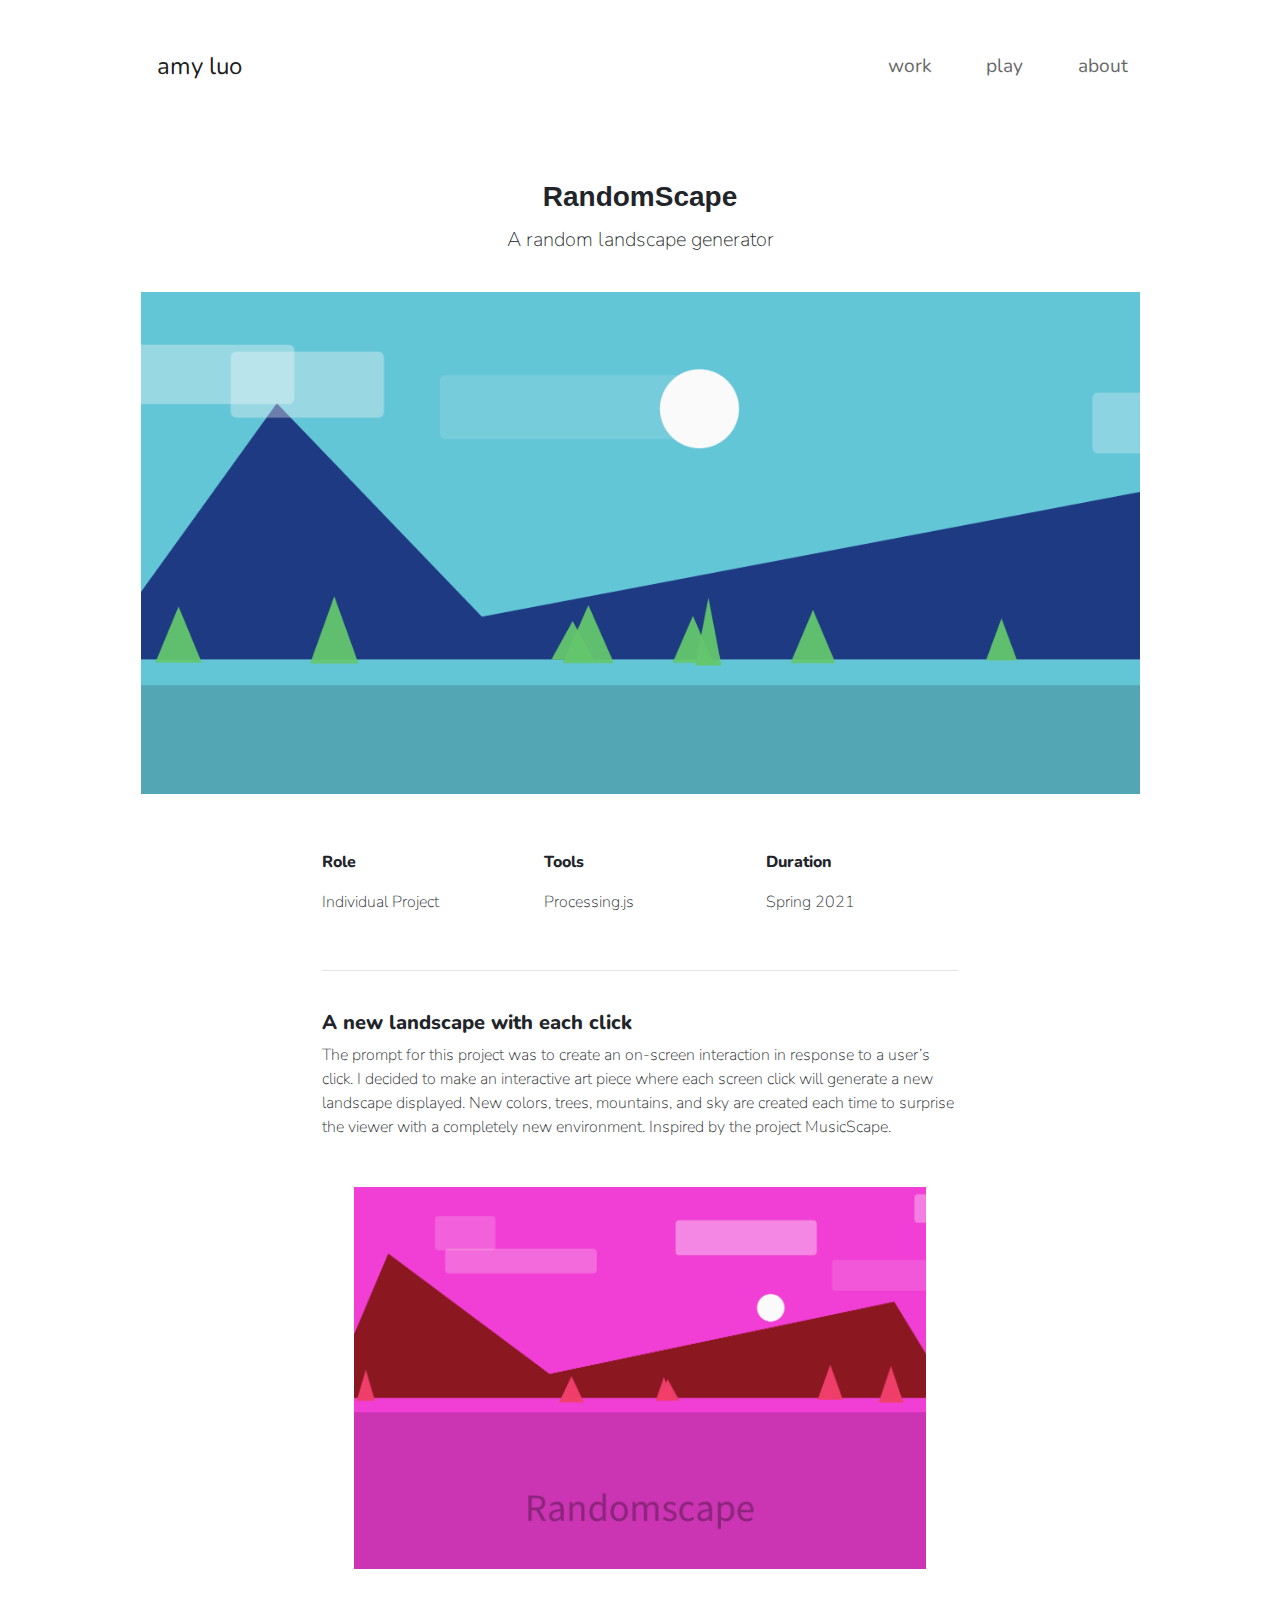
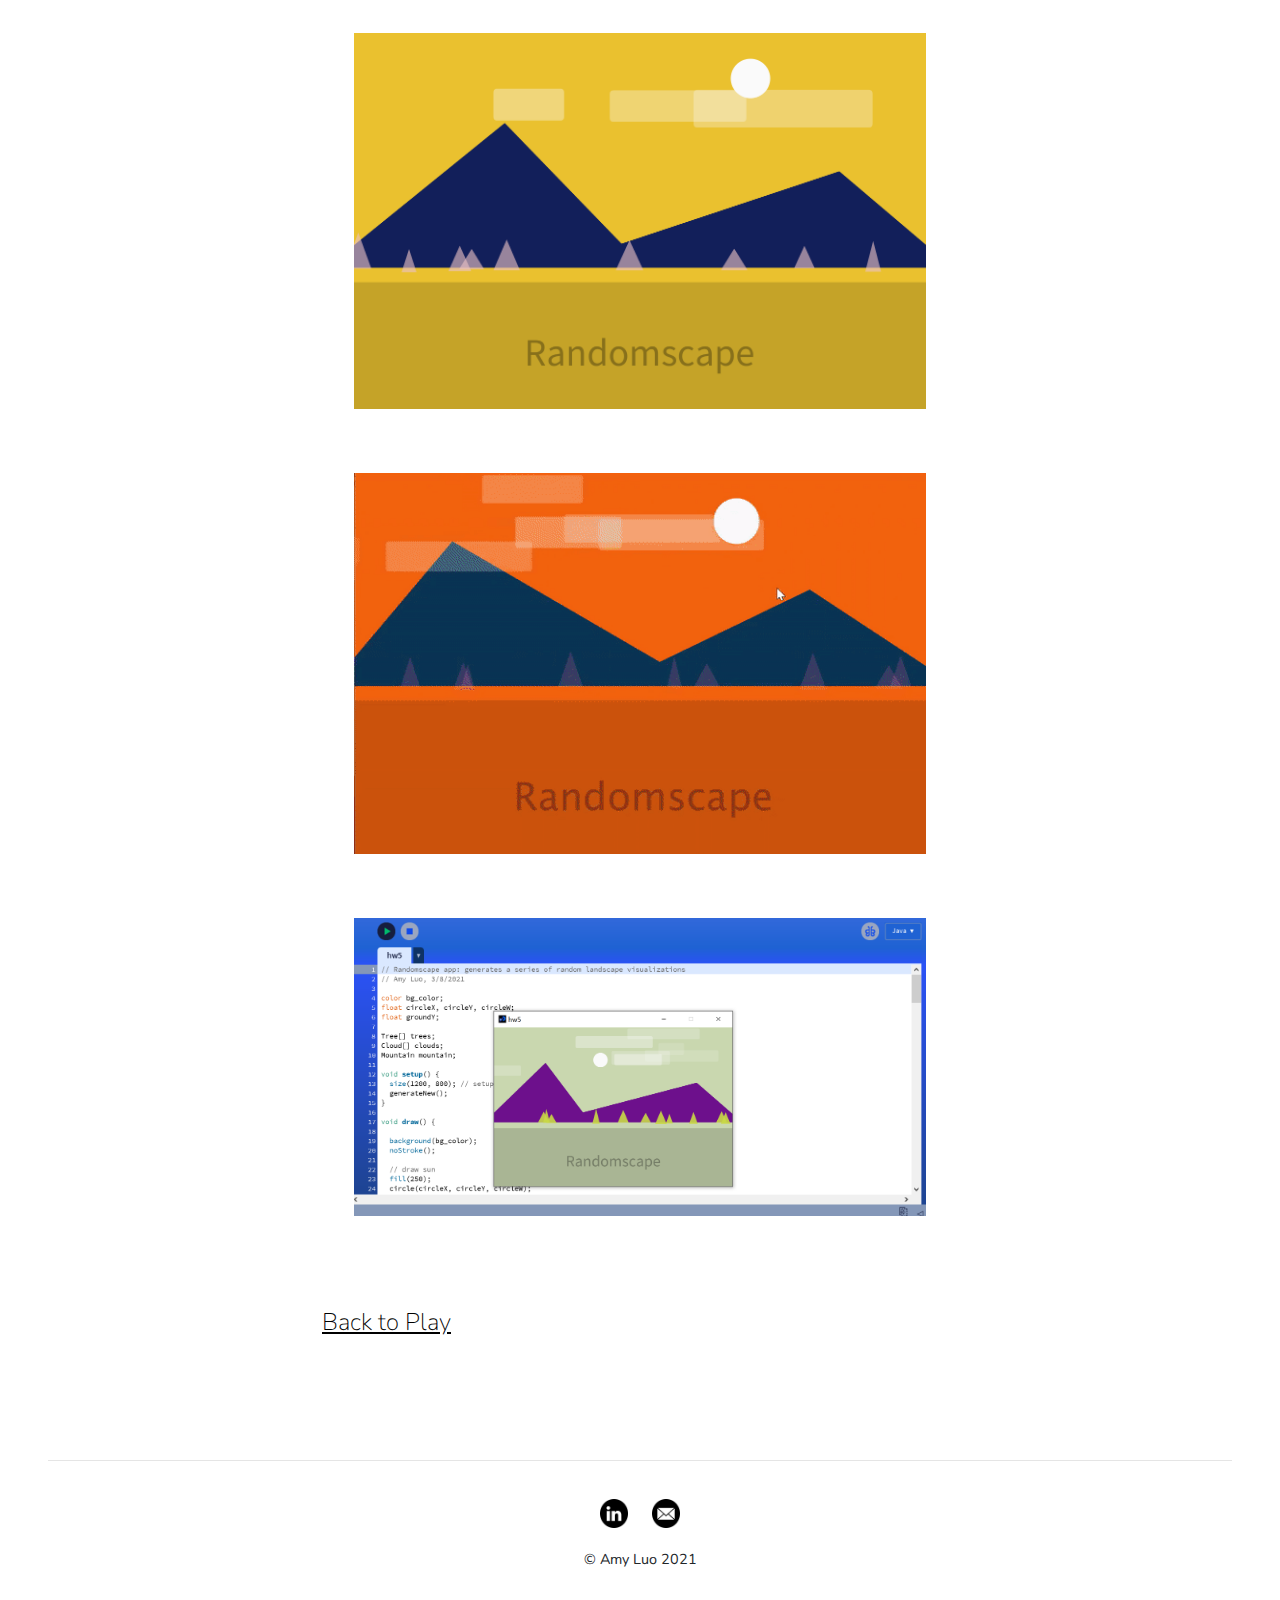
<file: randomscape.html>
<!doctype html>
<html lang="en">
  <head>
    <!-- Required meta tags -->
    <meta charset="utf-8">
    <meta name="viewport" content="width=device-width, initial-scale=1, shrink-to-fit=no">

    <!-- Bootstrap CSS -->
    <link rel="stylesheet" href="https://stackpath.bootstrapcdn.com/bootstrap/4.3.1/css/bootstrap.min.css" integrity="sha384-ggOyR0iXCbMQv3Xipma34MD+dH/1fQ784/j6cY/iJTQUOhcWr7x9JvoRxT2MZw1T" crossorigin="anonymous">
    <!--External CSS-->
    <link rel="stylesheet" href="css/styles.css">
    
    <!--fav icon-->
    
    <link rel="apple-touch-icon" sizes="180x180" href="img/favicon/apple-touch-icon.png">
    <link rel="icon" type="image/png" sizes="32x32" href="img/favicon/favicon-32x32.png">
    <link rel="icon" type="image/png" sizes="16x16" href="img/favicon/favicon-16x16.png">
    <link rel="manifest" href="img/favicon/site.webmanifest">

    <title>amy luo</title>

    <!--fonts-->
    <link rel="preconnect" href="https://fonts.googleapis.com">
    <link rel="preconnect" href="https://fonts.gstatic.com" crossorigin>
    <link href="https://fonts.googleapis.com/css2?family=Nunito:wght@300;400;600;700&display=swap" rel="stylesheet">

  </head>
  <body>
    <!--Navigation Bar-->
    <div class="container">
        <nav class="navbar navbar-expand-lg navbar-light nav">
            <a class="navbar-brand" id="logo" href="index.html">amy luo</a>
            <button class="navbar-toggler" type="button" data-toggle="collapse" data-target="#navbarNavAltMarkup"
                aria-controls="navbarNavAltMarkup" aria-expanded="false" aria-label="Toggle navigation">
                <span class="navbar-toggler-icon"></span>
            </button>
            <div class="collapse navbar-collapse" id="navbarNavAltMarkup">
                <div class="navbar-nav ml-auto">
                    <a class="nav-item pg-link" href="index.html#project1">work</a>
                    <a class="nav-item pg-link" href="play.html">play</a>
                    <a class="nav-item pg-link" href="about.html">about</a>
                </div>
            </div>
        </nav>


        <!--Heading-->
        <div class="container project-wrapper">
            <div class = "row pt-5 ">
                <div class="col-12">
                    <h3 class="project-title">RandomScape</h3>
                    <h5 class="font-light project-descrip">
                        A random landscape generator
                    </h5>
                </div>
            </div>
        </div>

        <img class="banner" src="img/play/randomscape/randomscape-banner.png"><br>


        <div class="container project-wrapper">
            <div class="row">
                <div class="col-md-4 col-sm-12">
                    <p><b>Role</b></p>
                    <p>Individual Project</p>
                </div>
                <div class="col-md-4 col-sm-12">
                    <p><b>Tools</b></p>
                    <p>Processing.js</p>
                </div>
                <div class="col-md-4 col-sm-12">
                    <p><b>Duration</b></p>
                    <p>Spring 2021</p>
                </div>

                <div class="col-12">
                    <br><hr><br>
                    <h5>A new landscape with each click</h5>
                    <p>
                        The prompt for this project was to create an on-screen interaction in 
                        response to a user’s click. I decided to make an interactive art piece 
                        where each screen click will generate a new landscape displayed. New colors, 
                        trees, mountains, and sky are created each time to surprise the viewer with a 
                        completely new environment. Inspired by the project MusicScape.
                    </p>
                </div>
            </div>
        </div>

        <div class="container project-wrapper">
            <div class="row">

                <div class="col-12">
                    <img class="banner" src="img/play/randomscape/random2.PNG">
                </div>
                <div class="col-12">
                    <img class="banner" src="img/play/randomscape/random.PNG">
                </div>
                <div class="col-12">
                    <img class="banner" src="img/play/randomscape/animated.gif">
                    <img class="banner" src="img/play/randomscape/code.PNG">
                    <br>
                        <div class="back-button"><a href="play.html">Back to Play</a></div>
                    <br>
                </div>
            </div>
        </div>

    </div>


    <footer>
        <hr><br>
        <a href = "https://www.linkedin.com/in/awluo" target="_blank"><img class="icon" src="img/icons/linkedin.png" alt="linkedin"></a>
        <a href = "mailto:awluo@andrew.cmu.edu"><img class="icon" src="img/icons/email.png"></a> <br><br>
        <p>© Amy Luo 2021</p>
    </footer>

    <!-- Optional JavaScript -->
    <!-- jQuery first, then Popper.js, then Bootstrap JS -->
    <script src="js/scroll.js"></script>
    <script src="https://code.jquery.com/jquery-3.3.1.slim.min.js" integrity="sha384-q8i/X+965DzO0rT7abK41JStQIAqVgRVzpbzo5smXKp4YfRvH+8abtTE1Pi6jizo" crossorigin="anonymous"></script>
    <script src="https://cdnjs.cloudflare.com/ajax/libs/popper.js/1.14.7/umd/popper.min.js" integrity="sha384-UO2eT0CpHqdSJQ6hJty5KVphtPhzWj9WO1clHTMGa3JDZwrnQq4sF86dIHNDz0W1" crossorigin="anonymous"></script>
    <script src="https://stackpath.bootstrapcdn.com/bootstrap/4.3.1/js/bootstrap.min.js" integrity="sha384-JjSmVgyd0p3pXB1rRibZUAYoIIy6OrQ6VrjIEaFf/nJGzIxFDsf4x0xIM+B07jRM" crossorigin="anonymous"></script>
  </body>
</html>
</file>
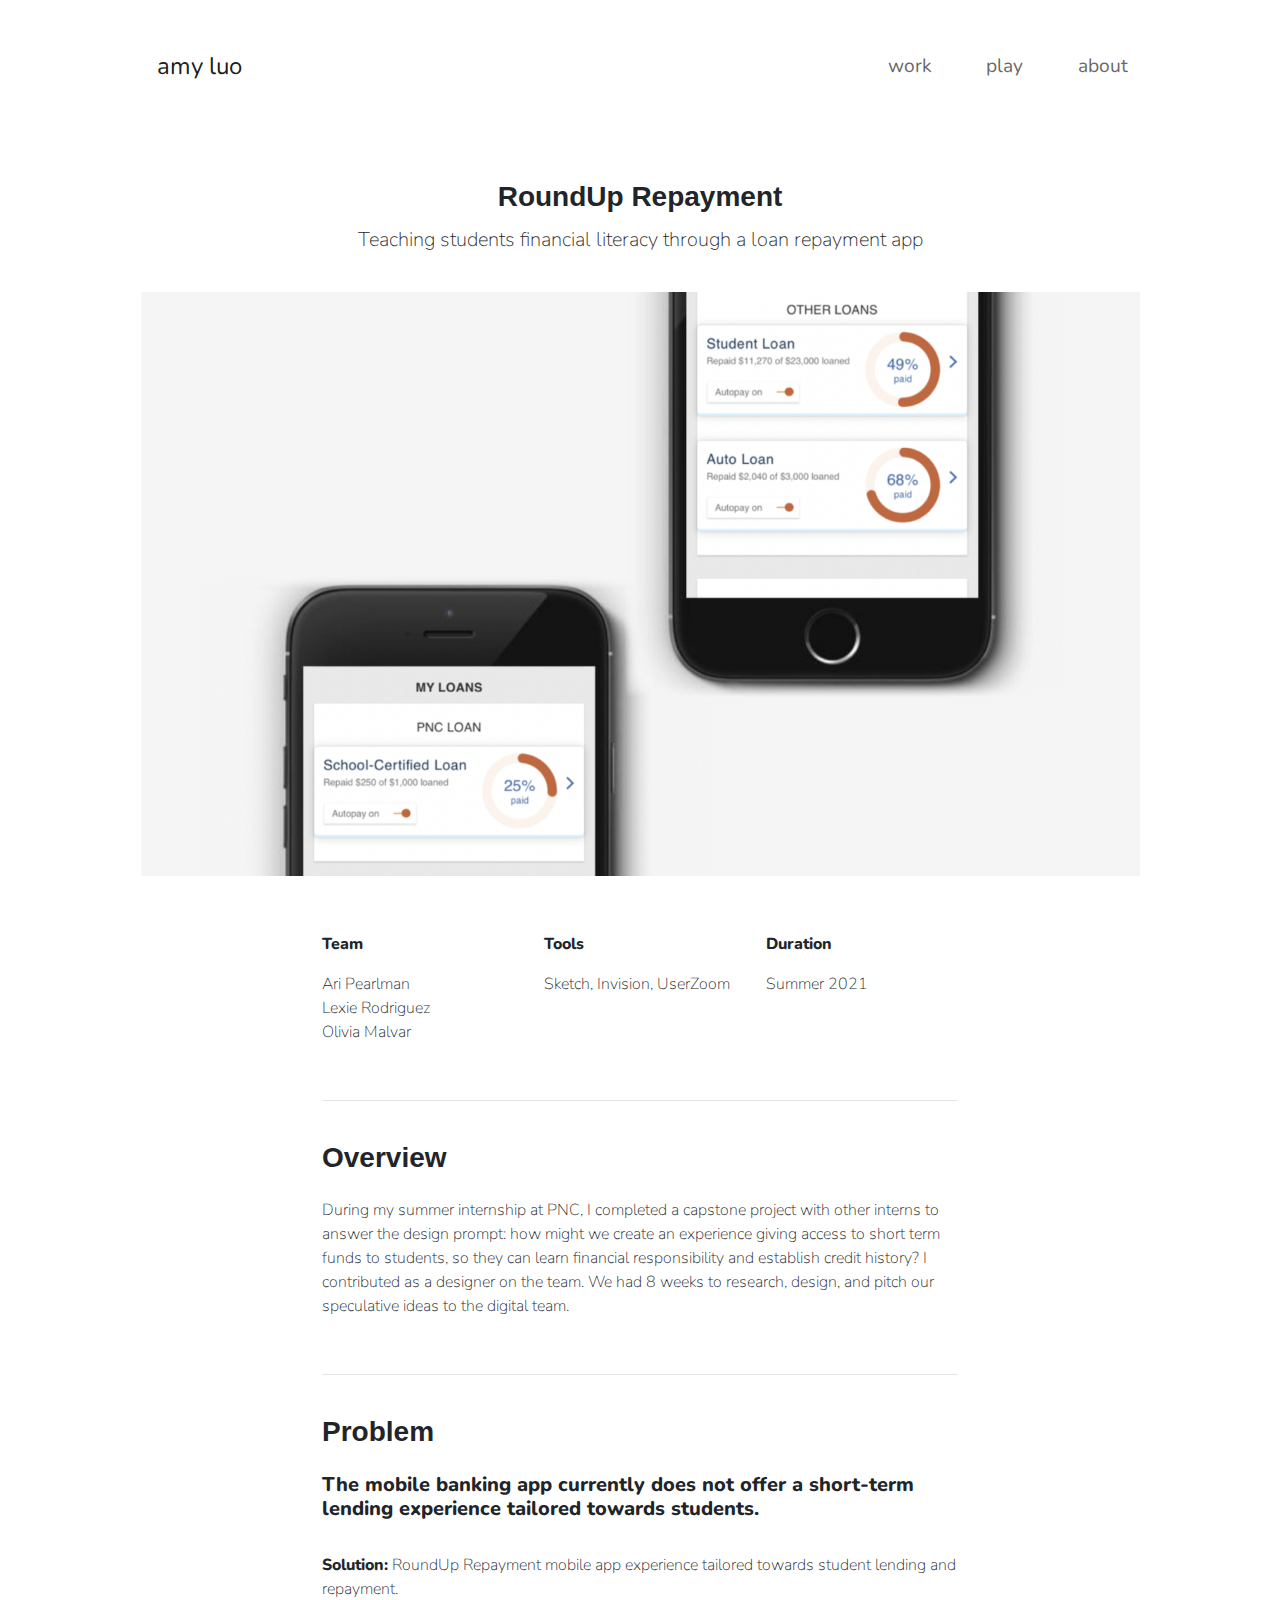
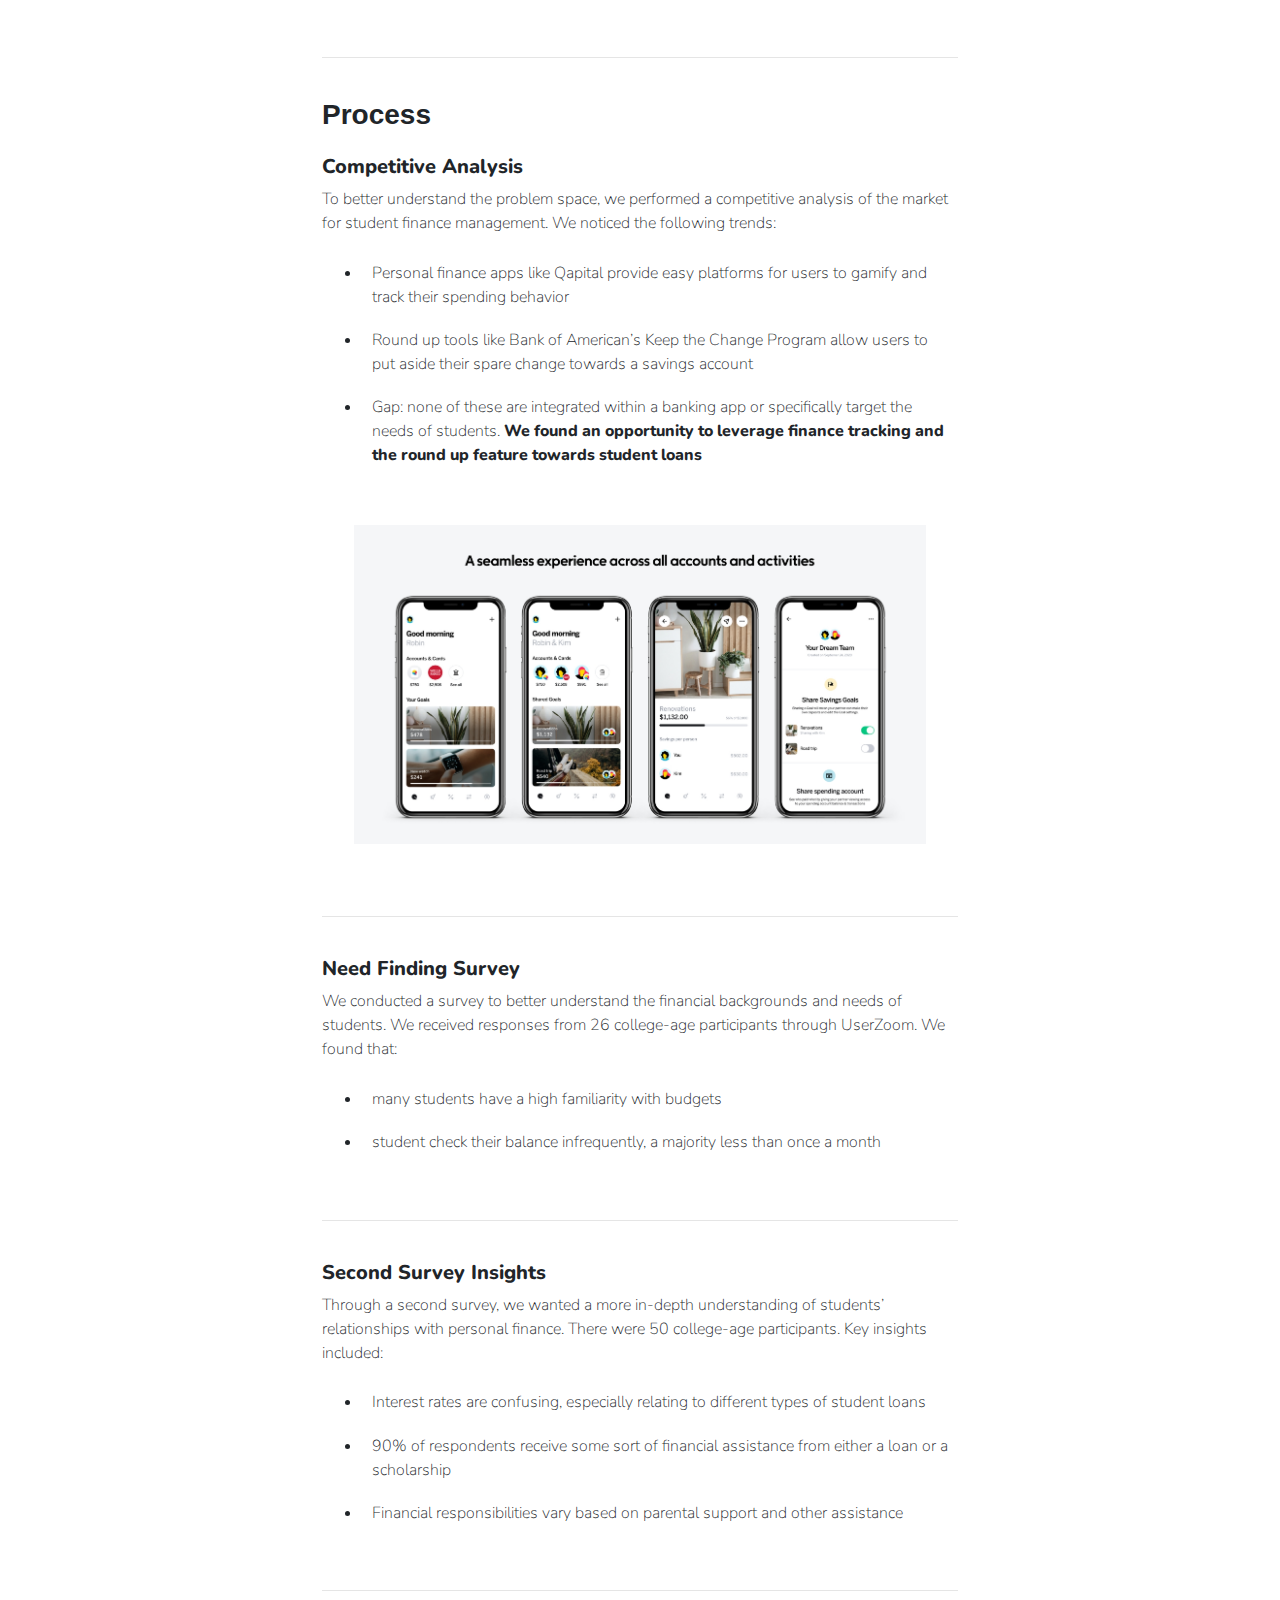
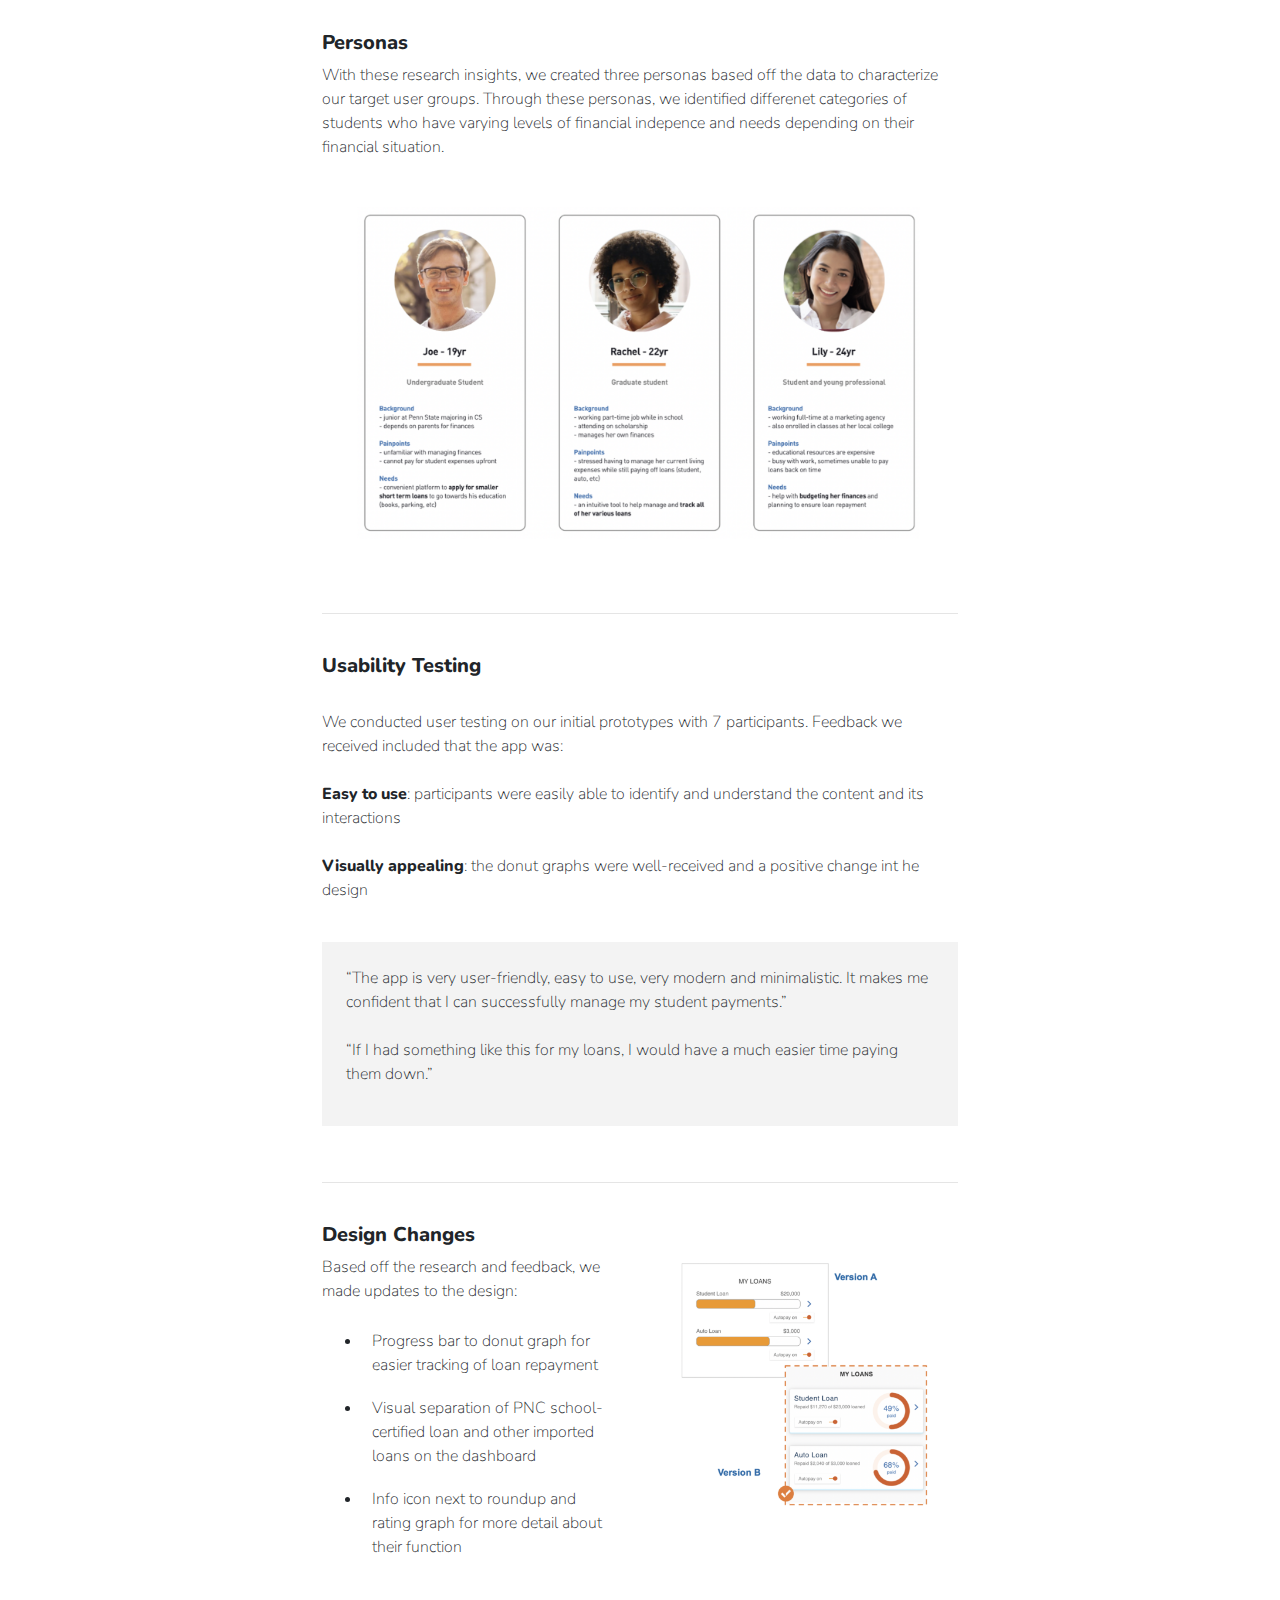
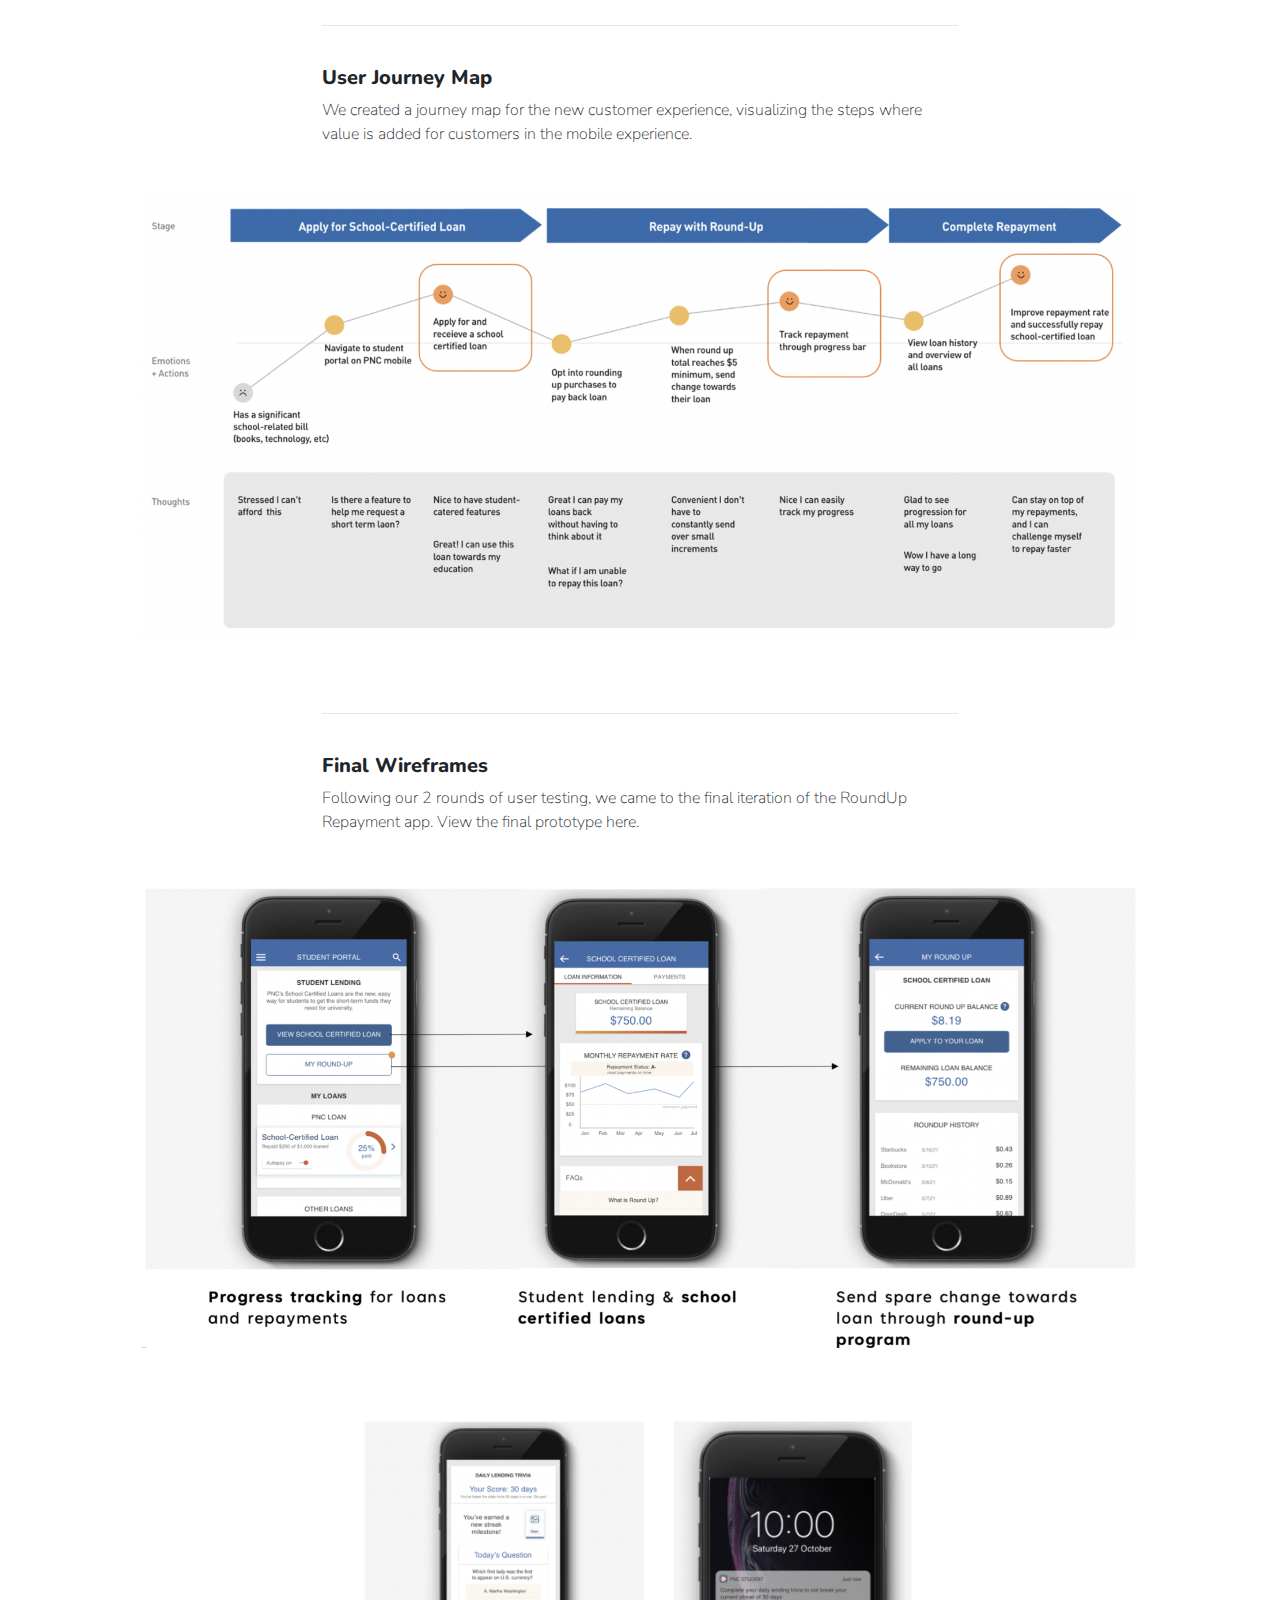
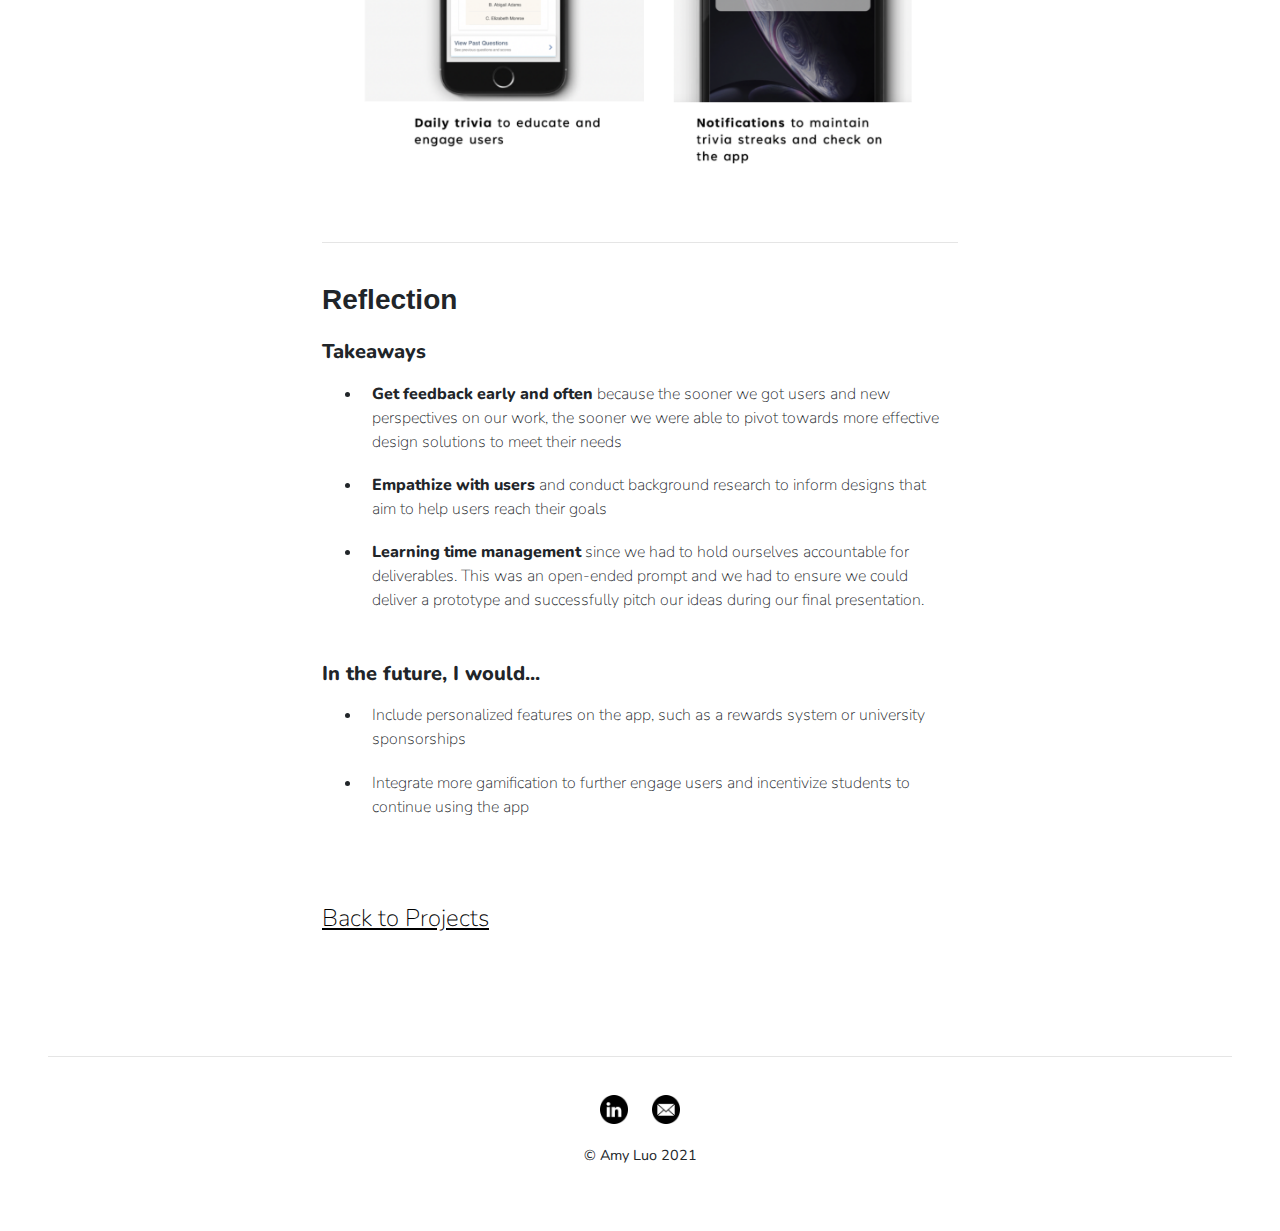
<file: roundup.html>
<!doctype html>
<html lang="en">
  <head>
    <!-- Required meta tags -->
    <meta charset="utf-8">
    <meta name="viewport" content="width=device-width, initial-scale=1, shrink-to-fit=no">

    <!-- Bootstrap CSS -->
    <link rel="stylesheet" href="https://stackpath.bootstrapcdn.com/bootstrap/4.3.1/css/bootstrap.min.css" integrity="sha384-ggOyR0iXCbMQv3Xipma34MD+dH/1fQ784/j6cY/iJTQUOhcWr7x9JvoRxT2MZw1T" crossorigin="anonymous">
    <!--External CSS-->
    <link rel="stylesheet" href="css/styles.css">
    
    <!--fav icon-->
    
    <link rel="apple-touch-icon" sizes="180x180" href="img/favicon/apple-touch-icon.png">
    <link rel="icon" type="image/png" sizes="32x32" href="img/favicon/favicon-32x32.png">
    <link rel="icon" type="image/png" sizes="16x16" href="img/favicon/favicon-16x16.png">
    <link rel="manifest" href="img/favicon/site.webmanifest">

    <title>amy luo</title>

    <!--fonts-->
    <link rel="preconnect" href="https://fonts.googleapis.com">
    <link rel="preconnect" href="https://fonts.gstatic.com" crossorigin>
    <link href="https://fonts.googleapis.com/css2?family=Nunito:wght@300;400;600;700&display=swap" rel="stylesheet">

  </head>
  <body>
    <!--Navigation Bar-->
    <div class="container">
        <nav class="navbar navbar-expand-lg navbar-light nav">
            <a class="navbar-brand" id="logo" href="index.html">amy luo</a>
            <button class="navbar-toggler" type="button" data-toggle="collapse" data-target="#navbarNavAltMarkup"
                aria-controls="navbarNavAltMarkup" aria-expanded="false" aria-label="Toggle navigation">
                <span class="navbar-toggler-icon"></span>
            </button>
            <div class="collapse navbar-collapse" id="navbarNavAltMarkup">
                <div class="navbar-nav ml-auto">
                    <a class="nav-item pg-link" href="index.html#project1">work</a>
                    <a class="nav-item pg-link" href="play.html">play</a>
                    <a class="nav-item pg-link" href="about.html">about</a>
                </div>
            </div>
        </nav>


        <!--Heading-->
        <div class="container project-wrapper">
            <div class = "row pt-5 ">
                <div class="col-12">
                    <h3 class="project-title">RoundUp Repayment</h3>
                    <h5 class="font-light project-descrip">
                        Teaching students financial literacy through a loan repayment app
                    </h5>
                </div>
            </div>
        </div>

        <img class="banner" src="img/roundup/large-thumbnail.png"><br>


        <div class="container project-wrapper">
            <div class="row">
                <div class="col-md-4 col-sm-12">
                    <p><b>Team</b></p>
                    <p>Ari Pearlman<br>Lexie Rodriguez<br>Olivia Malvar</p>
                </div>
                <div class="col-md-4 col-sm-12">
                    <p><b>Tools</b></p>
                    <p>Sketch, Invision, UserZoom</p>
                </div>
                <div class="col-md-4 col-sm-12">
                    <p><b>Duration</b></p>
                    <p>Summer 2021</p>
                </div>

                <div class="col-12">
                    <br><hr><br>
                    <h3>Overview</h3>
                    <p>
                        During my summer internship at PNC, I completed a capstone project with 
                        other interns to answer the design prompt: how might we create an experience 
                        giving access to short term funds to students, so they can learn financial 
                        responsibility and establish credit history? I contributed as a designer on 
                        the team. We had 8 weeks to research, design, and pitch our speculative ideas 
                        to the digital team.  
                    </p>
                    <br><hr><br>
                    <h3>Problem</h3>
                    <h5>The mobile banking app currently does not offer a short-term lending 
                        experience tailored towards students.</h5> <br>
                    <p>
                        <b>Solution:</b> RoundUp Repayment mobile app experience tailored towards 
                        student lending and repayment.
                    </p>
                </div>
            </div>
        </div>

        <!--insert image here?-->

        
        <div class="container project-wrapper">
            <div class="row">
                <div class="col-12">
                    <br><hr><br>
                    <h3>Process</h3>
                    <h5>Competitive Analysis</h5>
                    <p>
                        To better understand the problem space, we performed a competitive 
                        analysis of the market for student finance management. We noticed the following trends:
                    </p>
                    <ul>
                        <li>Personal finance apps like Qapital provide easy platforms for users to gamify and track their spending behavior</li>
                        <li>Round up tools like Bank of American’s Keep the Change Program allow users to put aside their spare change towards a savings account</li>
                        <li>Gap: none of these are integrated within a banking app or specifically target the needs of students. <b>We found an opportunity to leverage finance 
                            tracking and the round up feature towards student loans</b></li>
                    </ul>
                    <img class="banner" src="img/roundup/qapital.jpg" alt="Qapital">
                </div>
            </div>
        </div>



        <div class="container project-wrapper">
            <div class="row">
                <div class="col-12">
            
                    <br><hr><br>
                    <h5>Need Finding Survey</h5>
                    <p>
                        We conducted a survey to better understand the financial backgrounds and needs of students. We received responses from 26 college-age participants through UserZoom. We found that:
                        <ul>
                            <li>many students have a high familiarity with budgets</li>
                            <li>student check their balance infrequently, a majority less than once a month</li>
                        </ul>
                    </p>
                    <!--<img class="banner" src="img/roundup/userzoom.jfif" alt="UserZoom">-->
                    <br><hr><br>
                    <h5>Second Survey Insights</h5>
                    <p>
                        Through a second survey, we wanted a more in-depth understanding of students’ relationships with personal finance. There were 50 college-age participants. Key insights included:
                        <ul>
                            <li>Interest rates are confusing, especially relating to different types of student loans </li>
                            <li>90% of respondents receive some sort of financial assistance from either a loan or a scholarship </li>
                            <li>Financial responsibilities vary based on parental support and other assistance </li>
                        </ul>

                    </p>

                    <br><hr><br>
                    <h5>Personas</h5>
                    <p>
                        With these research insights, we created three personas based off the data to characterize our 
                        target user groups. Through these personas, we identified differenet categories of students who have 
                        varying levels of financial indepence and needs depending on their financial situation. 
                    </p>

                    <img class="banner" src="img/roundup/personas.PNG" alt="Personas">
                </div>
            </div>
        </div>



        <div class="container project-wrapper">
            <div class="row">
                <div class="col-12">
            
                    <br><hr><br>
                    <h5>Usability Testing</h5>
                    <br>
                    <p>We conducted user testing on our initial prototypes with 7 participants. Feedback we received included that the app was:<br>

                        <br><b>Easy to use</b>: participants were easily able to identify and understand the content and its interactions<br>
                        
                        <br><b>Visually appealing</b>: the donut graphs were well-received and a positive change int he design</p>
                    <br>
                    <div class="blockquote">
                        <p>“The app is very user-friendly, easy to use, very modern and minimalistic. It makes me confident that I can successfully manage my student payments.”<br><br>
                            “If I had something like this for my loans, I would have a much easier time paying them down.”
                        </p>
                    </div>
                    <br><hr><br>
                </div>
            </div>
        </div>      

        <div class="container project-wrapper">
            <div class="row">
                <div class="col-6">
                    <h5>Design Changes</h5>
                    <p>
                        Based off the research and feedback, we made updates to the design:
                    <ul>
                        <li>Progress bar to donut graph for easier tracking of loan repayment</li>
                        <li>Visual separation of PNC school-certified loan and other imported loans on the dashboard</li>
                        <li>Info icon next to roundup and rating graph for more detail about their function</li>
                    </ul></p>
                </div>
                <div class="col-6">
                    <img class="banner" src="img/roundup/design_changes.PNG" alt="Design Changes">
                </div>

                
                <div class="col-12">
                    <br><hr><br>
                    <h5>User Journey Map</h5>
                    <p>We created a journey map for the new customer experience, visualizing the steps where value is added for customers in the mobile experience. </p>
                </div>
            </div>
        </div>
        <img class="banner" src="img/roundup/journey_map.PNG" alt="Journey Map">

        <div class="container project-wrapper">
            <div class="row">
                <div class="col-12">
                    <br><hr><br>
                    <h5>Final Wireframes</h5>
                    <p>Following our 2 rounds of user testing, we came to the final iteration of the RoundUp Repayment app. View the final prototype here.</p>

                </div>
            </div>
        </div>
        <img class="banner" src="img/roundup/features_1.PNG" alt="Wireframes">

        <div class="container project-wrapper">
            <div class="row">
                <div class="col-12">
                    <img class="banner" src="img/roundup/features_2.PNG" alt="Wireframes">
                    <br><hr><br>
                    <h3>Reflection</h3>
                    <h5>Takeaways</h5>
                    <ul>
                        <li><b>Get feedback early and often</b>  because the sooner we got users and new perspectives on our work, the sooner we were able to pivot towards more effective design solutions to meet their needs</li>
                        <li><b>Empathize with users</b>  and conduct background research to inform designs that aim to help users reach their goals</li>
                        <li><b>Learning time management</b>  since we had to hold ourselves accountable for deliverables. This was an open-ended prompt and we had to ensure we could deliver a prototype and successfully pitch our ideas during our final presentation.</li>
                    </ul>
                    <br>
                    <h5>In the future, I would...</h5>
                    <ul>
                        <li>Include personalized features on the app, such as a rewards system or university sponsorships</li>
                        <li>Integrate more gamification to further engage users and incentivize students to continue using the app</li>
                    </ul>
                    <br>
                    <div class="back-button"><a href="index.html#project1">Back to Projects</a></div>
                    <br>
                </div>
            </div>
        </div>
    </div>


    <footer>
        <hr><br>
        <a href = "https://www.linkedin.com/in/awluo" target="_blank"><img class="icon" src="img/icons/linkedin.png" alt="linkedin"></a>
        <a href = "mailto:awluo@andrew.cmu.edu"><img class="icon" src="img/icons/email.png"></a> <br><br>
        <p>© Amy Luo 2021</p>
    </footer>

    <!-- Optional JavaScript -->
    <!-- jQuery first, then Popper.js, then Bootstrap JS -->
    <script src="js/scroll.js"></script>
    <script src="https://code.jquery.com/jquery-3.3.1.slim.min.js" integrity="sha384-q8i/X+965DzO0rT7abK41JStQIAqVgRVzpbzo5smXKp4YfRvH+8abtTE1Pi6jizo" crossorigin="anonymous"></script>
    <script src="https://cdnjs.cloudflare.com/ajax/libs/popper.js/1.14.7/umd/popper.min.js" integrity="sha384-UO2eT0CpHqdSJQ6hJty5KVphtPhzWj9WO1clHTMGa3JDZwrnQq4sF86dIHNDz0W1" crossorigin="anonymous"></script>
    <script src="https://stackpath.bootstrapcdn.com/bootstrap/4.3.1/js/bootstrap.min.js" integrity="sha384-JjSmVgyd0p3pXB1rRibZUAYoIIy6OrQ6VrjIEaFf/nJGzIxFDsf4x0xIM+B07jRM" crossorigin="anonymous"></script>
  </body>
</html>
</file>
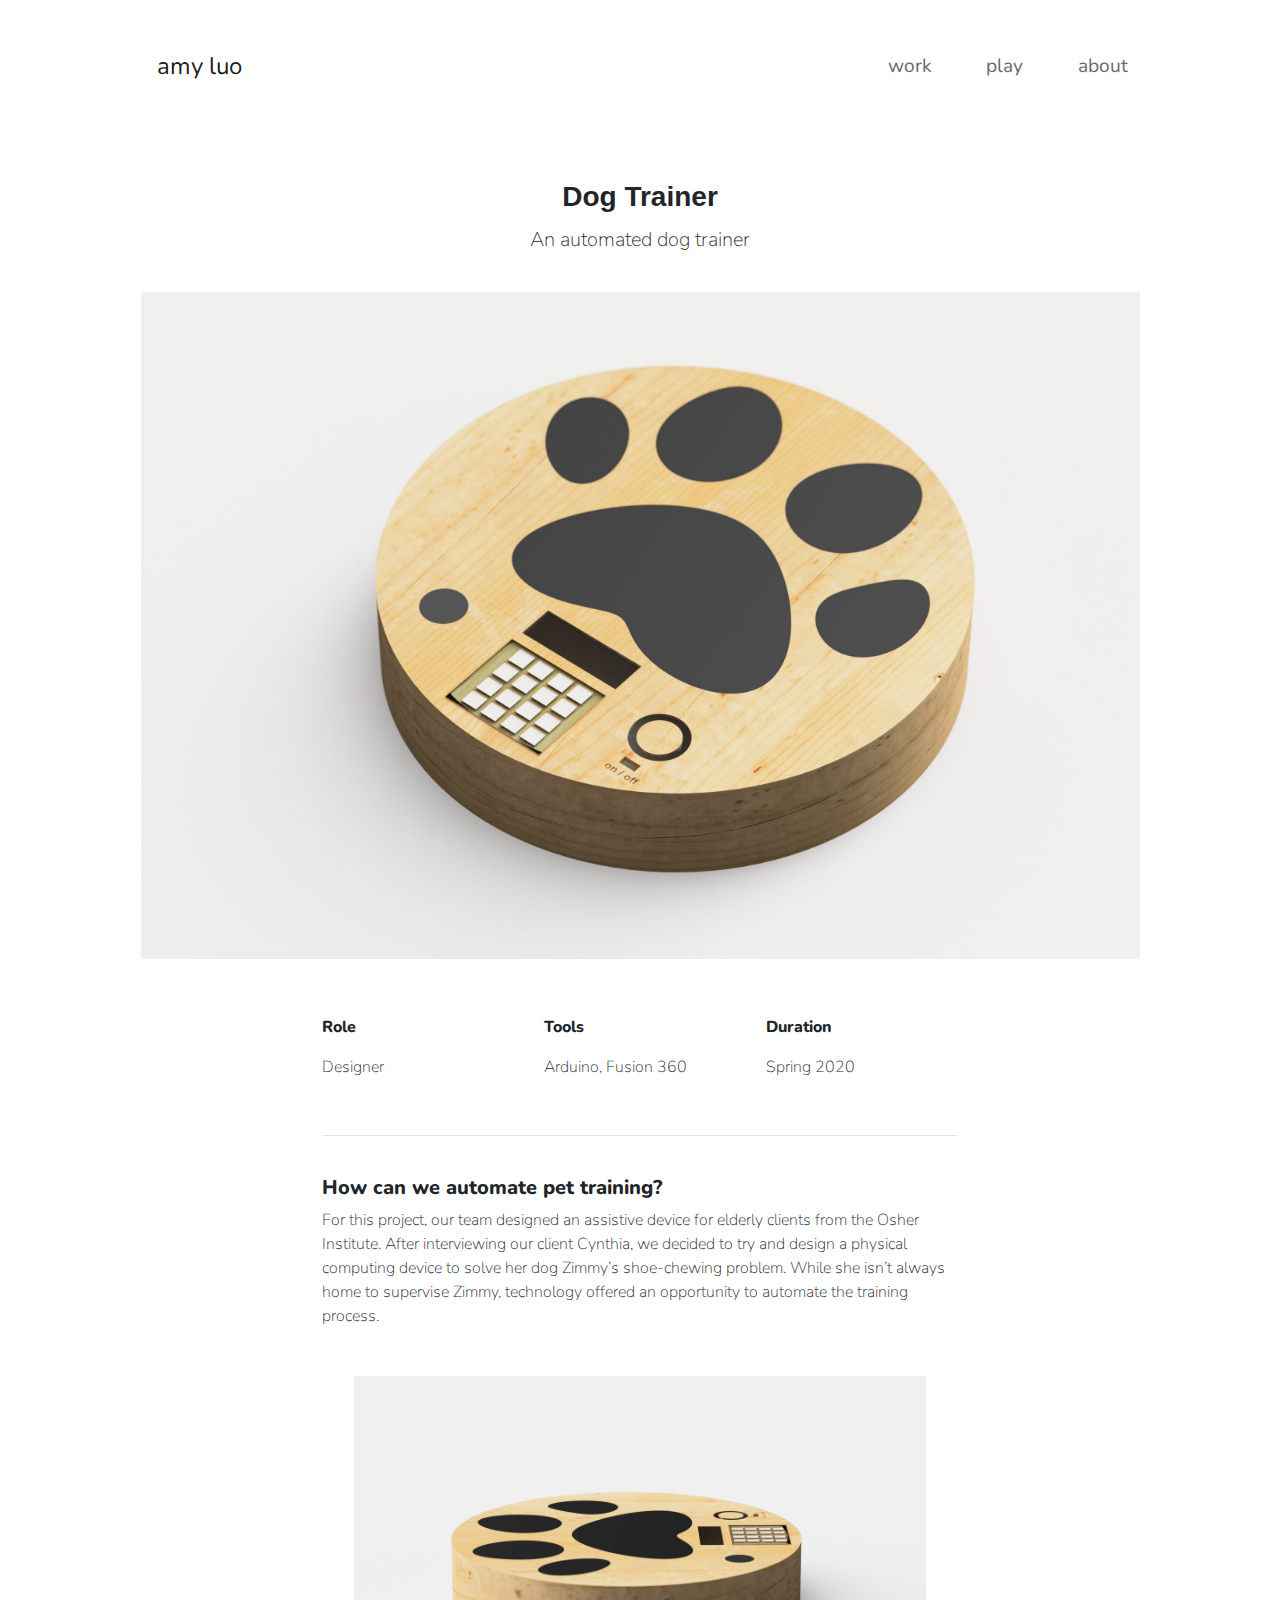
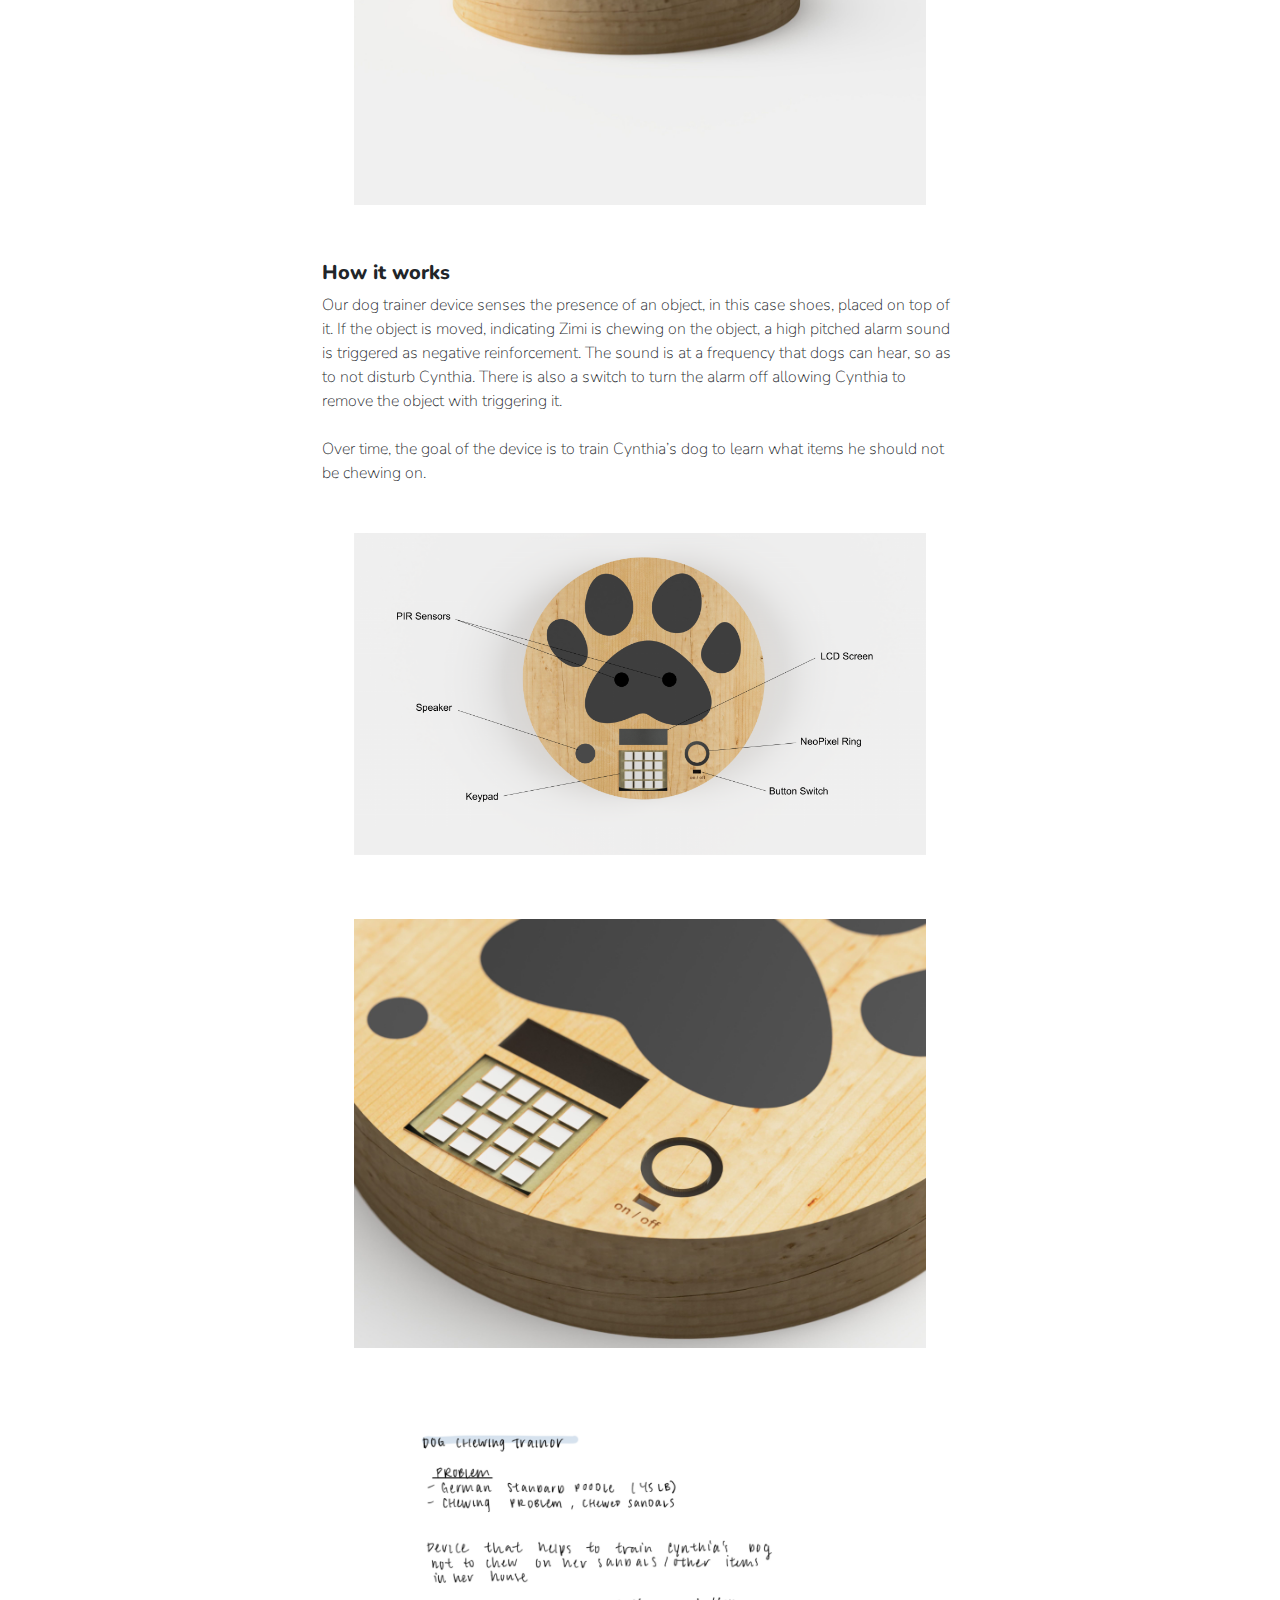
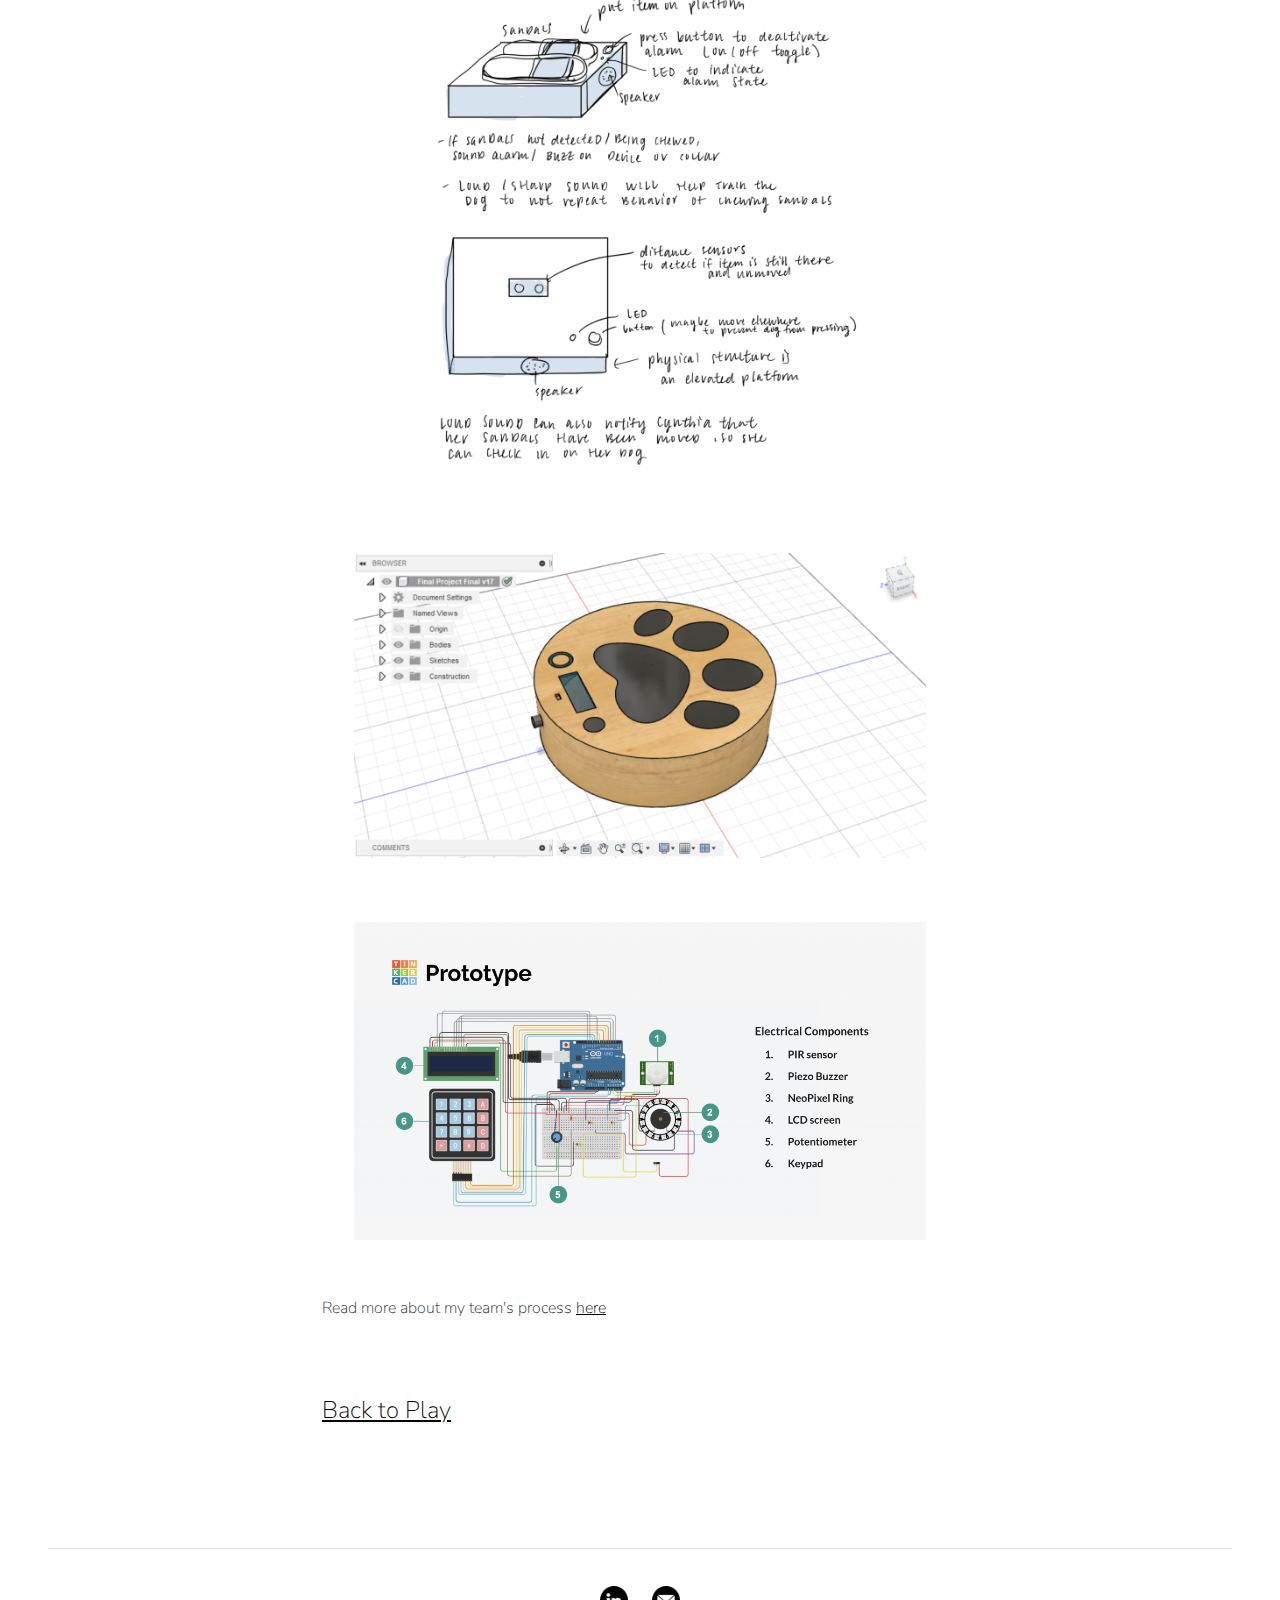
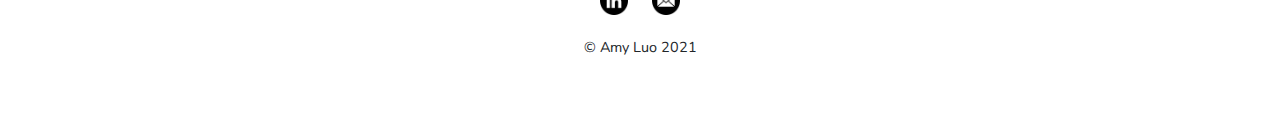
<file: trainer.html>
<!doctype html>
<html lang="en">
  <head>
    <!-- Required meta tags -->
    <meta charset="utf-8">
    <meta name="viewport" content="width=device-width, initial-scale=1, shrink-to-fit=no">

    <!-- Bootstrap CSS -->
    <link rel="stylesheet" href="https://stackpath.bootstrapcdn.com/bootstrap/4.3.1/css/bootstrap.min.css" integrity="sha384-ggOyR0iXCbMQv3Xipma34MD+dH/1fQ784/j6cY/iJTQUOhcWr7x9JvoRxT2MZw1T" crossorigin="anonymous">
    <!--External CSS-->
    <link rel="stylesheet" href="css/styles.css">
    
    <!--fav icon-->
    
    <link rel="apple-touch-icon" sizes="180x180" href="img/favicon/apple-touch-icon.png">
    <link rel="icon" type="image/png" sizes="32x32" href="img/favicon/favicon-32x32.png">
    <link rel="icon" type="image/png" sizes="16x16" href="img/favicon/favicon-16x16.png">
    <link rel="manifest" href="img/favicon/site.webmanifest">

    <title>amy luo</title>

    <!--fonts-->
    <link rel="preconnect" href="https://fonts.googleapis.com">
    <link rel="preconnect" href="https://fonts.gstatic.com" crossorigin>
    <link href="https://fonts.googleapis.com/css2?family=Nunito:wght@300;400;600;700&display=swap" rel="stylesheet">

  </head>
  <body>
    <!--Navigation Bar-->
    <div class="container">
        <nav class="navbar navbar-expand-lg navbar-light nav">
            <a class="navbar-brand" id="logo" href="index.html">amy luo</a>
            <button class="navbar-toggler" type="button" data-toggle="collapse" data-target="#navbarNavAltMarkup"
                aria-controls="navbarNavAltMarkup" aria-expanded="false" aria-label="Toggle navigation">
                <span class="navbar-toggler-icon"></span>
            </button>
            <div class="collapse navbar-collapse" id="navbarNavAltMarkup">
                <div class="navbar-nav ml-auto">
                    <a class="nav-item pg-link" href="index.html#project1">work</a>
                    <a class="nav-item pg-link" href="play.html">play</a>
                    <a class="nav-item pg-link" href="about.html">about</a>
                </div>
            </div>
        </nav>


        <!--Heading-->
        <div class="container project-wrapper">
            <div class = "row pt-5 ">
                <div class="col-12">
                    <h3 class="project-title">Dog Trainer</h3>
                    <h5 class="font-light project-descrip">
                        An automated dog trainer
                    </h5>
                </div>
            </div>
        </div>

        <img class="banner" src="img/play/trainer/render.jpg"><br>


        <div class="container project-wrapper">
            <div class="row">
                <div class="col-md-4 col-sm-12">
                    <p><b>Role</b></p>
                    <p>Designer</p>
                </div>
                <div class="col-md-4 col-sm-12">
                    <p><b>Tools</b></p>
                    <p>Arduino, Fusion 360</p>
                </div>
                <div class="col-md-4 col-sm-12">
                    <p><b>Duration</b></p>
                    <p>Spring 2020</p>
                </div>

                <div class="col-12">
                    <br><hr><br>
                    <h5>How can we automate pet training?</h5>
                    <p>
                        For this project, our team designed an assistive device for elderly clients 
                        from the Osher Institute. After interviewing our client Cynthia, we decided to 
                        try and design a physical computing device to solve her dog Zimmy’s shoe-chewing 
                        problem. While she isn’t always home to supervise Zimmy, technology offered an 
                        opportunity to automate the training process.

                    </p>

                    <img class="banner" src="img/play/trainer/sideview.jpg">

                    <br>
                    <h5>How it works</h5>
                    <p>
                        Our dog trainer device senses the presence of an object, in this case shoes, 
                        placed on top of it. If the object is moved, indicating Zimi is chewing on the object, 
                        a high pitched alarm sound is triggered as negative reinforcement. The sound is at a 
                        frequency that dogs can hear, so as to not disturb Cynthia. There is also a switch to turn 
                        the alarm off allowing Cynthia to remove the object with triggering it. <br><br>

                        Over time, the goal of the device is to train Cynthia’s dog to learn what 
                        items he should not be chewing on.
                    </p>

                    

                    <img class="banner" src="img/play/trainer/parts.png">
                    <img class="banner" src="img/play/trainer/detail.jpg">
                    <img class="banner" src="img/play/trainer/concept.png">
                    <img class="banner" src="img/play/trainer/fusion360.png">
                    <img class="banner" src="img/play/trainer/breadboard schematics.png">
                </div>
            </div>
        </div>

        <div class="container project-wrapper">
            <div class="row">
                <div class="col-12">
                    <br>
                    <p>Read more about my team's process <a href="https://courses.ideate.cmu.edu/60-223/s2020/work/dog-trainer-by-team-cynthia-final-documentation/" target="_blank">here</a></p>
                    <br>
                        <div class="back-button"><a href="play.html">Back to Play</a></div>
                    <br>
                </div>
            </div>
        </div>

    </div>


    <footer>
        <hr><br>
        <a href = "https://www.linkedin.com/in/awluo" target="_blank"><img class="icon" src="img/icons/linkedin.png" alt="linkedin"></a>
        <a href = "mailto:awluo@andrew.cmu.edu"><img class="icon" src="img/icons/email.png"></a> <br><br>
        <p>© Amy Luo 2021</p>
    </footer>

    <!-- Optional JavaScript -->
    <!-- jQuery first, then Popper.js, then Bootstrap JS -->
    <script src="js/scroll.js"></script>
    <script src="https://code.jquery.com/jquery-3.3.1.slim.min.js" integrity="sha384-q8i/X+965DzO0rT7abK41JStQIAqVgRVzpbzo5smXKp4YfRvH+8abtTE1Pi6jizo" crossorigin="anonymous"></script>
    <script src="https://cdnjs.cloudflare.com/ajax/libs/popper.js/1.14.7/umd/popper.min.js" integrity="sha384-UO2eT0CpHqdSJQ6hJty5KVphtPhzWj9WO1clHTMGa3JDZwrnQq4sF86dIHNDz0W1" crossorigin="anonymous"></script>
    <script src="https://stackpath.bootstrapcdn.com/bootstrap/4.3.1/js/bootstrap.min.js" integrity="sha384-JjSmVgyd0p3pXB1rRibZUAYoIIy6OrQ6VrjIEaFf/nJGzIxFDsf4x0xIM+B07jRM" crossorigin="anonymous"></script>
  </body>
</html>
</file>
<file: animated-headline-master/animated-headline-master/css/style.css>
/* -------------------------------- 

Primary style

-------------------------------- */
*, *::after, *::before {
  -webkit-box-sizing: border-box;
  -moz-box-sizing: border-box;
  box-sizing: border-box;
}

.cd-title {
  position: relative;
  height: 160px;
  line-height: 230px;
  text-align: center;
}
.cd-title h1 {
  font-size: 2.4rem;
  font-weight: 700;
}
@media only screen and (min-width: 768px) {
  .cd-title {
    line-height: 250px;
  }
}
@media only screen and (min-width: 1170px) {
  .cd-title {
    height: 200px;
    line-height: 300px;
  }
  .cd-title h1 {
    font-size: 3rem;
  }
}

.cd-intro {
  width: 90%;
  max-width: 768px;
  text-align: center;
}

.cd-intro {
  margin: 4em auto;
}
@media only screen and (min-width: 768px) {
  .cd-intro {
    margin: 5em auto;
  }
}
@media only screen and (min-width: 1170px) {
  .cd-intro {
    margin: 6em auto;
  }
}

.cd-headline {
  font-size: 2.5rem;
  line-height: 1.2;
}
@media only screen and (min-width: 768px) {
  .cd-headline {
    font-size: 2.5rem;
    /*font-weight: 300;*/
  }
}
@media only screen and (min-width: 1170px) {
  .cd-headline {
    font-size: 4rem;
  }
}

.cd-words-wrapper {
  display: inline-block;
  position: relative;
  text-align: left;
}
.cd-words-wrapper b {
  display: inline-block;
  position: absolute;
  white-space: nowrap;
  left: 0;
  top: 0;
}
.cd-words-wrapper b.is-visible {
  position: relative;
}
.no-js .cd-words-wrapper b {
  opacity: 0;
}
.no-js .cd-words-wrapper b.is-visible {
  opacity: 1;
}

/* -------------------------------- 

xrotate-1 

-------------------------------- */
.cd-headline.rotate-1 .cd-words-wrapper {
  -webkit-perspective: 300px;
  -moz-perspective: 300px;
  perspective: 300px;
}
.cd-headline.rotate-1 b {
  opacity: 0;
  -webkit-transform-origin: 50% 100%;
  -moz-transform-origin: 50% 100%;
  -ms-transform-origin: 50% 100%;
  -o-transform-origin: 50% 100%;
  transform-origin: 50% 100%;
  -webkit-transform: rotateX(180deg);
  -moz-transform: rotateX(180deg);
  -ms-transform: rotateX(180deg);
  -o-transform: rotateX(180deg);
  transform: rotateX(180deg);
}
.cd-headline.rotate-1 b.is-visible {
  opacity: 1;
  -webkit-transform: rotateX(0deg);
  -moz-transform: rotateX(0deg);
  -ms-transform: rotateX(0deg);
  -o-transform: rotateX(0deg);
  transform: rotateX(0deg);
  -webkit-animation: cd-rotate-1-in 1.2s;
  -moz-animation: cd-rotate-1-in 1.2s;
  animation: cd-rotate-1-in 1.2s;
}
.cd-headline.rotate-1 b.is-hidden {
  -webkit-transform: rotateX(180deg);
  -moz-transform: rotateX(180deg);
  -ms-transform: rotateX(180deg);
  -o-transform: rotateX(180deg);
  transform: rotateX(180deg);
  -webkit-animation: cd-rotate-1-out 1.2s;
  -moz-animation: cd-rotate-1-out 1.2s;
  animation: cd-rotate-1-out 1.2s;
}

@-webkit-keyframes cd-rotate-1-in {
  0% {
    -webkit-transform: rotateX(180deg);
    opacity: 0;
  }
  35% {
    -webkit-transform: rotateX(120deg);
    opacity: 0;
  }
  65% {
    opacity: 0;
  }
  100% {
    -webkit-transform: rotateX(360deg);
    opacity: 1;
  }
}
@-moz-keyframes cd-rotate-1-in {
  0% {
    -moz-transform: rotateX(180deg);
    opacity: 0;
  }
  35% {
    -moz-transform: rotateX(120deg);
    opacity: 0;
  }
  65% {
    opacity: 0;
  }
  100% {
    -moz-transform: rotateX(360deg);
    opacity: 1;
  }
}
@keyframes cd-rotate-1-in {
  0% {
    -webkit-transform: rotateX(180deg);
    -moz-transform: rotateX(180deg);
    -ms-transform: rotateX(180deg);
    -o-transform: rotateX(180deg);
    transform: rotateX(180deg);
    opacity: 0;
  }
  35% {
    -webkit-transform: rotateX(120deg);
    -moz-transform: rotateX(120deg);
    -ms-transform: rotateX(120deg);
    -o-transform: rotateX(120deg);
    transform: rotateX(120deg);
    opacity: 0;
  }
  65% {
    opacity: 0;
  }
  100% {
    -webkit-transform: rotateX(360deg);
    -moz-transform: rotateX(360deg);
    -ms-transform: rotateX(360deg);
    -o-transform: rotateX(360deg);
    transform: rotateX(360deg);
    opacity: 1;
  }
}
@-webkit-keyframes cd-rotate-1-out {
  0% {
    -webkit-transform: rotateX(0deg);
    opacity: 1;
  }
  35% {
    -webkit-transform: rotateX(-40deg);
    opacity: 1;
  }
  65% {
    opacity: 0;
  }
  100% {
    -webkit-transform: rotateX(180deg);
    opacity: 0;
  }
}
@-moz-keyframes cd-rotate-1-out {
  0% {
    -moz-transform: rotateX(0deg);
    opacity: 1;
  }
  35% {
    -moz-transform: rotateX(-40deg);
    opacity: 1;
  }
  65% {
    opacity: 0;
  }
  100% {
    -moz-transform: rotateX(180deg);
    opacity: 0;
  }
}
@keyframes cd-rotate-1-out {
  0% {
    -webkit-transform: rotateX(0deg);
    -moz-transform: rotateX(0deg);
    -ms-transform: rotateX(0deg);
    -o-transform: rotateX(0deg);
    transform: rotateX(0deg);
    opacity: 1;
  }
  35% {
    -webkit-transform: rotateX(-40deg);
    -moz-transform: rotateX(-40deg);
    -ms-transform: rotateX(-40deg);
    -o-transform: rotateX(-40deg);
    transform: rotateX(-40deg);
    opacity: 1;
  }
  65% {
    opacity: 0;
  }
  100% {
    -webkit-transform: rotateX(180deg);
    -moz-transform: rotateX(180deg);
    -ms-transform: rotateX(180deg);
    -o-transform: rotateX(180deg);
    transform: rotateX(180deg);
    opacity: 0;
  }
}
/* -------------------------------- 

xtype 

-------------------------------- */
.cd-headline.type .cd-words-wrapper {
  vertical-align: top;
  overflow: hidden;
}
.cd-headline.type .cd-words-wrapper::after {
  /* vertical bar */
  content: '';
  position: absolute;
  right: 0;
  top: 50%;
  bottom: auto;
  -webkit-transform: translateY(-50%);
  -moz-transform: translateY(-50%);
  -ms-transform: translateY(-50%);
  -o-transform: translateY(-50%);
  transform: translateY(-50%);
  height: 90%;
  width: 1px;
  background-color: #aebcb9;
}
.cd-headline.type .cd-words-wrapper.waiting::after {
  -webkit-animation: cd-pulse 1s infinite;
  -moz-animation: cd-pulse 1s infinite;
  animation: cd-pulse 1s infinite;
}
.cd-headline.type .cd-words-wrapper.selected {
  background-color: #aebcb9;
}
.cd-headline.type .cd-words-wrapper.selected::after {
  visibility: hidden;
}
.cd-headline.type .cd-words-wrapper.selected b {
  color: #0d0d0d;
}
.cd-headline.type b {
  visibility: hidden;
}
.cd-headline.type b.is-visible {
  visibility: visible;
}
.cd-headline.type i {
  position: absolute;
  visibility: hidden;
}
.cd-headline.type i.in {
  position: relative;
  visibility: visible;
}

@-webkit-keyframes cd-pulse {
  0% {
    -webkit-transform: translateY(-50%) scale(1);
    opacity: 1;
  }
  40% {
    -webkit-transform: translateY(-50%) scale(0.9);
    opacity: 0;
  }
  100% {
    -webkit-transform: translateY(-50%) scale(0);
    opacity: 0;
  }
}
@-moz-keyframes cd-pulse {
  0% {
    -moz-transform: translateY(-50%) scale(1);
    opacity: 1;
  }
  40% {
    -moz-transform: translateY(-50%) scale(0.9);
    opacity: 0;
  }
  100% {
    -moz-transform: translateY(-50%) scale(0);
    opacity: 0;
  }
}
@keyframes cd-pulse {
  0% {
    -webkit-transform: translateY(-50%) scale(1);
    -moz-transform: translateY(-50%) scale(1);
    -ms-transform: translateY(-50%) scale(1);
    -o-transform: translateY(-50%) scale(1);
    transform: translateY(-50%) scale(1);
    opacity: 1;
  }
  40% {
    -webkit-transform: translateY(-50%) scale(0.9);
    -moz-transform: translateY(-50%) scale(0.9);
    -ms-transform: translateY(-50%) scale(0.9);
    -o-transform: translateY(-50%) scale(0.9);
    transform: translateY(-50%) scale(0.9);
    opacity: 0;
  }
  100% {
    -webkit-transform: translateY(-50%) scale(0);
    -moz-transform: translateY(-50%) scale(0);
    -ms-transform: translateY(-50%) scale(0);
    -o-transform: translateY(-50%) scale(0);
    transform: translateY(-50%) scale(0);
    opacity: 0;
  }
}
/* -------------------------------- 

xrotate-2 

-------------------------------- */
.cd-headline.rotate-2 .cd-words-wrapper {
  -webkit-perspective: 300px;
  -moz-perspective: 300px;
  perspective: 300px;
}
.cd-headline.rotate-2 i, .cd-headline.rotate-2 em {
  display: inline-block;
  -webkit-backface-visibility: hidden;
  backface-visibility: hidden;
}
.cd-headline.rotate-2 b {
  opacity: 0;
}
.cd-headline.rotate-2 i {
  -webkit-transform-style: preserve-3d;
  -moz-transform-style: preserve-3d;
  -ms-transform-style: preserve-3d;
  -o-transform-style: preserve-3d;
  transform-style: preserve-3d;
  -webkit-transform: translateZ(-20px) rotateX(90deg);
  -moz-transform: translateZ(-20px) rotateX(90deg);
  -ms-transform: translateZ(-20px) rotateX(90deg);
  -o-transform: translateZ(-20px) rotateX(90deg);
  transform: translateZ(-20px) rotateX(90deg);
  opacity: 0;
}
.is-visible .cd-headline.rotate-2 i {
  opacity: 1;
}
.cd-headline.rotate-2 i.in {
  -webkit-animation: cd-rotate-2-in 0.4s forwards;
  -moz-animation: cd-rotate-2-in 0.4s forwards;
  animation: cd-rotate-2-in 0.4s forwards;
}
.cd-headline.rotate-2 i.out {
  -webkit-animation: cd-rotate-2-out 0.4s forwards;
  -moz-animation: cd-rotate-2-out 0.4s forwards;
  animation: cd-rotate-2-out 0.4s forwards;
}
.cd-headline.rotate-2 em {
  -webkit-transform: translateZ(20px);
  -moz-transform: translateZ(20px);
  -ms-transform: translateZ(20px);
  -o-transform: translateZ(20px);
  transform: translateZ(20px);
}

.no-csstransitions .cd-headline.rotate-2 i {
  -webkit-transform: rotateX(0deg);
  -moz-transform: rotateX(0deg);
  -ms-transform: rotateX(0deg);
  -o-transform: rotateX(0deg);
  transform: rotateX(0deg);
  opacity: 0;
}
.no-csstransitions .cd-headline.rotate-2 i em {
  -webkit-transform: scale(1);
  -moz-transform: scale(1);
  -ms-transform: scale(1);
  -o-transform: scale(1);
  transform: scale(1);
}

.no-csstransitions .cd-headline.rotate-2 .is-visible i {
  opacity: 1;
}

@-webkit-keyframes cd-rotate-2-in {
  0% {
    opacity: 0;
    -webkit-transform: translateZ(-20px) rotateX(90deg);
  }
  60% {
    opacity: 1;
    -webkit-transform: translateZ(-20px) rotateX(-10deg);
  }
  100% {
    opacity: 1;
    -webkit-transform: translateZ(-20px) rotateX(0deg);
  }
}
@-moz-keyframes cd-rotate-2-in {
  0% {
    opacity: 0;
    -moz-transform: translateZ(-20px) rotateX(90deg);
  }
  60% {
    opacity: 1;
    -moz-transform: translateZ(-20px) rotateX(-10deg);
  }
  100% {
    opacity: 1;
    -moz-transform: translateZ(-20px) rotateX(0deg);
  }
}
@keyframes cd-rotate-2-in {
  0% {
    opacity: 0;
    -webkit-transform: translateZ(-20px) rotateX(90deg);
    -moz-transform: translateZ(-20px) rotateX(90deg);
    -ms-transform: translateZ(-20px) rotateX(90deg);
    -o-transform: translateZ(-20px) rotateX(90deg);
    transform: translateZ(-20px) rotateX(90deg);
  }
  60% {
    opacity: 1;
    -webkit-transform: translateZ(-20px) rotateX(-10deg);
    -moz-transform: translateZ(-20px) rotateX(-10deg);
    -ms-transform: translateZ(-20px) rotateX(-10deg);
    -o-transform: translateZ(-20px) rotateX(-10deg);
    transform: translateZ(-20px) rotateX(-10deg);
  }
  100% {
    opacity: 1;
    -webkit-transform: translateZ(-20px) rotateX(0deg);
    -moz-transform: translateZ(-20px) rotateX(0deg);
    -ms-transform: translateZ(-20px) rotateX(0deg);
    -o-transform: translateZ(-20px) rotateX(0deg);
    transform: translateZ(-20px) rotateX(0deg);
  }
}
@-webkit-keyframes cd-rotate-2-out {
  0% {
    opacity: 1;
    -webkit-transform: translateZ(-20px) rotateX(0);
  }
  60% {
    opacity: 0;
    -webkit-transform: translateZ(-20px) rotateX(-100deg);
  }
  100% {
    opacity: 0;
    -webkit-transform: translateZ(-20px) rotateX(-90deg);
  }
}
@-moz-keyframes cd-rotate-2-out {
  0% {
    opacity: 1;
    -moz-transform: translateZ(-20px) rotateX(0);
  }
  60% {
    opacity: 0;
    -moz-transform: translateZ(-20px) rotateX(-100deg);
  }
  100% {
    opacity: 0;
    -moz-transform: translateZ(-20px) rotateX(-90deg);
  }
}
@keyframes cd-rotate-2-out {
  0% {
    opacity: 1;
    -webkit-transform: translateZ(-20px) rotateX(0);
    -moz-transform: translateZ(-20px) rotateX(0);
    -ms-transform: translateZ(-20px) rotateX(0);
    -o-transform: translateZ(-20px) rotateX(0);
    transform: translateZ(-20px) rotateX(0);
  }
  60% {
    opacity: 0;
    -webkit-transform: translateZ(-20px) rotateX(-100deg);
    -moz-transform: translateZ(-20px) rotateX(-100deg);
    -ms-transform: translateZ(-20px) rotateX(-100deg);
    -o-transform: translateZ(-20px) rotateX(-100deg);
    transform: translateZ(-20px) rotateX(-100deg);
  }
  100% {
    opacity: 0;
    -webkit-transform: translateZ(-20px) rotateX(-90deg);
    -moz-transform: translateZ(-20px) rotateX(-90deg);
    -ms-transform: translateZ(-20px) rotateX(-90deg);
    -o-transform: translateZ(-20px) rotateX(-90deg);
    transform: translateZ(-20px) rotateX(-90deg);
  }
}
/* -------------------------------- 

xloading-bar 

-------------------------------- */
.cd-headline.loading-bar span {
  display: inline-block;
  padding: .2em 0;
}
.cd-headline.loading-bar .cd-words-wrapper {
  overflow: hidden;
  vertical-align: top;
}
.cd-headline.loading-bar .cd-words-wrapper::after {
  /* loading bar */
  content: '';
  position: absolute;
  left: 0;
  bottom: 0;
  height: 3px;
  width: 0;
  background: #0096a7;
  z-index: 2;
  -webkit-transition: width 0.3s -0.1s;
  -moz-transition: width 0.3s -0.1s;
  transition: width 0.3s -0.1s;
}
.cd-headline.loading-bar .cd-words-wrapper.is-loading::after {
  width: 100%;
  -webkit-transition: width 3s;
  -moz-transition: width 3s;
  transition: width 3s;
}
.cd-headline.loading-bar b {
  top: .2em;
  opacity: 0;
  -webkit-transition: opacity 0.3s;
  -moz-transition: opacity 0.3s;
  transition: opacity 0.3s;
}
.cd-headline.loading-bar b.is-visible {
  opacity: 1;
  top: 0;
}

/* -------------------------------- 

xslide 

-------------------------------- */
.cd-headline.slide span {
  display: inline-block;
  padding: .2em 0;
}
.cd-headline.slide .cd-words-wrapper {
  overflow: hidden;
  vertical-align: top;
}
.cd-headline.slide b {
  opacity: 0;
  top: .2em;
}
.cd-headline.slide b.is-visible {
  top: 0;
  opacity: 1;
  -webkit-animation: slide-in 0.6s;
  -moz-animation: slide-in 0.6s;
  animation: slide-in 0.6s;
}
.cd-headline.slide b.is-hidden {
  -webkit-animation: slide-out 0.6s;
  -moz-animation: slide-out 0.6s;
  animation: slide-out 0.6s;
}

@-webkit-keyframes slide-in {
  0% {
    opacity: 0;
    -webkit-transform: translateY(-100%);
  }
  60% {
    opacity: 1;
    -webkit-transform: translateY(20%);
  }
  100% {
    opacity: 1;
    -webkit-transform: translateY(0);
  }
}
@-moz-keyframes slide-in {
  0% {
    opacity: 0;
    -moz-transform: translateY(-100%);
  }
  60% {
    opacity: 1;
    -moz-transform: translateY(20%);
  }
  100% {
    opacity: 1;
    -moz-transform: translateY(0);
  }
}
@keyframes slide-in {
  0% {
    opacity: 0;
    -webkit-transform: translateY(-100%);
    -moz-transform: translateY(-100%);
    -ms-transform: translateY(-100%);
    -o-transform: translateY(-100%);
    transform: translateY(-100%);
  }
  60% {
    opacity: 1;
    -webkit-transform: translateY(20%);
    -moz-transform: translateY(20%);
    -ms-transform: translateY(20%);
    -o-transform: translateY(20%);
    transform: translateY(20%);
  }
  100% {
    opacity: 1;
    -webkit-transform: translateY(0);
    -moz-transform: translateY(0);
    -ms-transform: translateY(0);
    -o-transform: translateY(0);
    transform: translateY(0);
  }
}
@-webkit-keyframes slide-out {
  0% {
    opacity: 1;
    -webkit-transform: translateY(0);
  }
  60% {
    opacity: 0;
    -webkit-transform: translateY(120%);
  }
  100% {
    opacity: 0;
    -webkit-transform: translateY(100%);
  }
}
@-moz-keyframes slide-out {
  0% {
    opacity: 1;
    -moz-transform: translateY(0);
  }
  60% {
    opacity: 0;
    -moz-transform: translateY(120%);
  }
  100% {
    opacity: 0;
    -moz-transform: translateY(100%);
  }
}
@keyframes slide-out {
  0% {
    opacity: 1;
    -webkit-transform: translateY(0);
    -moz-transform: translateY(0);
    -ms-transform: translateY(0);
    -o-transform: translateY(0);
    transform: translateY(0);
  }
  60% {
    opacity: 0;
    -webkit-transform: translateY(120%);
    -moz-transform: translateY(120%);
    -ms-transform: translateY(120%);
    -o-transform: translateY(120%);
    transform: translateY(120%);
  }
  100% {
    opacity: 0;
    -webkit-transform: translateY(100%);
    -moz-transform: translateY(100%);
    -ms-transform: translateY(100%);
    -o-transform: translateY(100%);
    transform: translateY(100%);
  }
}
/* -------------------------------- 

xclip 

-------------------------------- */
.cd-headline.clip span {
  display: inline-block;
  padding: .2em 0;
}
.cd-headline.clip .cd-words-wrapper {
  overflow: hidden;
  vertical-align: top;
}
.cd-headline.clip .cd-words-wrapper::after {
  /* line */
  content: '';
  position: absolute;
  top: 0;
  right: 0;
  width: 2px;
  height: 100%;
  background-color: #aebcb9;
}
.cd-headline.clip b {
  opacity: 0;
}
.cd-headline.clip b.is-visible {
  opacity: 1;
}

/* -------------------------------- 

xzoom 

-------------------------------- */
.cd-headline.zoom .cd-words-wrapper {
  -webkit-perspective: 300px;
  -moz-perspective: 300px;
  perspective: 300px;
}
.cd-headline.zoom b {
  opacity: 0;
}
.cd-headline.zoom b.is-visible {
  opacity: 1;
  -webkit-animation: zoom-in 0.8s;
  -moz-animation: zoom-in 0.8s;
  animation: zoom-in 0.8s;
}
.cd-headline.zoom b.is-hidden {
  -webkit-animation: zoom-out 0.8s;
  -moz-animation: zoom-out 0.8s;
  animation: zoom-out 0.8s;
}

@-webkit-keyframes zoom-in {
  0% {
    opacity: 0;
    -webkit-transform: translateZ(100px);
  }
  100% {
    opacity: 1;
    -webkit-transform: translateZ(0);
  }
}
@-moz-keyframes zoom-in {
  0% {
    opacity: 0;
    -moz-transform: translateZ(100px);
  }
  100% {
    opacity: 1;
    -moz-transform: translateZ(0);
  }
}
@keyframes zoom-in {
  0% {
    opacity: 0;
    -webkit-transform: translateZ(100px);
    -moz-transform: translateZ(100px);
    -ms-transform: translateZ(100px);
    -o-transform: translateZ(100px);
    transform: translateZ(100px);
  }
  100% {
    opacity: 1;
    -webkit-transform: translateZ(0);
    -moz-transform: translateZ(0);
    -ms-transform: translateZ(0);
    -o-transform: translateZ(0);
    transform: translateZ(0);
  }
}
@-webkit-keyframes zoom-out {
  0% {
    opacity: 1;
    -webkit-transform: translateZ(0);
  }
  100% {
    opacity: 0;
    -webkit-transform: translateZ(-100px);
  }
}
@-moz-keyframes zoom-out {
  0% {
    opacity: 1;
    -moz-transform: translateZ(0);
  }
  100% {
    opacity: 0;
    -moz-transform: translateZ(-100px);
  }
}
@keyframes zoom-out {
  0% {
    opacity: 1;
    -webkit-transform: translateZ(0);
    -moz-transform: translateZ(0);
    -ms-transform: translateZ(0);
    -o-transform: translateZ(0);
    transform: translateZ(0);
  }
  100% {
    opacity: 0;
    -webkit-transform: translateZ(-100px);
    -moz-transform: translateZ(-100px);
    -ms-transform: translateZ(-100px);
    -o-transform: translateZ(-100px);
    transform: translateZ(-100px);
  }
}
/* -------------------------------- 

xrotate-3 

-------------------------------- */
.cd-headline.rotate-3 .cd-words-wrapper {
  -webkit-perspective: 300px;
  -moz-perspective: 300px;
  perspective: 300px;
}
.cd-headline.rotate-3 b {
  opacity: 0;
}
.cd-headline.rotate-3 i {
  display: inline-block;
  -webkit-transform: rotateY(180deg);
  -moz-transform: rotateY(180deg);
  -ms-transform: rotateY(180deg);
  -o-transform: rotateY(180deg);
  transform: rotateY(180deg);
  -webkit-backface-visibility: hidden;
  backface-visibility: hidden;
}
.is-visible .cd-headline.rotate-3 i {
  -webkit-transform: rotateY(0deg);
  -moz-transform: rotateY(0deg);
  -ms-transform: rotateY(0deg);
  -o-transform: rotateY(0deg);
  transform: rotateY(0deg);
}
.cd-headline.rotate-3 i.in {
  -webkit-animation: cd-rotate-3-in 0.6s forwards;
  -moz-animation: cd-rotate-3-in 0.6s forwards;
  animation: cd-rotate-3-in 0.6s forwards;
}
.cd-headline.rotate-3 i.out {
  -webkit-animation: cd-rotate-3-out 0.6s forwards;
  -moz-animation: cd-rotate-3-out 0.6s forwards;
  animation: cd-rotate-3-out 0.6s forwards;
}

.no-csstransitions .cd-headline.rotate-3 i {
  -webkit-transform: rotateY(0deg);
  -moz-transform: rotateY(0deg);
  -ms-transform: rotateY(0deg);
  -o-transform: rotateY(0deg);
  transform: rotateY(0deg);
  opacity: 0;
}

.no-csstransitions .cd-headline.rotate-3 .is-visible i {
  opacity: 1;
}

@-webkit-keyframes cd-rotate-3-in {
  0% {
    -webkit-transform: rotateY(180deg);
  }
  100% {
    -webkit-transform: rotateY(0deg);
  }
}
@-moz-keyframes cd-rotate-3-in {
  0% {
    -moz-transform: rotateY(180deg);
  }
  100% {
    -moz-transform: rotateY(0deg);
  }
}
@keyframes cd-rotate-3-in {
  0% {
    -webkit-transform: rotateY(180deg);
    -moz-transform: rotateY(180deg);
    -ms-transform: rotateY(180deg);
    -o-transform: rotateY(180deg);
    transform: rotateY(180deg);
  }
  100% {
    -webkit-transform: rotateY(0deg);
    -moz-transform: rotateY(0deg);
    -ms-transform: rotateY(0deg);
    -o-transform: rotateY(0deg);
    transform: rotateY(0deg);
  }
}
@-webkit-keyframes cd-rotate-3-out {
  0% {
    -webkit-transform: rotateY(0);
  }
  100% {
    -webkit-transform: rotateY(-180deg);
  }
}
@-moz-keyframes cd-rotate-3-out {
  0% {
    -moz-transform: rotateY(0);
  }
  100% {
    -moz-transform: rotateY(-180deg);
  }
}
@keyframes cd-rotate-3-out {
  0% {
    -webkit-transform: rotateY(0);
    -moz-transform: rotateY(0);
    -ms-transform: rotateY(0);
    -o-transform: rotateY(0);
    transform: rotateY(0);
  }
  100% {
    -webkit-transform: rotateY(-180deg);
    -moz-transform: rotateY(-180deg);
    -ms-transform: rotateY(-180deg);
    -o-transform: rotateY(-180deg);
    transform: rotateY(-180deg);
  }
}
/* -------------------------------- 

xscale 

-------------------------------- */
.cd-headline.scale b {
  opacity: 0;
}
.cd-headline.scale i {
  display: inline-block;
  opacity: 0;
  -webkit-transform: scale(0);
  -moz-transform: scale(0);
  -ms-transform: scale(0);
  -o-transform: scale(0);
  transform: scale(0);
}
.is-visible .cd-headline.scale i {
  opacity: 1;
}
.cd-headline.scale i.in {
  -webkit-animation: scale-up 0.6s forwards;
  -moz-animation: scale-up 0.6s forwards;
  animation: scale-up 0.6s forwards;
}
.cd-headline.scale i.out {
  -webkit-animation: scale-down 0.6s forwards;
  -moz-animation: scale-down 0.6s forwards;
  animation: scale-down 0.6s forwards;
}

.no-csstransitions .cd-headline.scale i {
  -webkit-transform: scale(1);
  -moz-transform: scale(1);
  -ms-transform: scale(1);
  -o-transform: scale(1);
  transform: scale(1);
  opacity: 0;
}

.no-csstransitions .cd-headline.scale .is-visible i {
  opacity: 1;
}

@-webkit-keyframes scale-up {
  0% {
    -webkit-transform: scale(0);
    opacity: 0;
  }
  60% {
    -webkit-transform: scale(1.2);
    opacity: 1;
  }
  100% {
    -webkit-transform: scale(1);
    opacity: 1;
  }
}
@-moz-keyframes scale-up {
  0% {
    -moz-transform: scale(0);
    opacity: 0;
  }
  60% {
    -moz-transform: scale(1.2);
    opacity: 1;
  }
  100% {
    -moz-transform: scale(1);
    opacity: 1;
  }
}
@keyframes scale-up {
  0% {
    -webkit-transform: scale(0);
    -moz-transform: scale(0);
    -ms-transform: scale(0);
    -o-transform: scale(0);
    transform: scale(0);
    opacity: 0;
  }
  60% {
    -webkit-transform: scale(1.2);
    -moz-transform: scale(1.2);
    -ms-transform: scale(1.2);
    -o-transform: scale(1.2);
    transform: scale(1.2);
    opacity: 1;
  }
  100% {
    -webkit-transform: scale(1);
    -moz-transform: scale(1);
    -ms-transform: scale(1);
    -o-transform: scale(1);
    transform: scale(1);
    opacity: 1;
  }
}
@-webkit-keyframes scale-down {
  0% {
    -webkit-transform: scale(1);
    opacity: 1;
  }
  60% {
    -webkit-transform: scale(0);
    opacity: 0;
  }
}
@-moz-keyframes scale-down {
  0% {
    -moz-transform: scale(1);
    opacity: 1;
  }
  60% {
    -moz-transform: scale(0);
    opacity: 0;
  }
}
@keyframes scale-down {
  0% {
    -webkit-transform: scale(1);
    -moz-transform: scale(1);
    -ms-transform: scale(1);
    -o-transform: scale(1);
    transform: scale(1);
    opacity: 1;
  }
  60% {
    -webkit-transform: scale(0);
    -moz-transform: scale(0);
    -ms-transform: scale(0);
    -o-transform: scale(0);
    transform: scale(0);
    opacity: 0;
  }
}
/* -------------------------------- 

xpush 

-------------------------------- */
.cd-headline.push b {
  opacity: 0;
}
.cd-headline.push b.is-visible {
  opacity: 1;
  -webkit-animation: push-in 0.6s;
  -moz-animation: push-in 0.6s;
  animation: push-in 0.6s;
}
.cd-headline.push b.is-hidden {
  -webkit-animation: push-out 0.6s;
  -moz-animation: push-out 0.6s;
  animation: push-out 0.6s;
}

@-webkit-keyframes push-in {
  0% {
    opacity: 0;
    -webkit-transform: translateX(-100%);
  }
  60% {
    opacity: 1;
    -webkit-transform: translateX(10%);
  }
  100% {
    opacity: 1;
    -webkit-transform: translateX(0);
  }
}
@-moz-keyframes push-in {
  0% {
    opacity: 0;
    -moz-transform: translateX(-100%);
  }
  60% {
    opacity: 1;
    -moz-transform: translateX(10%);
  }
  100% {
    opacity: 1;
    -moz-transform: translateX(0);
  }
}
@keyframes push-in {
  0% {
    opacity: 0;
    -webkit-transform: translateX(-100%);
    -moz-transform: translateX(-100%);
    -ms-transform: translateX(-100%);
    -o-transform: translateX(-100%);
    transform: translateX(-100%);
  }
  60% {
    opacity: 1;
    -webkit-transform: translateX(10%);
    -moz-transform: translateX(10%);
    -ms-transform: translateX(10%);
    -o-transform: translateX(10%);
    transform: translateX(10%);
  }
  100% {
    opacity: 1;
    -webkit-transform: translateX(0);
    -moz-transform: translateX(0);
    -ms-transform: translateX(0);
    -o-transform: translateX(0);
    transform: translateX(0);
  }
}
@-webkit-keyframes push-out {
  0% {
    opacity: 1;
    -webkit-transform: translateX(0);
  }
  60% {
    opacity: 0;
    -webkit-transform: translateX(110%);
  }
  100% {
    opacity: 0;
    -webkit-transform: translateX(100%);
  }
}
@-moz-keyframes push-out {
  0% {
    opacity: 1;
    -moz-transform: translateX(0);
  }
  60% {
    opacity: 0;
    -moz-transform: translateX(110%);
  }
  100% {
    opacity: 0;
    -moz-transform: translateX(100%);
  }
}
@keyframes push-out {
  0% {
    opacity: 1;
    -webkit-transform: translateX(0);
    -moz-transform: translateX(0);
    -ms-transform: translateX(0);
    -o-transform: translateX(0);
    transform: translateX(0);
  }
  60% {
    opacity: 0;
    -webkit-transform: translateX(110%);
    -moz-transform: translateX(110%);
    -ms-transform: translateX(110%);
    -o-transform: translateX(110%);
    transform: translateX(110%);
  }
  100% {
    opacity: 0;
    -webkit-transform: translateX(100%);
    -moz-transform: translateX(100%);
    -ms-transform: translateX(100%);
    -o-transform: translateX(100%);
    transform: translateX(100%);
  }
}
</file>
<file: css/styles.css>
/* Universal Selector */
* {
    font-family: 'Nunito', sans-serif;
    /*font-family: 'Work Sans', sans-serif;*/
}

html {
    scroll-behavior: smooth;
  }

#logo {
    font-size: 1.5rem;
    padding-left: 2rem;
}

h1, h2, h3 {
    font-family: 'Inter', sans-serif;
    padding-bottom: 1rem;
    font-weight: 600;
}

h5 {
    font-weight: 800;
}

body { 
    animation: fadeInAnimation ease 1.5s;
    animation-iteration-count: 1; 
    animation-fill-mode: forwards; 
} 

.small-thumbnail {
    margin: 0rem;
}

.small-thumbnail img{
    width: 100%;
}

.thumbnail {
    padding-top: 3rem;
}

.thumbnail img{
    width: 100%;
}

.thumbnail-title {
    font-family: 'Inter', sans-serif;
    font-size: 1rem;
    padding-top: 0.8rem;
    padding-bottom: 0.1rem;
    font-weight: 600;
}

.thumbnail-descrip {
    font-family: 'Nunito', sans-serif;
    font-size: 1rem;
    font-weight: 100;
}

.cd-words-wrapper b{
    color: rgb(255, 0, 98);
}
  
@keyframes fadeInAnimation { 
    0% { 
        opacity: 0; 
    } 
    100% { 
        opacity: 1; 
     } 
} 

a {
    color: #000000;
    transition:0.25s;
    text-decoration: underline;
}

a:hover {
    color: #3f3f3f;
    opacity: 0.5;
    text-decoration: none;
}

a:active {
    text-decoration: underline;
}

.nav {
    background-color: rgb(255, 255, 255, 0.6);
    transition: 0.3s ease-in-out;
    padding: 2.5rem;
}

.nav-active {
    background-color: rgb(255, 255, 255, 0.6);
    padding: 0.5rem;
}

.navbar a {
    padding: 0.5rem 0.2rem;
    font-size: 1.2rem;
    text-decoration: none;
}

.navbar .active {
    text-decoration: underline;
    color: rgb(255, 0, 98);
}

.pg-link {
    text-decoration: none;
    padding: 0.1em 0px;
    margin: 0px 1.5rem;
    display: inline-block;
    position: relative;
    opacity: 0.60;
    font-size: 1.1em;
}
  
.pg-link:hover {
opacity: 1;
text-decoration: none;
}

.pg-link::before {
transition: 200ms;
height: 2px;
content: "";
position: absolute;
background-color: #000000;
}

.pg-link::before {
width: 0%;
bottom: 10px;
}

.pg-link:hover::before {
width: 100%;
}

.thumbnail a {
    text-decoration: none;
}

.font-light {
    font-weight: lighter;
}

.font-medium {
    font-weight: normal;
}

.font-bold {
    font-weight: bold;
}

.wrapper {
    width: 85%;
}

.project-wrapper {
    font-weight: 100;
    width: 60%;
}


.project-wrapper b {
    font-weight: 800;
}

.project-title {
    text-align: center;
    padding-bottom: 0.4rem;
}

.project-descrip {
    text-align: center;
}

.banner {
    width: 90%;
    display: block;
    margin: auto;
    padding: 2rem 0;
}

.blockquote {
    padding: 1.5rem;
    font-size: 1rem;
    background-color: #F3F3F3;
}

li {
    padding: 0.6rem;
}

.back-button {
    text-decoration: underline;
    font-size: 1.5rem;
    padding: 2rem 0;
}

footer {
    background-color: rgb(241, 241, 241);
    background-color: white;
    padding: 3rem;
    font-size: 0.9rem;
    text-align: center;
}

.icon{
    width: 1.8rem;
    margin: 0 0.6rem;
}

.overlay {
    position: absolute;
    top: 0;
    bottom: 0;
    left: 0;
    right: 0;
    height: 100%;
    width: 100%;
    opacity: 0;
    transition: .6s ease;
    /*background-color: rgb(22, 28, 29);*/
    background-color: rgb(255, 0, 98);
}

.overlay-wrapper{
    position: relative;
}

.image-wrapper:hover .overlay {
    opacity: 0.7;
}

.description {
    color: white;
    font-size: 1.2rem;
    font-weight: 600;
    font-family: 'Inter', sans-serif;
    position: absolute;
    top: 50%;
    left: 50%;
    -webkit-transform: translate(-50%, -50%);
    -ms-transform: translate(-50%, -50%);
    transform: translate(-50%, -50%);
    text-align: left;
}

.description::before {
    content: "";
    position: absolute;
    width: 100%;
    height: 2px;
    bottom: 0;
    left: 0;
    background-color: white;
    visibility: hidden;
    transform: scaleX(0);
    transition: all 0.4s ease-in-out 0s;
}

.image-wrapper:hover .overlay .description::before {
    visibility: visible;
    transform: scaleX(1);
}

.img-wrapper {
    position: relative;
}


/*Small devices (landscape phones, 576px and up)*/
@media only screen and (max-width: 767px) {
    .wrapper {
        width: 100%;
    }

    .navbar a {
        padding: 0.5rem 0.2rem;
        font-size: 1.2rem;
    }

    .nav {
        background-color: rgb(255, 255, 255, 0.6);
        transition: 0.3s ease-in-out;
        padding: 2rem 0.5rem;
    }

    
    .nav-active {
        background-color: rgb(255, 255, 255, 0.6);
        padding: 0.5rem 0.5rem;
    }

    .project-wrapper {
        width: 100%;
    }

    .banner{
        width: 100%;
    }

    .small-thumbnail {
        padding: 3rem;
    }
}

/*Medium devices (tablets, 768px and up)*/
@media only screen and (min-width: 768px) {

}

/*Large devices (desktops, 992px and up)*/
@media only screen and (min-width: 992px) {

}

/*Extra large devices (large desktops, 1200px and up)*/
@media only screen and (min-width: 1200px) {

}
</file>
